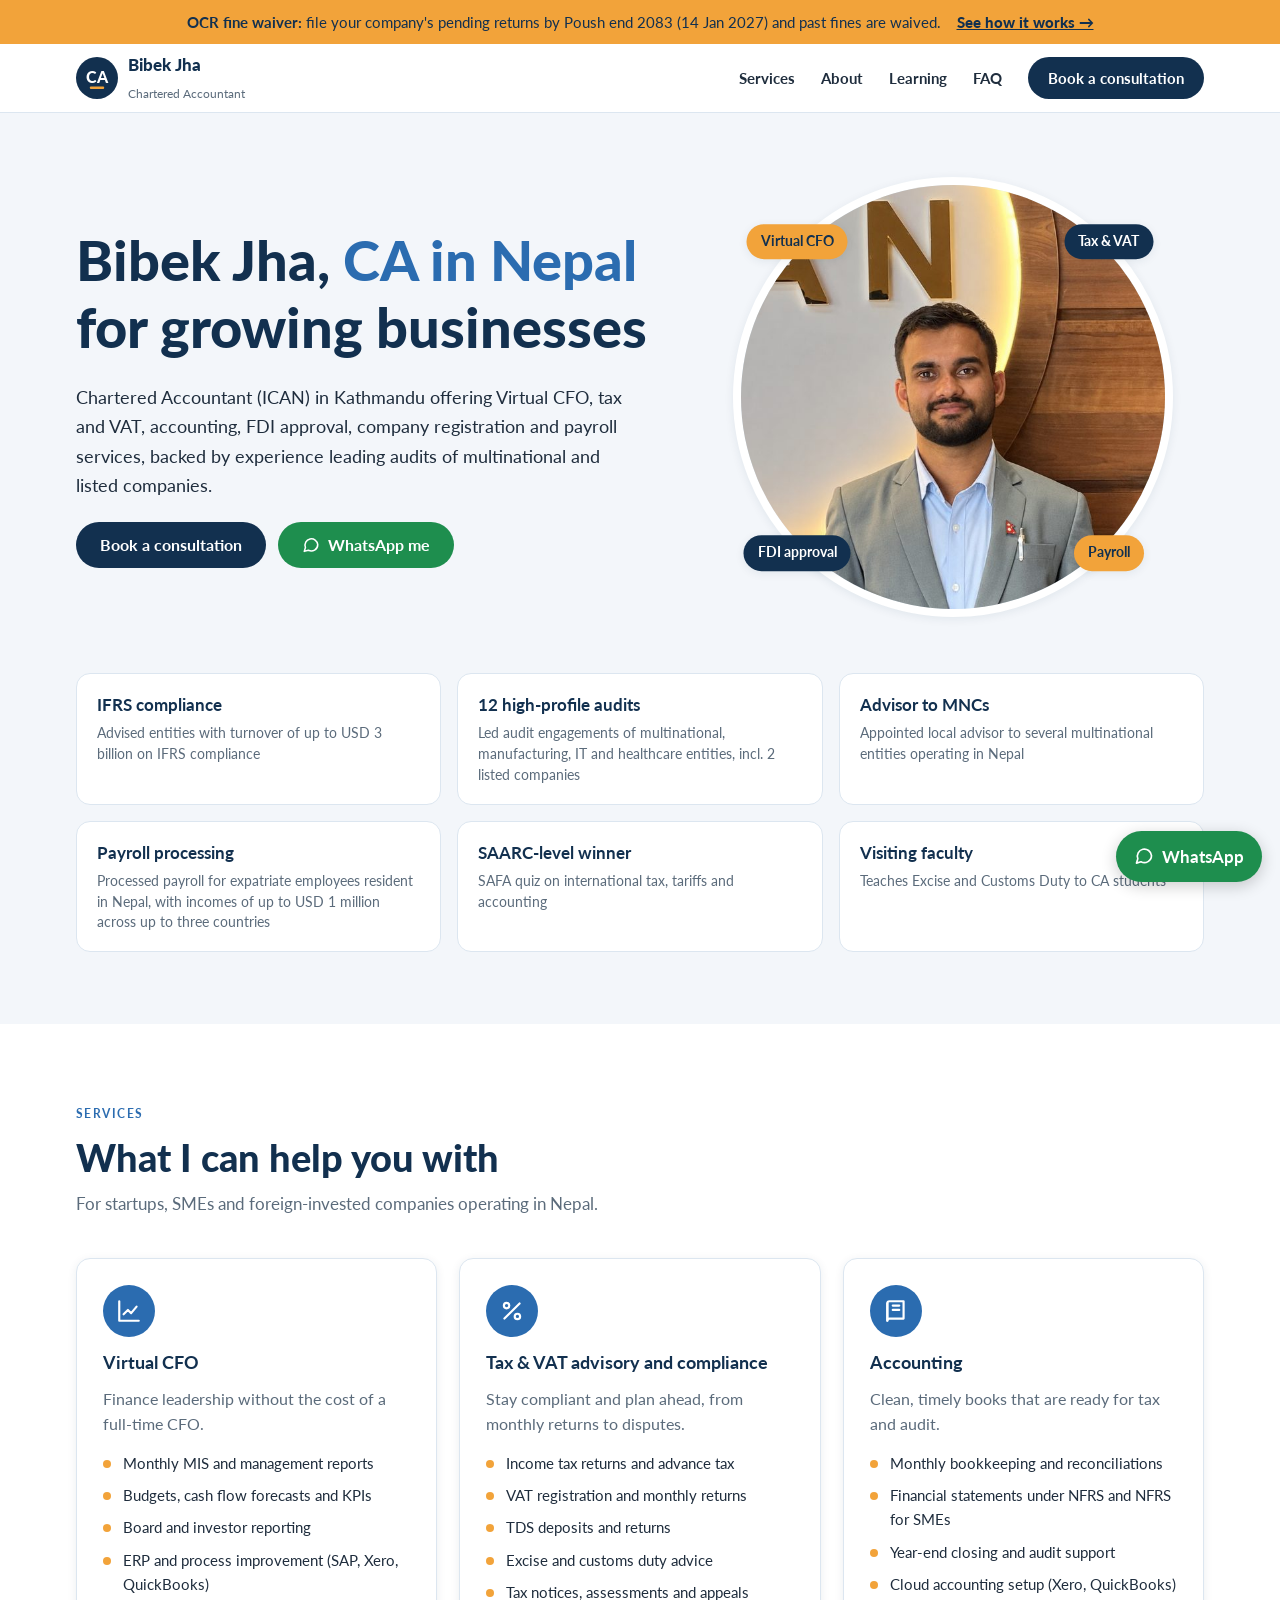
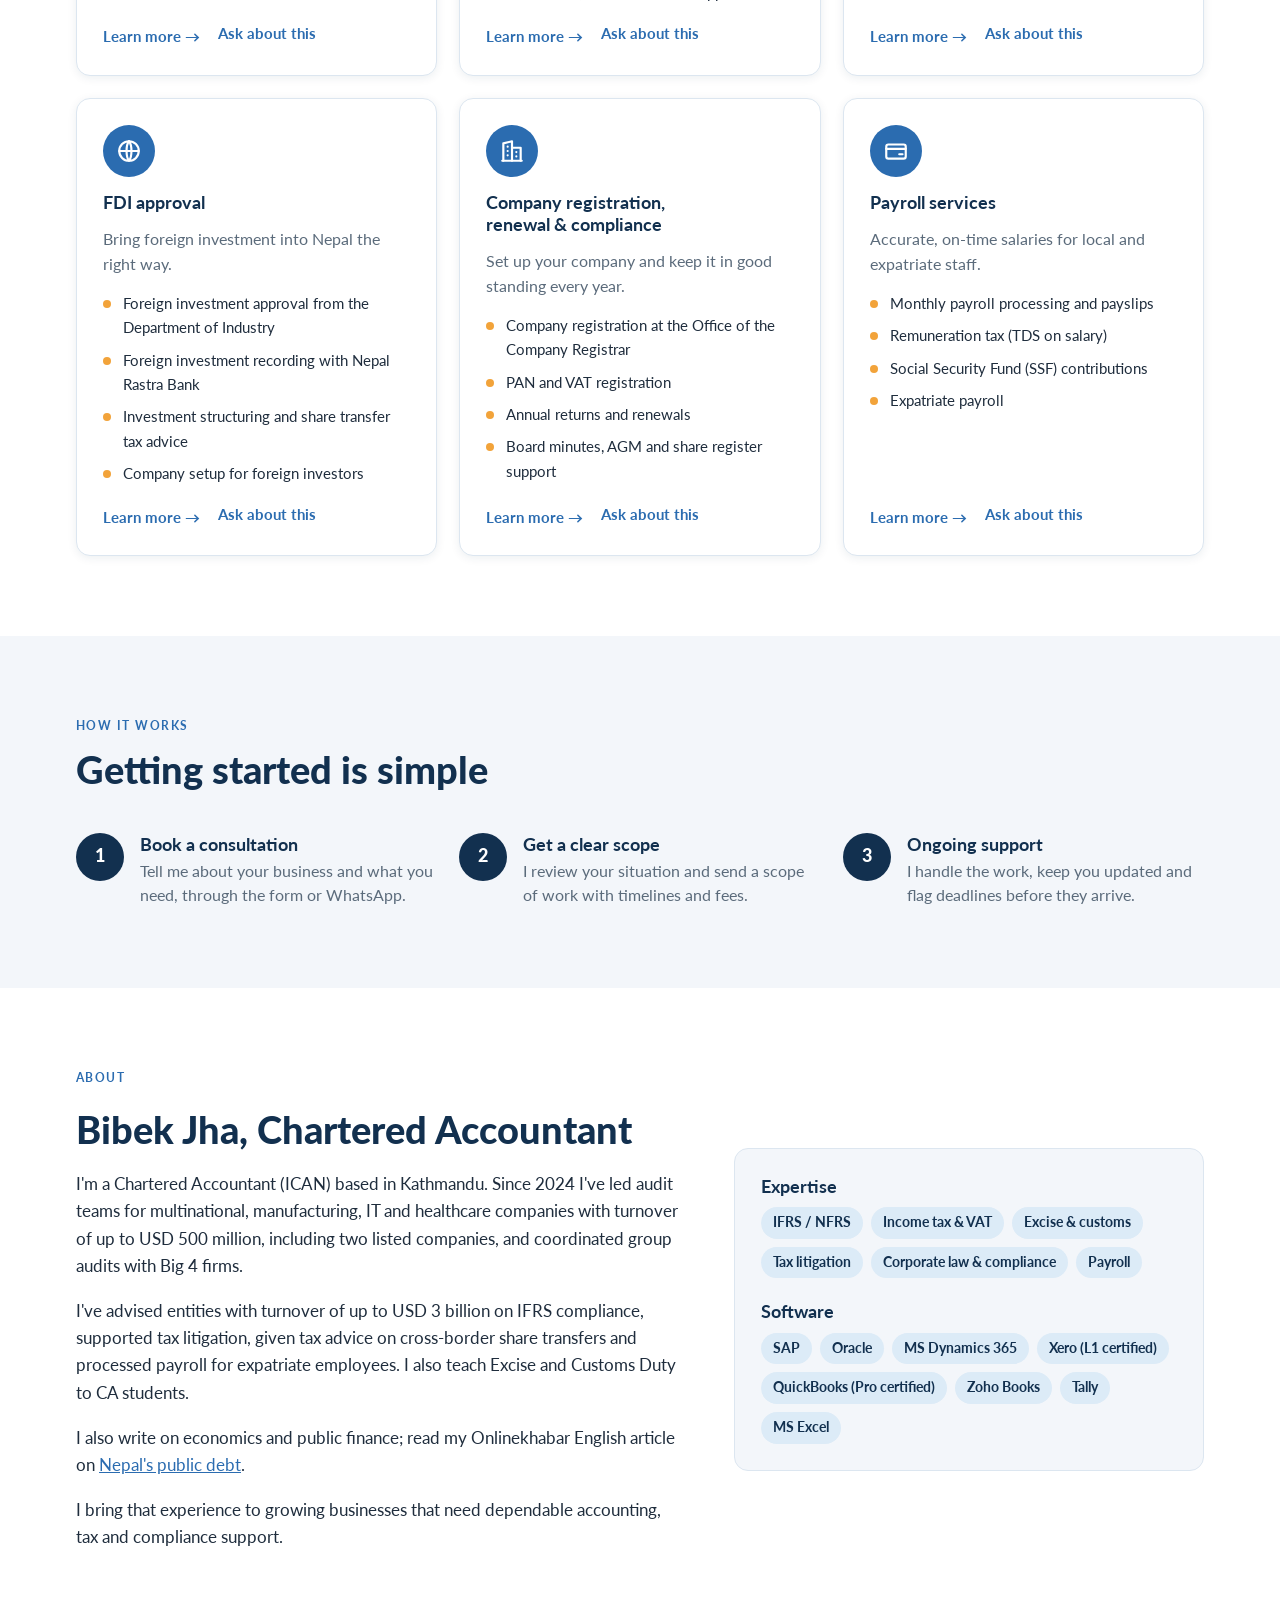
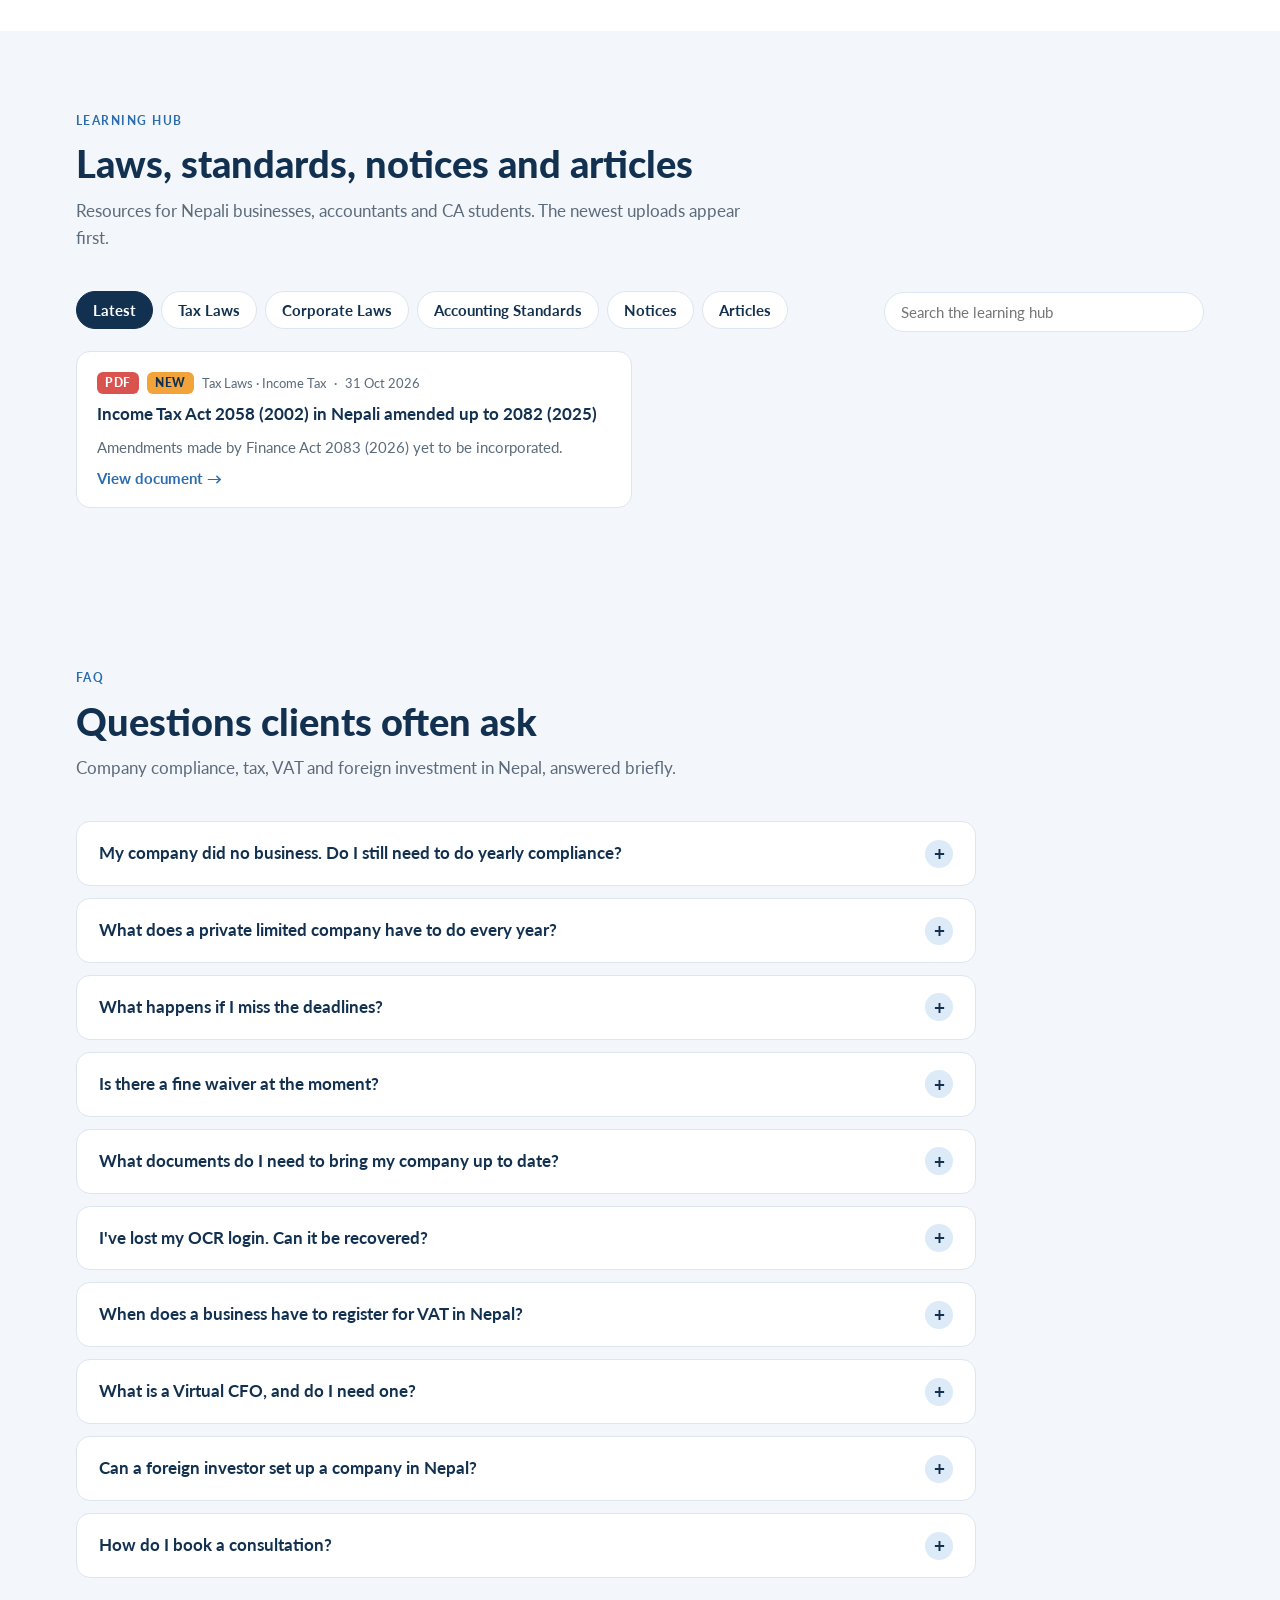
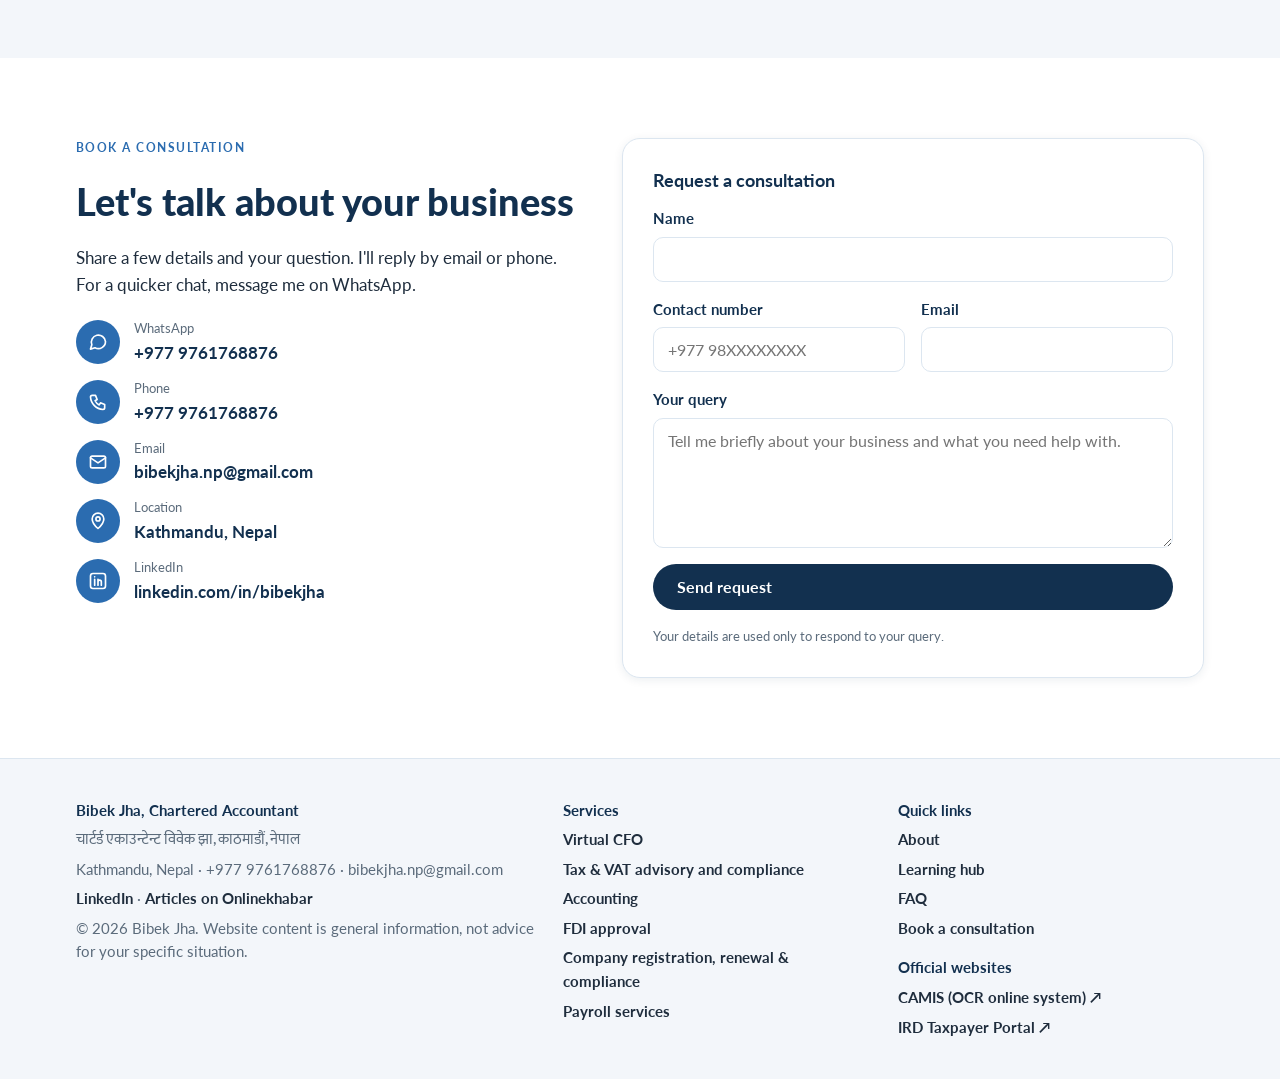
<file: index.html>
<!doctype html>
<html lang="en">
<head>
<meta charset="utf-8">
<meta name="viewport" content="width=device-width,initial-scale=1,viewport-fit=cover">
<title>CA in Nepal | Bibek Jha, Chartered Accountant, Kathmandu</title>
<meta name="claude:viewport-fit-sides" content="cover">
<meta name="description" content="CA Bibek Jha is a Chartered Accountant (ICAN) in Kathmandu, Nepal. Virtual CFO, tax and VAT, accounting, FDI approval, company registration and payroll services. Book a consultation.">
<link rel="canonical" href="https://bibekjha.com.np/">
<meta name="keywords" content="CA in Nepal, Chartered Accountant Nepal, Chartered Accountant Kathmandu, Virtual CFO Nepal, VAT Nepal, income tax Nepal, FDI approval Nepal, company registration Nepal, payroll Nepal">
<meta name="author" content="Bibek Jha">
<meta name="robots" content="index,follow">
<meta property="og:type" content="website">
<meta property="og:title" content="CA in Nepal | Bibek Jha, Chartered Accountant">
<meta property="og:url" content="https://bibekjha.com.np/">
<meta property="og:site_name" content="Bibek Jha, Chartered Accountant">
<meta property="og:locale" content="en_NP">
<meta property="og:description" content="Virtual CFO, tax & VAT, accounting, FDI approval, company registration and payroll services in Nepal.">
<meta property="og:image" content="https://bibekjha.com.np/og-image.jpg">
<meta property="og:image:width" content="1200">
<meta property="og:image:height" content="630">
<meta property="og:image:alt" content="Bibek Jha, CA in Nepal">
<meta name="twitter:card" content="summary_large_image">
<meta name="geo.region" content="NP-P3">
<meta name="geo.placename" content="Kathmandu">
<link rel="icon" href="favicon.svg" type="image/svg+xml">
<link rel="icon" href="favicon-96.png" sizes="96x96" type="image/png">
<link rel="icon" href="favicon.ico" sizes="any">
<link rel="apple-touch-icon" href="apple-touch-icon.png">
<link rel="manifest" href="site.webmanifest">
<meta name="theme-color" content="#12304F">
<link rel="preconnect" href="https://fonts.googleapis.com">
<link rel="preconnect" href="https://fonts.gstatic.com" crossorigin>
<link rel="stylesheet" href="https://fonts.googleapis.com/css2?family=Lato:ital,wght@0,400;0,700;0,900;1,400&family=Mukta:wght@400;600;700&display=swap">
<script type="application/ld+json">
{
  "@context": "https://schema.org",
  "@type": "AccountingService",
  "@id": "https://bibekjha.com.np/#business",
  "name": "Bibek Jha, Chartered Accountant",
  "alternateName": ["CA Bibek Jha", "Bibek Jha CA"],
  "url": "https://bibekjha.com.np/",
  "logo": "https://bibekjha.com.np/favicon.svg",
  "description": "Chartered Accountant in Kathmandu, Nepal offering Virtual CFO, tax and VAT advisory and compliance, accounting, FDI approval, company registration, renewal and compliance, and payroll services.",
  "image": "https://bibekjha.com.np/photo.jpg",
  "telephone": "+977-9761768876",
  "email": "bibekjha.np@gmail.com",
  "sameAs": ["https://www.linkedin.com/in/bibekjha/", "https://english.onlinekhabar.com/writer/499792"],
  "address": { "@type": "PostalAddress", "addressLocality": "Kathmandu", "addressCountry": "NP" },
  "areaServed": { "@type": "Country", "name": "Nepal" },
  "founder": {
    "@type": "Person",
    "name": "Bibek Jha",
    "jobTitle": "Chartered Accountant",
    "image": "https://bibekjha.com.np/photo.jpg",
    "url": "https://bibekjha.com.np/#about",
    "sameAs": ["https://www.linkedin.com/in/bibekjha/", "https://english.onlinekhabar.com/writer/499792"],
    "memberOf": { "@type": "Organization", "name": "The Institute of Chartered Accountants of Nepal" }
  },
  "knowsAbout": ["Virtual CFO", "Income tax", "VAT", "Excise duty", "Customs duty", "NFRS", "IFRS", "FDI approval", "Company registration", "Payroll", "SAP"],
  "hasOfferCatalog": {
    "@type": "OfferCatalog",
    "name": "Services",
    "itemListElement": [
      { "@type": "Offer", "itemOffered": { "@type": "Service", "name": "Virtual CFO" } },
      { "@type": "Offer", "itemOffered": { "@type": "Service", "name": "Tax & VAT advisory and compliance" } },
      { "@type": "Offer", "itemOffered": { "@type": "Service", "name": "Accounting" } },
      { "@type": "Offer", "itemOffered": { "@type": "Service", "name": "FDI approval" } },
      { "@type": "Offer", "itemOffered": { "@type": "Service", "name": "Company registration, renewal & compliance" } },
      { "@type": "Offer", "itemOffered": { "@type": "Service", "name": "Payroll services" } }
    ]
  }
}
</script>
<link rel="stylesheet" href="styles.css">
<script type="application/ld+json" id="faq-ld">
{
 "@context": "https://schema.org",
 "@type": "FAQPage",
 "mainEntity": [
  {
   "@type": "Question",
   "name": "My company did no business. Do I still need to do yearly compliance?",
   "acceptedAnswer": {
    "@type": "Answer",
    "text": "Yes. As long as a company is registered at the Office of the Company Registrar (OCR), its yearly duties continue whether it trades or not: an audit, the income tax return (D3) and the yearly update at OCR. Missed years keep adding fines, often reaching lakhs of rupees."
   }
  },
  {
   "@type": "Question",
   "name": "What does a private limited company have to do every year?",
   "acceptedAnswer": {
    "@type": "Answer",
    "text": "Have its accounts for the fiscal year (Shrawan 1 to Asar end) audited.File the income tax return (D3) with the Inland Revenue Department, pay any tax due and get tax clearance.Update its records at OCR (adhyavadhik) by submitting the audit report, share details and auditor appointment information.These are generally due within six months of Asar end, by Poush end."
   }
  },
  {
   "@type": "Question",
   "name": "What happens if I miss the deadlines?",
   "acceptedAnswer": {
    "@type": "Answer",
    "text": "OCR charges a fine for each late filing for each year, based on paid-up capital. For a company with paid-up capital up to Rs. 25 lakh, the first year late costs Rs. 5,000 per filing and every further year adds Rs. 5,000. On the tax side, a late return attracts a fee under section 117 of the Income Tax Act and unpaid tax carries 15% annual interest under section 119. A late VAT return is fined Rs. 1,000 per return."
   }
  },
  {
   "@type": "Question",
   "name": "Is there a fine waiver at the moment?",
   "acceptedAnswer": {
    "@type": "Answer",
    "text": "Yes, until Poush end 2083 (14 January 2027). Under the Finance Act 2083, OCR waives past fines, fees and interest in full if the company files its FY 2082/83 returns by that date. On the tax side, if returns for every year up to FY 2082/83 are filed by Poush end, the company pays the base tax plus 1%, and the section 117 fees and 15% interest are waived. The same relief applies to VAT and excise."
   }
  },
  {
   "@type": "Question",
   "name": "What documents do I need to bring my company up to date?",
   "acceptedAnswer": {
    "@type": "Answer",
    "text": "Your company registration certificate, OCR (CAMIS) login, PAN certificate, and any bank statements or bills for the missing years. The financial statements, minutes and filing letters are prepared from those."
   }
  },
  {
   "@type": "Question",
   "name": "I've lost my OCR login. Can it be recovered?",
   "acceptedAnswer": {
    "@type": "Answer",
    "text": "Yes. An e-service access application is filed online, the board passes a decision naming the authorised person, and the director verifies their identity in person (सनाखत) at OCR or the ward office. OCR then issues a new username and password."
   }
  },
  {
   "@type": "Question",
   "name": "When does a business have to register for VAT in Nepal?",
   "acceptedAnswer": {
    "@type": "Answer",
    "text": "Under current law, VAT registration is required once annual turnover exceeds NPR 50 lakh for goods, or NPR 30 lakh for services or a mix of goods and services. Some business types must register regardless of turnover. The standard VAT rate is 13%, and returns are filed monthly by the 25th of the following Nepali month, even when there were no sales."
   }
  },
  {
   "@type": "Question",
   "name": "What is a Virtual CFO, and do I need one?",
   "acceptedAnswer": {
    "@type": "Answer",
    "text": "A Virtual CFO gives you senior finance support part-time: management reports, budgets, cash flow planning, KPIs and investor or bank reporting. It suits startups and growing SMEs that need more than bookkeeping but not a full-time CFO."
   }
  },
  {
   "@type": "Question",
   "name": "Can a foreign investor set up a company in Nepal?",
   "acceptedAnswer": {
    "@type": "Answer",
    "text": "Yes, in sectors open to foreign investment under the Foreign Investment and Technology Transfer Act, 2075. Under current government policy the minimum is NPR 2 crore (20 million) per investor, and there is no minimum for IT companies. The Department of Industry approves all foreign investment; the company is then registered and the investment recorded with Nepal Rastra Bank."
   }
  },
  {
   "@type": "Question",
   "name": "How do I book a consultation?",
   "acceptedAnswer": {
    "@type": "Answer",
    "text": "Use the consultation form on this website or message me on WhatsApp at +977 9761768876. Share a few details about your business and I'll get back to you."
   }
  }
 ]
}
</script>
</head>
<body>

<div class="notice-bar" data-expires="2027-01-15"><div class="wrap"><span><strong>OCR fine waiver:</strong> file your company's pending returns by Poush end 2083 (14 Jan 2027) and past fines are waived.</span><a href="company-registration-nepal.html#waiver">See how it works →</a></div></div>
<header class="site">
  <div class="wrap nav">
    <a class="brand" href="#top" aria-label="Bibek Jha, Chartered Accountant, home">
      <svg class="logo" viewBox="0 0 64 64" role="img" aria-label="CA"><circle cx="32" cy="32" r="32" style="fill: var(--btn)"/><text x="32" y="39" text-anchor="middle" font-family="Lato, Arial, sans-serif" font-weight="900" font-size="25" letter-spacing="0.5" style="fill: var(--btn-ink)">CA</text><rect x="21" y="45" width="22" height="3.6" rx="1.8" style="fill: var(--amber)"/></svg>
      <span><span class="brand-name">Bibek Jha</span><br><span class="brand-sub">Chartered Accountant</span></span>
    </a>
    <button class="menu-btn" id="menuBtn" aria-expanded="false" aria-controls="navLinks">Menu</button>
    <nav class="nav-links" id="navLinks">
      <a href="#services">Services</a>
      <a href="#about">About</a>
      <a href="#learning">Learning</a>
      <a href="#faq">FAQ</a>
      <a class="btn btn-primary" href="#book">Book a consultation</a>
    </nav>
  </div>
</header>

<main id="top">
  <section class="hero">
    <div class="wrap">
      <div class="hero-grid">
        <div class="hero-copy">
          <h1>Bibek Jha, <span>CA in Nepal</span> for growing businesses</h1>
          <p class="hero-lead">Chartered Accountant (ICAN) in Kathmandu offering Virtual CFO, tax and VAT, accounting, FDI approval, company registration and payroll services, backed by experience leading audits of multinational and listed companies.</p>
          <div class="hero-ctas">
            <a class="btn btn-primary" href="#book">Book a consultation</a>
            <a class="btn btn-wa" href="https://wa.me/9779761768876?text=Hello%20Bibek%2C%20I%20would%20like%20to%20discuss%20my%20accounting%20and%20tax%20needs." target="_blank" rel="noopener">
              <svg viewBox="0 0 24 24" fill="none" stroke="currentColor" stroke-width="2" stroke-linecap="round" stroke-linejoin="round" aria-hidden="true"><path d="M21 11.5a8.5 8.5 0 0 1-12.6 7.4L3 20.5l1.6-5.2A8.5 8.5 0 1 1 21 11.5z"/></svg>
              WhatsApp me
            </a>
          </div>
        </div>
        <div class="hero-visual">
          <div class="hero-circle"><img src="photo.jpg" alt="CA Bibek Jha, Chartered Accountant in Kathmandu, Nepal" width="640" height="640"></div>
          <span class="float-chip chip-a">Virtual CFO</span>
          <span class="float-chip chip-b">Tax &amp; VAT</span>
          <span class="float-chip chip-c">FDI approval</span>
          <span class="float-chip chip-d">Payroll</span>
        </div>
      </div>
      <div class="creds">
        <div class="cred"><strong>IFRS compliance</strong><span>Advised entities with turnover of up to USD 3 billion on IFRS compliance</span></div>
        <div class="cred"><strong>12 high-profile audits</strong><span>Led audit engagements of multinational, manufacturing, IT and healthcare entities, incl. 2 listed companies</span></div>
        <div class="cred"><strong>Advisor to MNCs</strong><span>Appointed local advisor to several multinational entities operating in Nepal</span></div>
        <div class="cred"><strong>Payroll processing</strong><span>Processed payroll for expatriate employees resident in Nepal, with incomes of up to USD 1 million across up to three countries</span></div>
        <div class="cred"><strong>SAARC-level winner</strong><span>SAFA quiz on international tax, tariffs and accounting</span></div>
        <div class="cred"><strong>Visiting faculty</strong><span>Teaches Excise and Customs Duty to CA students</span></div>
      </div>
    </div>
  </section>

  <section class="band" id="services">
    <div class="wrap">
      <div class="section-head">
        <span class="eyebrow">Services</span>
        <h2>What I can help you with</h2>
        <p>For startups, SMEs and foreign-invested companies operating in Nepal.</p>
      </div>
      <div class="services">
        <article class="svc">
          <span class="icon"><svg viewBox="0 0 24 24" aria-hidden="true"><path d="M3 3v18h18"/><path d="M7 15l4-4 3 3 5-6"/></svg></span>
          <h3>Virtual CFO</h3>
          <p>Finance leadership without the cost of a full-time CFO.</p>
          <ul><li>Monthly MIS and management reports</li><li>Budgets, cash flow forecasts and KPIs</li><li>Board and investor reporting</li><li>ERP and process improvement (SAP, Xero, QuickBooks)</li></ul>
          <div class="svc-links"><a href="virtual-cfo-nepal.html">Learn more →</a><button class="ask" data-service="Virtual CFO">Ask about this</button></div>
        </article>
        <article class="svc">
          <span class="icon"><svg viewBox="0 0 24 24" aria-hidden="true"><path d="M19 5L5 19"/><circle cx="7" cy="7" r="2.5"/><circle cx="17" cy="17" r="2.5"/></svg></span>
          <h3>Tax &amp; VAT advisory and compliance</h3>
          <p>Stay compliant and plan ahead, from monthly returns to disputes.</p>
          <ul><li>Income tax returns and advance tax</li><li>VAT registration and monthly returns</li><li>TDS deposits and returns</li><li>Excise and customs duty advice</li><li>Tax notices, assessments and appeals</li></ul>
          <div class="svc-links"><a href="tax-vat-services-nepal.html">Learn more →</a><button class="ask" data-service="Tax & VAT advisory and compliance">Ask about this</button></div>
        </article>
        <article class="svc">
          <span class="icon"><svg viewBox="0 0 24 24" aria-hidden="true"><path d="M4 5a2 2 0 0 1 2-2h13v16H6a2 2 0 0 0-2 2z"/><path d="M4 21V5"/><path d="M9 7h6M9 11h6"/></svg></span>
          <h3>Accounting</h3>
          <p>Clean, timely books that are ready for tax and audit.</p>
          <ul><li>Monthly bookkeeping and reconciliations</li><li>Financial statements under NFRS and NFRS for SMEs</li><li>Year-end closing and audit support</li><li>Cloud accounting setup (Xero, QuickBooks)</li></ul>
          <div class="svc-links"><a href="accounting-services-nepal.html">Learn more →</a><button class="ask" data-service="Accounting">Ask about this</button></div>
        </article>
        <article class="svc">
          <span class="icon"><svg viewBox="0 0 24 24" aria-hidden="true"><circle cx="12" cy="12" r="9"/><path d="M3 12h18M12 3c3 3.5 3 14.5 0 18M12 3c-3 3.5-3 14.5 0 18"/></svg></span>
          <h3>FDI approval</h3>
          <p>Bring foreign investment into Nepal the right way.</p>
          <ul><li>Foreign investment approval from the Department of Industry</li><li>Foreign investment recording with Nepal Rastra Bank</li><li>Investment structuring and share transfer tax advice</li><li>Company setup for foreign investors</li></ul>
          <div class="svc-links"><a href="fdi-approval-nepal.html">Learn more →</a><button class="ask" data-service="FDI approval">Ask about this</button></div>
        </article>
        <article class="svc">
          <span class="icon"><svg viewBox="0 0 24 24" aria-hidden="true"><path d="M4 21V5l8-2v18"/><path d="M12 9h8v12"/><path d="M3 21h18"/><path d="M8 8v.01M8 12v.01M8 16v.01M16 13v.01M16 17v.01"/></svg></span>
          <h3>Company registration, renewal &amp; compliance</h3>
          <p>Set up your company and keep it in good standing every year.</p>
          <ul><li>Company registration at the Office of the Company Registrar</li><li>PAN and VAT registration</li><li>Annual returns and renewals</li><li>Board minutes, AGM and share register support</li></ul>
          <div class="svc-links"><a href="company-registration-nepal.html">Learn more →</a><button class="ask" data-service="Company registration, renewal & compliance">Ask about this</button></div>
        </article>
        <article class="svc">
          <span class="icon"><svg viewBox="0 0 24 24" aria-hidden="true"><rect x="3" y="6" width="18" height="13" rx="2"/><path d="M3 10h18"/><path d="M15 15h3"/></svg></span>
          <h3>Payroll services</h3>
          <p>Accurate, on-time salaries for local and expatriate staff.</p>
          <ul><li>Monthly payroll processing and payslips</li><li>Remuneration tax (TDS on salary)</li><li>Social Security Fund (SSF) contributions</li><li>Expatriate payroll</li></ul>
          <div class="svc-links"><a href="payroll-services-nepal.html">Learn more →</a><button class="ask" data-service="Payroll services">Ask about this</button></div>
        </article>
      </div>
    </div>
  </section>

  <section class="band tinted" id="process">
    <div class="wrap">
      <div class="section-head">
        <span class="eyebrow">How it works</span>
        <h2>Getting started is simple</h2>
      </div>
      <div class="steps">
        <div class="step"><span class="num">1</span><div><h3>Book a consultation</h3><p>Tell me about your business and what you need, through the form or WhatsApp.</p></div></div>
        <div class="step"><span class="num">2</span><div><h3>Get a clear scope</h3><p>I review your situation and send a scope of work with timelines and fees.</p></div></div>
        <div class="step"><span class="num">3</span><div><h3>Ongoing support</h3><p>I handle the work, keep you updated and flag deadlines before they arrive.</p></div></div>
      </div>
    </div>
  </section>

  <section class="band" id="about">
    <div class="wrap about">
      <div class="about-copy">
        <span class="eyebrow">About</span>
        <h2>Bibek Jha, Chartered Accountant</h2>
        <p>I'm a Chartered Accountant (ICAN) based in Kathmandu. Since 2024 I've led audit teams for multinational, manufacturing, IT and healthcare companies with turnover of up to USD 500 million, including two listed companies, and coordinated group audits with Big 4 firms.</p>
        <p>I've advised entities with turnover of up to USD 3 billion on IFRS compliance, supported tax litigation, given tax advice on cross-border share transfers and processed payroll for expatriate employees. I also teach Excise and Customs Duty to CA students.</p>
        <p>I also write on economics and public finance; read my Onlinekhabar English article on <a href="https://english.onlinekhabar.com/nepals-public-debt-status-sri-lanka.html" target="_blank" rel="noopener">Nepal's public debt</a>.</p>
        <p>I bring that experience to growing businesses that need dependable accounting, tax and compliance support.</p>
      </div>
      <aside class="skills">
        <div>
          <h3>Expertise</h3>
          <div class="tags"><span class="tag">IFRS / NFRS</span><span class="tag">Income tax &amp; VAT</span><span class="tag">Excise &amp; customs</span><span class="tag">Tax litigation</span><span class="tag">Corporate law &amp; compliance</span><span class="tag">Payroll</span></div>
        </div>
        <div>
          <h3>Software</h3>
          <div class="tags"><span class="tag">SAP</span><span class="tag">Oracle</span><span class="tag">MS Dynamics 365</span><span class="tag">Xero (L1 certified)</span><span class="tag">QuickBooks (Pro certified)</span><span class="tag">Zoho Books</span><span class="tag">Tally</span><span class="tag">MS Excel</span></div>
        </div>
      </aside>
    </div>
  </section>

  <section class="band tinted" id="learning">
    <div class="wrap">
      <div class="section-head">
        <span class="eyebrow">Learning hub</span>
        <h2>Laws, standards, notices and articles</h2>
        <p>Resources for Nepali businesses, accountants and CA students. The newest uploads appear first.</p>
      </div>
      <div class="learn-top">
        <div class="tabs" role="tablist" id="tabs"></div>
        <label class="search"><span class="hp">Search</span><input id="q" type="search" placeholder="Search the learning hub"></label>
      </div>
      <div class="folders" id="folders"></div>
      <div class="items" id="items"></div>
    </div>
  </section>






  <section class="band tinted" id="faq">
    <div class="wrap">
      <div class="section-head">
        <span class="eyebrow">FAQ</span>
        <h2>Questions clients often ask</h2>
        <p>Company compliance, tax, VAT and foreign investment in Nepal, answered briefly.</p>
      </div>
      <div class="faq"><details><summary>My company did no business. Do I still need to do yearly compliance?</summary><div class="answer"><p>Yes. As long as a company is registered at the Office of the Company Registrar (OCR), its yearly duties continue whether it trades or not: an audit, the income tax return (D3) and the yearly update at OCR. Missed years keep adding fines, often reaching lakhs of rupees.</p></div></details><details><summary>What does a private limited company have to do every year?</summary><div class="answer"><ul><li>Have its accounts for the fiscal year (Shrawan 1 to Asar end) audited.</li><li>File the income tax return (D3) with the Inland Revenue Department, pay any tax due and get tax clearance.</li><li>Update its records at OCR (adhyavadhik) by submitting the audit report, share details and auditor appointment information.</li></ul><p>These are generally due within six months of Asar end, by Poush end.</p></div></details><details><summary>What happens if I miss the deadlines?</summary><div class="answer"><p>OCR charges a fine for each late filing for each year, based on paid-up capital. For a company with paid-up capital up to Rs. 25 lakh, the first year late costs Rs. 5,000 per filing and every further year adds Rs. 5,000. On the tax side, a late return attracts a fee under section 117 of the Income Tax Act and unpaid tax carries 15% annual interest under section 119. A late VAT return is fined Rs. 1,000 per return.</p></div></details><details><summary>Is there a fine waiver at the moment?</summary><div class="answer"><p>Yes, until Poush end 2083 (14 January 2027). Under the Finance Act 2083, OCR waives past fines, fees and interest in full if the company files its FY 2082/83 returns by that date. On the tax side, if returns for every year up to FY 2082/83 are filed by Poush end, the company pays the base tax plus 1%, and the section 117 fees and 15% interest are waived. The same relief applies to VAT and excise.</p></div></details><details><summary>What documents do I need to bring my company up to date?</summary><div class="answer"><p>Your company registration certificate, OCR (CAMIS) login, PAN certificate, and any bank statements or bills for the missing years. The financial statements, minutes and filing letters are prepared from those.</p></div></details><details><summary>I&#x27;ve lost my OCR login. Can it be recovered?</summary><div class="answer"><p>Yes. An e-service access application is filed online, the board passes a decision naming the authorised person, and the director verifies their identity in person (सनाखत) at OCR or the ward office. OCR then issues a new username and password.</p></div></details><details><summary>When does a business have to register for VAT in Nepal?</summary><div class="answer"><p>Under current law, VAT registration is required once annual turnover exceeds NPR 50 lakh for goods, or NPR 30 lakh for services or a mix of goods and services. Some business types must register regardless of turnover. The standard VAT rate is 13%, and returns are filed monthly by the 25th of the following Nepali month, even when there were no sales.</p></div></details><details><summary>What is a Virtual CFO, and do I need one?</summary><div class="answer"><p>A Virtual CFO gives you senior finance support part-time: management reports, budgets, cash flow planning, KPIs and investor or bank reporting. It suits startups and growing SMEs that need more than bookkeeping but not a full-time CFO.</p></div></details><details><summary>Can a foreign investor set up a company in Nepal?</summary><div class="answer"><p>Yes, in sectors open to foreign investment under the Foreign Investment and Technology Transfer Act, 2075. Under current government policy the minimum is NPR 2 crore (20 million) per investor, and there is no minimum for IT companies. The Department of Industry approves all foreign investment; the company is then registered and the investment recorded with Nepal Rastra Bank.</p></div></details><details><summary>How do I book a consultation?</summary><div class="answer"><p>Use the consultation form on this website or message me on WhatsApp at +977 9761768876. Share a few details about your business and I'll get back to you.</p></div></details></div>
    </div>
  </section>

  <section class="band" id="book">
    <div class="wrap book">
      <div class="book-info">
        <span class="eyebrow">Book a consultation</span>
        <h2>Let's talk about your business</h2>
        <p>Share a few details and your question. I'll reply by email or phone. For a quicker chat, message me on WhatsApp.</p>
        <div class="contact-list">
          <div class="contact"><span class="icon"><svg viewBox="0 0 24 24" aria-hidden="true"><path d="M21 11.5a8.5 8.5 0 0 1-12.6 7.4L3 20.5l1.6-5.2A8.5 8.5 0 1 1 21 11.5z"/></svg></span><div><small>WhatsApp</small><a href="https://wa.me/9779761768876" target="_blank" rel="noopener">+977 9761768876</a></div></div>
          <div class="contact"><span class="icon"><svg viewBox="0 0 24 24" aria-hidden="true"><path d="M5 4h4l2 5-2.5 1.5a11 11 0 0 0 5 5L15 13l5 2v4a2 2 0 0 1-2 2A16 16 0 0 1 3 6a2 2 0 0 1 2-2"/></svg></span><div><small>Phone</small><a href="tel:+9779761768876">+977 9761768876</a></div></div>
          <div class="contact"><span class="icon"><svg viewBox="0 0 24 24" aria-hidden="true"><rect x="3" y="5" width="18" height="14" rx="2"/><path d="M3 7l9 6 9-6"/></svg></span><div><small>Email</small><a href="mailto:bibekjha.np@gmail.com">bibekjha.np@gmail.com</a></div></div>
          <div class="contact"><span class="icon"><svg viewBox="0 0 24 24" aria-hidden="true"><path d="M12 21s-7-6.2-7-11.5a7 7 0 0 1 14 0C19 14.8 12 21 12 21z"/><circle cx="12" cy="9.5" r="2.5"/></svg></span><div><small>Location</small><span class="v">Kathmandu, Nepal</span></div></div>
          <div class="contact"><span class="icon"><svg viewBox="0 0 24 24" aria-hidden="true"><rect x="3" y="3" width="18" height="18" rx="3"/><path d="M8 10v7M8 7v.01M12 17v-4a2 2 0 0 1 4 0v4M12 10v7"/></svg></span><div><small>LinkedIn</small><a href="https://www.linkedin.com/in/bibekjha/" target="_blank" rel="noopener">linkedin.com/in/bibekjha</a></div></div>
        </div>
      </div>
      <form class="form-card" id="bookForm" novalidate>
        <h3>Request a consultation</h3>
        <div class="field"><label for="f-name">Name</label><input id="f-name" name="name" autocomplete="name" required></div>
        <div class="row2">
          <div class="field"><label for="f-phone">Contact number</label><input id="f-phone" name="phone" type="tel" autocomplete="tel" placeholder="+977 98XXXXXXXX" required></div>
          <div class="field"><label for="f-email">Email</label><input id="f-email" name="email" type="email" autocomplete="email" required></div>
        </div>
        <div class="field"><label for="f-query">Your query</label><textarea id="f-query" name="message" required placeholder="Tell me briefly about your business and what you need help with."></textarea></div>
        <input class="hp" type="text" name="_honey" id="f-honey" tabindex="-1" autocomplete="off" aria-hidden="true">
        <button class="btn btn-primary" type="submit" id="f-submit">Send request</button>
        <div class="status" id="f-status" role="status" hidden></div>
        <p class="fine">Your details are used only to respond to your query.</p>
      </form>
    </div>
  </section>
</main>

<footer>
  <div class="wrap foot">
    <div class="foot-col">
      <strong style="color: var(--heading)">Bibek Jha, Chartered Accountant</strong>
      <span class="np">चार्टर्ड एकाउन्टेन्ट विवेक झा, काठमाडौं, नेपाल</span>
      <span>Kathmandu, Nepal · +977 9761768876 · bibekjha.np@gmail.com</span>
      <span><a href="https://www.linkedin.com/in/bibekjha/" target="_blank" rel="noopener">LinkedIn</a> · <a href="https://english.onlinekhabar.com/writer/499792" target="_blank" rel="noopener">Articles on Onlinekhabar</a></span>
      <span>© <span class="yr">2026</span> Bibek Jha. Website content is general information, not advice for your specific situation.</span>
    </div>
    <div class="foot-col">
      <strong style="color: var(--heading)">Services</strong>
      <ul class="foot-list"><li><a href="virtual-cfo-nepal.html">Virtual CFO</a></li><li><a href="tax-vat-services-nepal.html">Tax &amp; VAT advisory and compliance</a></li><li><a href="accounting-services-nepal.html">Accounting</a></li><li><a href="fdi-approval-nepal.html">FDI approval</a></li><li><a href="company-registration-nepal.html">Company registration, renewal &amp; compliance</a></li><li><a href="payroll-services-nepal.html">Payroll services</a></li></ul>
    </div>
    <div class="foot-col">
      <strong style="color: var(--heading)">Quick links</strong>
      <ul class="foot-list"><li><a href="#about">About</a></li><li><a href="#learning">Learning hub</a></li><li><a href="#faq">FAQ</a></li><li><a href="#book">Book a consultation</a></li></ul>
      <strong style="color: var(--heading); margin-top: 10px">Official websites</strong>
      <ul class="foot-list"><li><a href="https://camis.ocr.gov.np" target="_blank" rel="noopener">CAMIS (OCR online system) ↗</a></li><li><a href="https://taxpayerportal.ird.gov.np/taxpayer/app.html" target="_blank" rel="noopener">IRD Taxpayer Portal ↗</a></li></ul>
    </div>
  </div>
</footer>

<a class="wa-float" href="https://wa.me/9779761768876?text=Hello%20Bibek%2C%20I%20would%20like%20to%20discuss%20my%20accounting%20and%20tax%20needs." target="_blank" rel="noopener" aria-label="Chat on WhatsApp">
  <svg viewBox="0 0 24 24" fill="none" stroke="currentColor" stroke-width="2" stroke-linecap="round" stroke-linejoin="round" aria-hidden="true"><path d="M21 11.5a8.5 8.5 0 0 1-12.6 7.4L3 20.5l1.6-5.2A8.5 8.5 0 1 1 21 11.5z"/></svg>
  <span>WhatsApp</span>
</a>

<div class="reader" id="reader" hidden>
  <div class="reader-card" role="dialog" aria-modal="true" aria-labelledby="readerTitle">
    <button class="close" id="readerClose" aria-label="Close article">×</button>
    <div class="item-meta" id="readerMeta"></div>
    <h2 id="readerTitle"></h2>
    <div class="reader-body" id="readerBody"></div>
  </div>
</div>

<script src="site.js"></script>
<script>document.write('<script src="content.js?v=' + Date.now() + '"><\/script>');</script>
<script>
(function () {
  "use strict";
  var FORM_ENDPOINT = "https://formsubmit.co/ajax/bibekjha.np@gmail.com";
  var SECTIONS = [
    { name: "Latest", folders: [] },
    { name: "Tax Laws", folders: ["Income Tax", "VAT", "Excise", "Customs Duty"] },
    { name: "Corporate Laws", folders: ["Business Registration", "Labor", "Banking", "Other"] },
    { name: "Accounting Standards", folders: ["NFRS", "NFRS for SMEs", "NAS for MEs"] },
    { name: "Notices", folders: [] },
    { name: "Articles", folders: [] }
  ];
  var FOLDER_ICON = '<svg viewBox="0 0 24 24" aria-hidden="true"><path d="M3 7a2 2 0 0 1 2-2h4l2 2h8a2 2 0 0 1 2 2v8a2 2 0 0 1-2 2H5a2 2 0 0 1-2-2z"/></svg>';

  // ---------- learning hub ----------
  function esc(s) { return String(s == null ? "" : s).replace(/[&<>"']/g, function (c) { return { "&": "&amp;", "<": "&lt;", ">": "&gt;", '"': "&quot;", "'": "&#39;" }[c]; }); }
  function slug(s) { return String(s).toLowerCase().replace(/[^a-z0-9]+/g, "-").replace(/^-+|-+$/g, "").slice(0, 60); }
  function fmtDate(d) {
    var t = new Date(d + "T00:00:00");
    if (isNaN(t)) return esc(d);
    return t.toLocaleDateString("en-GB", { day: "numeric", month: "short", year: "numeric" });
  }
  var data = Array.isArray(window.LEARNING) ? window.LEARNING.slice() : null;
  var items = (data || []).map(function (it, i) {
    var o = Object.assign({ section: "", folder: "", title: "Untitled", date: "", summary: "", pdf: "", link: "", body: "", page: "" }, it);
    o.id = slug(o.title) || ("item-" + i);
    return o;
  });
  var seen = {};
  items.forEach(function (it) { var b = it.id, n = 2; while (seen[it.id]) it.id = b + "-" + n++; seen[it.id] = true; });
  items.sort(function (a, b) { return String(b.date).localeCompare(String(a.date)); });
  var newestDate = items.length ? items[0].date : "";

  var state = { tab: "Latest", folder: "All", q: "" };
  var tabsEl = document.getElementById("tabs"), foldersEl = document.getElementById("folders"), itemsEl = document.getElementById("items");

  function inTab(it) { return state.tab === "Latest" ? true : it.section === state.tab; }
  function matchesQ(it) {
    if (!state.q) return true;
    var h = (it.title + " " + it.summary + " " + it.folder + " " + it.section + " " + it.body).toLowerCase();
    return state.q.toLowerCase().split(/\s+/).every(function (w) { return h.indexOf(w) > -1; });
  }
  function kind(it) { return it.body ? "article" : it.pdf ? "pdf" : "link"; }

  function renderTabs() {
    tabsEl.innerHTML = SECTIONS.map(function (s) {
      return '<button class="tab" role="tab" aria-selected="' + (s.name === state.tab) + '" data-tab="' + esc(s.name) + '">' + esc(s.name) + "</button>";
    }).join("");
  }
  function renderFolders() {
    var sec = SECTIONS.filter(function (s) { return s.name === state.tab; })[0];
    if (!sec || !sec.folders.length) { foldersEl.innerHTML = ""; foldersEl.hidden = true; return; }
    foldersEl.hidden = false;
    var inSec = items.filter(function (it) { return it.section === sec.name; });
    var chips = [{ n: "All", c: inSec.length }].concat(sec.folders.map(function (f) { return { n: f, c: inSec.filter(function (it) { return it.folder === f; }).length }; }));
    foldersEl.innerHTML = chips.map(function (f) {
      return '<button class="folder" aria-pressed="' + (f.n === state.folder) + '" data-folder="' + esc(f.n) + '">' + FOLDER_ICON + esc(f.n) + ' <span class="count">' + f.c + "</span></button>";
    }).join("");
  }
  function card(it) {
    var k = kind(it), acts = [];
    if (it.page && it.body) acts.push('<a href="' + esc(it.page) + '">Read article →</a>');
    else if (it.body) acts.push('<button data-read="' + esc(it.id) + '">Read article</button>');
    if (it.page && !it.body && it.pdf) acts.push('<a href="' + esc(it.page) + '">View document →</a>');
    else if (it.pdf) acts.push('<a href="' + esc(it.pdf) + '" target="_blank" rel="noopener">Open PDF ↗</a>');
    if (it.link) acts.push('<a href="' + esc(it.link) + '" target="_blank" rel="noopener">Official source ↗</a>');
    var where = it.section + (it.folder ? " · " + it.folder : "");
    return '<article class="item"><div class="item-meta"><span class="badge ' + k + '">' + (k === "pdf" ? "PDF" : k === "article" ? "Article" : "Link") + "</span>" +
      (it.date && it.date === newestDate ? '<span class="badge new">New</span>' : "") +
      "<span>" + esc(where) + "</span><span>·</span><span>" + fmtDate(it.date) + "</span></div>" +
      "<h3>" + esc(it.title) + "</h3>" + (it.summary ? "<p>" + esc(it.summary) + "</p>" : "") +
      '<div class="item-actions">' + acts.join("") + "</div></article>";
  }
  function renderItems() {
    if (!data) { itemsEl.innerHTML = '<div class="empty">The learning hub couldn\'t load. Check content.js for a missing comma or quote.</div>'; return; }
    var list = items.filter(function (it) { return inTab(it) && (state.folder === "All" || it.folder === state.folder) && matchesQ(it); });
    if (state.tab === "Latest" && !state.q) list = list.slice(0, 8);
    if (!list.length) {
      itemsEl.innerHTML = '<div class="empty">' + (state.q ? "No results for “" + esc(state.q) + "”." : "Nothing here yet. New " + esc(state.tab === "Latest" ? "uploads" : state.tab.toLowerCase()) + " will appear here first.") + "</div>";
      return;
    }
    itemsEl.innerHTML = list.map(card).join("");
  }
  function renderAll() { renderTabs(); renderFolders(); renderItems(); }

  tabsEl.addEventListener("click", function (e) { var b = e.target.closest("[data-tab]"); if (!b) return; state.tab = b.dataset.tab; state.folder = "All"; renderAll(); });
  foldersEl.addEventListener("click", function (e) { var b = e.target.closest("[data-folder]"); if (!b) return; state.folder = b.dataset.folder; renderFolders(); renderItems(); });
  document.getElementById("q").addEventListener("input", function (e) { state.q = e.target.value.trim(); renderItems(); });
  itemsEl.addEventListener("click", function (e) { var b = e.target.closest("[data-read]"); if (b) { location.hash = "read-" + b.dataset.read; } });
  renderAll();

  // ---------- article reader ----------
  var reader = document.getElementById("reader");
  function inline(s) { return esc(s).replace(/\*\*(.+?)\*\*/g, "<strong>$1</strong>"); }
  function renderBody(text) {
    var out = [], para = [], list = [];
    function flushP() { if (para.length) { out.push("<p>" + para.join("<br>") + "</p>"); para = []; } }
    function flushL() { if (list.length) { out.push("<ul>" + list.map(function (l) { return "<li>" + l + "</li>"; }).join("") + "</ul>"); list = []; } }
    String(text).replace(/\r/g, "").split("\n").forEach(function (raw) {
      var l = raw.trim();
      if (!l) { flushP(); flushL(); return; }
      if (/^##\s+/.test(l)) { flushP(); flushL(); out.push("<h3>" + inline(l.replace(/^##\s+/, "")) + "</h3>"); return; }
      if (/^[-•]\s+/.test(l)) { flushP(); list.push(inline(l.replace(/^[-•]\s+/, ""))); return; }
      flushL(); para.push(inline(l));
    });
    flushP(); flushL();
    return out.join("\n");
  }
  function openReader(id) {
    var it = items.filter(function (x) { return x.id === id; })[0];
    if (!it) return closeReader();
    document.getElementById("readerMeta").innerHTML = '<span class="badge article">Article</span><span>' + fmtDate(it.date) + "</span><span>·</span><span>Bibek Jha</span>";
    document.getElementById("readerTitle").textContent = it.title;
    var extra = "";
    if (it.pdf) extra += '<p><a href="' + esc(it.pdf) + '" target="_blank" rel="noopener">Open the PDF ↗</a></p>';
    if (it.link) extra += '<p><a href="' + esc(it.link) + '" target="_blank" rel="noopener">Official source ↗</a></p>';
    document.getElementById("readerBody").innerHTML = renderBody(it.body) + extra;
    reader.hidden = false;
    document.body.style.overflow = "hidden";
    document.getElementById("readerClose").focus();
  }
  function closeReader() { reader.hidden = true; document.body.style.overflow = ""; }
  function onHash() { var h = location.hash.replace(/^#/, ""); if (h.indexOf("read-") === 0) openReader(h.slice(5)); else if (!reader.hidden) closeReader(); }
  function dismiss() { closeReader(); if (location.hash.indexOf("#read-") === 0) location.hash = "learning"; }
  document.getElementById("readerClose").addEventListener("click", dismiss);
  reader.addEventListener("click", function (e) { if (e.target === reader) dismiss(); });
  document.addEventListener("keydown", function (e) { if (e.key === "Escape" && !reader.hidden) dismiss(); });
  window.addEventListener("hashchange", onHash);
  onHash();

  // ---------- booking form ----------
  var form = document.getElementById("bookForm"), statusEl = document.getElementById("f-status"), submitBtn = document.getElementById("f-submit");
  document.querySelectorAll("[data-service]").forEach(function (b) {
    b.addEventListener("click", function () {
      var q = document.getElementById("f-query");
      q.value = "I'd like to discuss " + b.dataset.service + " for my business.\n\n";
      document.getElementById("book").scrollIntoView({ behavior: "smooth" });
      setTimeout(function () { document.getElementById("f-name").focus({ preventScroll: true }); }, 500);
    });
  });
  function show(kind, msg) { statusEl.className = "status " + kind; statusEl.textContent = msg; statusEl.hidden = false; }
  form.addEventListener("submit", function (e) {
    e.preventDefault();
    var val = function (id) { return document.getElementById(id).value.trim(); };
    var name = val("f-name"), phone = val("f-phone"), email = val("f-email"), msg = val("f-query");
    if (document.getElementById("f-honey").value) return;
    if (!name || !phone || !email || !msg) { show("err", "Please fill in your name, contact number, email and query."); return; }
    if (!/^[^\s@]+@[^\s@]+\.[^\s@]+$/.test(email)) { show("err", "That email address doesn't look right. Please check it."); return; }
    if (phone.replace(/\D/g, "").length < 7) { show("err", "Please enter a contact number with at least 7 digits."); return; }
    submitBtn.disabled = true; submitBtn.textContent = "Sending…"; statusEl.hidden = true;
    fetch(FORM_ENDPOINT, {
      method: "POST",
      headers: { "Content-Type": "application/json", "Accept": "application/json" },
      body: JSON.stringify({ name: name, phone: phone, email: email, message: msg, _subject: "New consultation request: " + name, _template: "table", _replyto: email })
    }).then(function (r) { return r.json(); }).then(function (res) {
      if (res && String(res.success) === "true") {
        show("ok", "Thanks, " + name + ". Your request has been sent. I'll get back to you soon.");
        form.reset();
      } else {
        var m = (res && res.message) || "";
        if (window.console) console.log("Form service reply:", m);
        if (/activat/i.test(m)) show("err", "This form is waiting to be activated. An activation email has been sent to the site owner. Meanwhile, please message me on WhatsApp at +977 9761768876.");
        else throw new Error(m || "failed");
      }
    }).catch(function (e) {
      if (window.console) console.log("Form error:", e && e.message);
      show("err", "Your request couldn't be sent right now. Please message me on WhatsApp at +977 9761768876 or email bibekjha.np@gmail.com.");
    }).then(function () { submitBtn.disabled = false; submitBtn.textContent = "Send request"; });
  });
})();
</script>
</body>
</html>
</file>
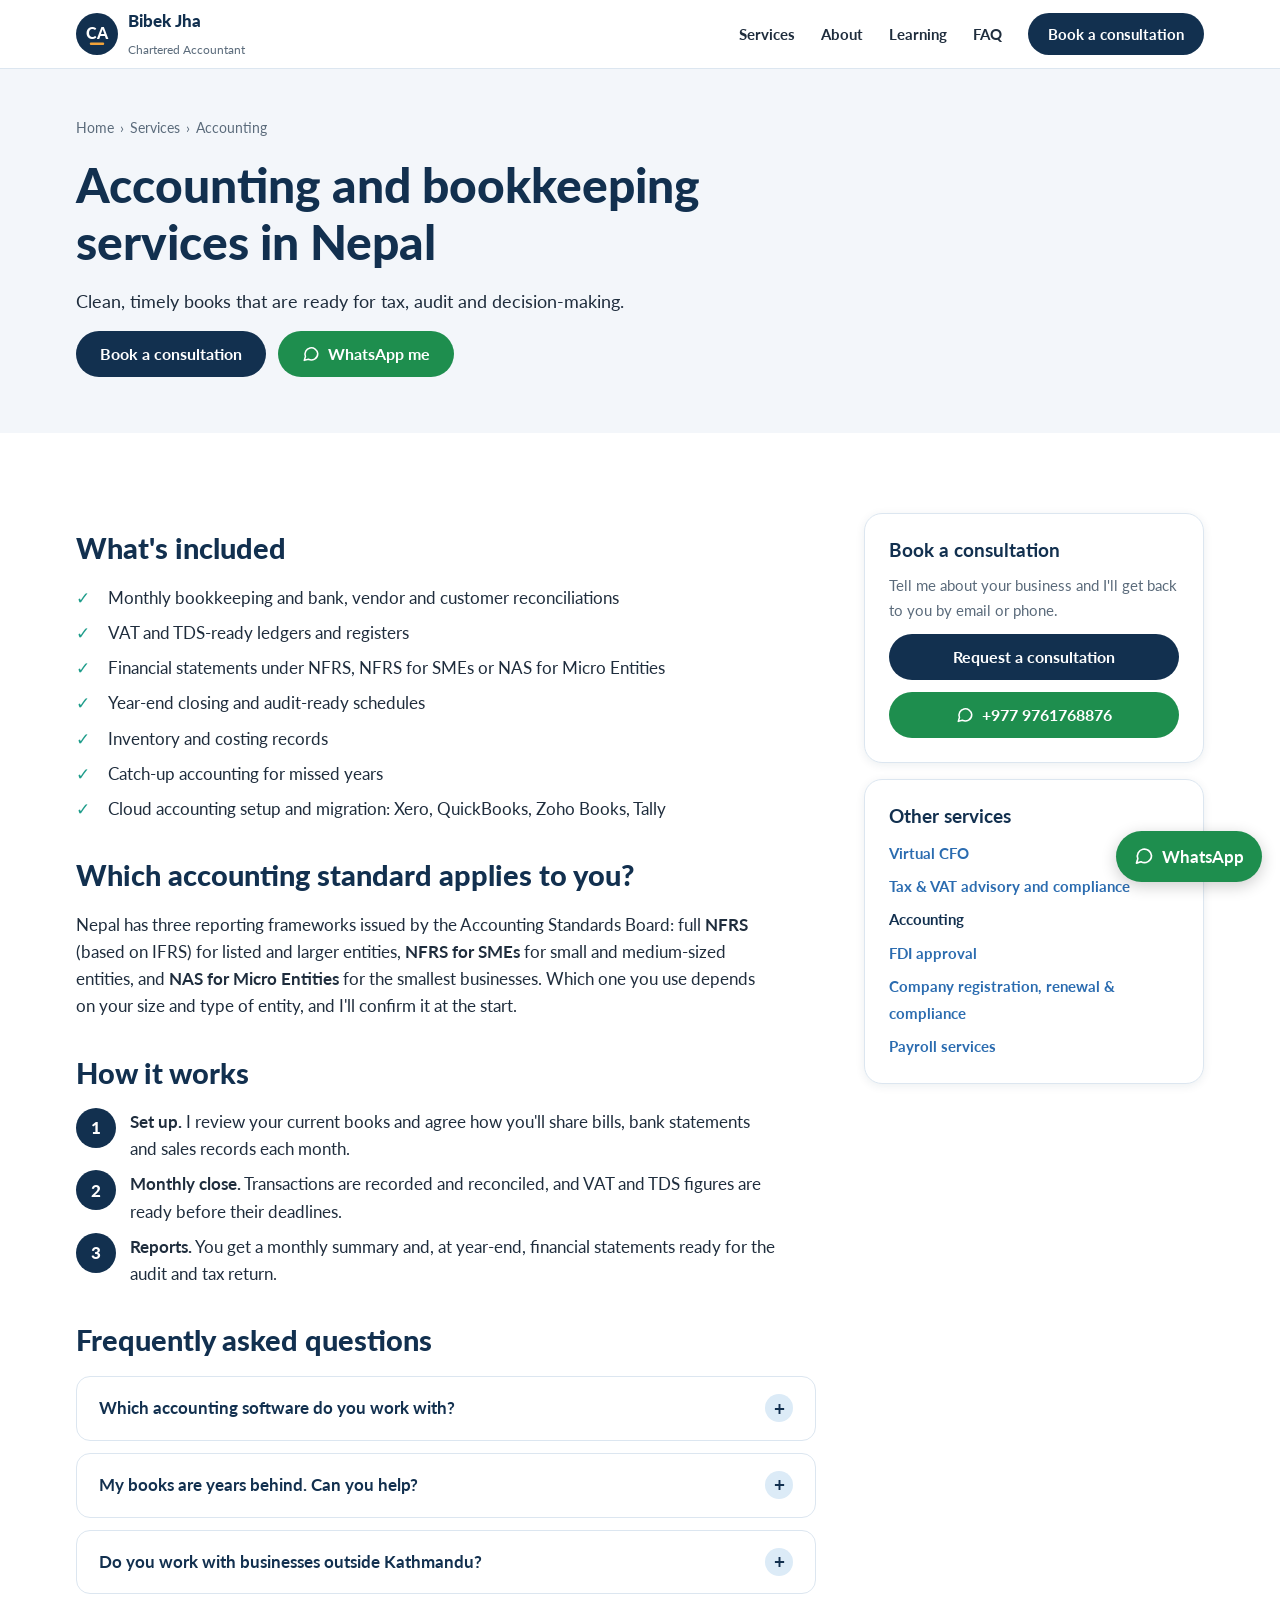
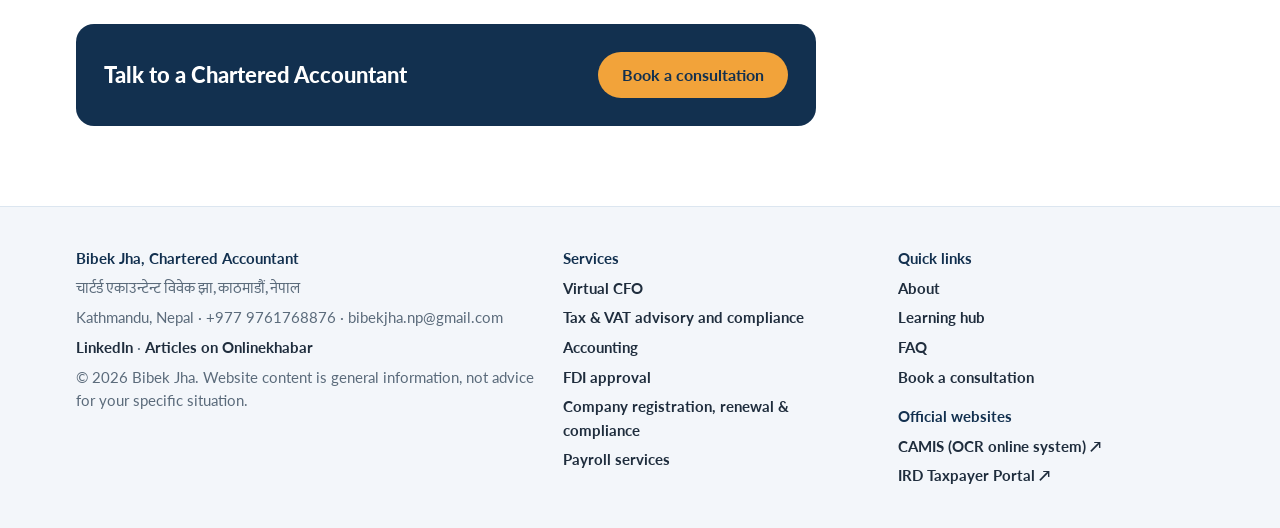
<file: accounting-services-nepal.html>
<!doctype html>
<html lang="en">
<head>
<meta charset="utf-8">
<meta name="viewport" content="width=device-width,initial-scale=1,viewport-fit=cover">
<title>Accounting &amp; Bookkeeping Services in Nepal | CA Bibek Jha</title>
<meta name="claude:viewport-fit-sides" content="cover">
<meta name="description" content="Monthly bookkeeping, reconciliations and NFRS financial statements for Nepali businesses, with setup in Xero, QuickBooks, Zoho Books or Tally. CA Bibek Jha, Kathmandu.">
<link rel="canonical" href="https://bibekjha.com.np/accounting-services-nepal.html">
<meta property="og:type" content="website">
<meta property="og:title" content="Accounting &amp; Bookkeeping Services in Nepal | CA Bibek Jha">
<meta property="og:description" content="Monthly bookkeeping, reconciliations and NFRS financial statements for Nepali businesses, with setup in Xero, QuickBooks, Zoho Books or Tally. CA Bibek Jha, Kathmandu.">
<meta property="og:url" content="https://bibekjha.com.np/accounting-services-nepal.html">
<meta property="og:image" content="https://bibekjha.com.np/og-image.jpg">
<meta property="og:image:width" content="1200">
<meta property="og:image:height" content="630">
<meta property="og:image:alt" content="Bibek Jha, CA in Nepal">
<meta name="twitter:card" content="summary_large_image">
<link rel="icon" href="favicon.svg" type="image/svg+xml">
<link rel="icon" href="favicon-96.png" sizes="96x96" type="image/png">
<link rel="icon" href="favicon.ico" sizes="any">
<link rel="apple-touch-icon" href="apple-touch-icon.png">
<link rel="manifest" href="site.webmanifest">
<meta name="theme-color" content="#12304F">
<link rel="preconnect" href="https://fonts.googleapis.com">
<link rel="preconnect" href="https://fonts.gstatic.com" crossorigin>
<link rel="stylesheet" href="https://fonts.googleapis.com/css2?family=Lato:ital,wght@0,400;0,700;0,900;1,400&family=Mukta:wght@400;600;700&display=swap">
<link rel="stylesheet" href="styles.css">
<script type="application/ld+json">
{
 "@context": "https://schema.org",
 "@type": "Service",
 "name": "Accounting and bookkeeping services in Nepal",
 "serviceType": "Accounting",
 "description": "Monthly bookkeeping, reconciliations and NFRS financial statements for Nepali businesses, with setup in Xero, QuickBooks, Zoho Books or Tally. CA Bibek Jha, Kathmandu.",
 "areaServed": {
  "@type": "Country",
  "name": "Nepal"
 },
 "provider": {
  "@id": "https://bibekjha.com.np/#business"
 },
 "url": "https://bibekjha.com.np/accounting-services-nepal.html"
}
</script>
<script type="application/ld+json">
{
 "@context": "https://schema.org",
 "@type": "BreadcrumbList",
 "itemListElement": [
  {
   "@type": "ListItem",
   "position": 1,
   "name": "Home",
   "item": "https://bibekjha.com.np/"
  },
  {
   "@type": "ListItem",
   "position": 2,
   "name": "Accounting",
   "item": "https://bibekjha.com.np/accounting-services-nepal.html"
  }
 ]
}
</script>
<script type="application/ld+json">
{
 "@context": "https://schema.org",
 "@type": "FAQPage",
 "mainEntity": [
  {
   "@type": "Question",
   "name": "Which accounting software do you work with?",
   "acceptedAnswer": {
    "@type": "Answer",
    "text": "Xero (L1 certified), QuickBooks (Pro certified), Zoho Books and Tally, plus ERPs such as SAP, Oracle and MS Dynamics 365. I can also help you choose and set up a system."
   }
  },
  {
   "@type": "Question",
   "name": "My books are years behind. Can you help?",
   "acceptedAnswer": {
    "@type": "Answer",
    "text": "Yes. Catch-up accounting for missed years is common, especially for companies bringing their OCR and tax filings up to date."
   }
  },
  {
   "@type": "Question",
   "name": "Do you work with businesses outside Kathmandu?",
   "acceptedAnswer": {
    "@type": "Answer",
    "text": "Yes. Records can be shared online, so the service works for businesses anywhere in Nepal."
   }
  }
 ]
}
</script>
</head>
<body>
<header class="site">
  <div class="wrap nav">
    <a class="brand" href="index.html" aria-label="Bibek Jha, Chartered Accountant, home">
      <svg class="logo" viewBox="0 0 64 64" role="img" aria-label="CA"><circle cx="32" cy="32" r="32" style="fill: var(--btn)"/><text x="32" y="39" text-anchor="middle" font-family="Lato, Arial, sans-serif" font-weight="900" font-size="25" letter-spacing="0.5" style="fill: var(--btn-ink)">CA</text><rect x="21" y="45" width="22" height="3.6" rx="1.8" style="fill: var(--amber)"/></svg>
      <span><span class="brand-name">Bibek Jha</span><br><span class="brand-sub">Chartered Accountant</span></span>
    </a>
    <button class="menu-btn" id="menuBtn" aria-expanded="false" aria-controls="navLinks">Menu</button>
    <nav class="nav-links" id="navLinks">
      <a href="index.html#services">Services</a>
      <a href="index.html#about">About</a>
      <a href="index.html#learning">Learning</a>
      <a href="index.html#faq">FAQ</a>
      <a class="btn btn-primary" href="index.html#book">Book a consultation</a>
    </nav>
  </div>
</header>
<main id="top">
  <section class="page-hero">
    <div class="wrap">
      <nav class="crumbs" aria-label="Breadcrumb"><a href="index.html">Home</a><span>›</span><a href="index.html#services">Services</a><span>›</span><span>Accounting</span></nav>
      <h1>Accounting and bookkeeping services in Nepal</h1>
      
      <p class="lead">Clean, timely books that are ready for tax, audit and decision-making.</p>
      <div class="hero-ctas"><a class="btn btn-primary" href="index.html#book">Book a consultation</a><a class="btn btn-wa" href="https://wa.me/9779761768876?text=Hello%20Bibek%2C%20I%20would%20like%20to%20discuss%20my%20accounting%20and%20tax%20needs." target="_blank" rel="noopener"><svg viewBox="0 0 24 24" fill="none" stroke="currentColor" stroke-width="2" stroke-linecap="round" stroke-linejoin="round" aria-hidden="true"><path d="M21 11.5a8.5 8.5 0 0 1-12.6 7.4L3 20.5l1.6-5.2A8.5 8.5 0 1 1 21 11.5z"/></svg> WhatsApp me</a></div>
    </div>
  </section>
  <section class="band">
    <div class="wrap page-grid">
      <article class="prose">

<h2>What's included</h2>
<ul class="checklist">
<li>Monthly bookkeeping and bank, vendor and customer reconciliations</li>
<li>VAT and TDS-ready ledgers and registers</li>
<li>Financial statements under NFRS, NFRS for SMEs or NAS for Micro Entities</li>
<li>Year-end closing and audit-ready schedules</li>
<li>Inventory and costing records</li>
<li>Catch-up accounting for missed years</li>
<li>Cloud accounting setup and migration: Xero, QuickBooks, Zoho Books, Tally</li>
</ul>
<h2>Which accounting standard applies to you?</h2>
<p>Nepal has three reporting frameworks issued by the Accounting Standards Board: full <strong>NFRS</strong> (based on IFRS) for listed and larger entities, <strong>NFRS for SMEs</strong> for small and medium-sized entities, and <strong>NAS for Micro Entities</strong> for the smallest businesses. Which one you use depends on your size and type of entity, and I'll confirm it at the start.</p>
<h2>How it works</h2>
<ol class="steps-list">
<li><div><strong>Set up.</strong> I review your current books and agree how you'll share bills, bank statements and sales records each month.</div></li>
<li><div><strong>Monthly close.</strong> Transactions are recorded and reconciled, and VAT and TDS figures are ready before their deadlines.</div></li>
<li><div><strong>Reports.</strong> You get a monthly summary and, at year-end, financial statements ready for the audit and tax return.</div></li>
</ol>

        <h2>Frequently asked questions</h2>
        <div class="faq"><details><summary>Which accounting software do you work with?</summary><div class="answer"><p>Xero (L1 certified), QuickBooks (Pro certified), Zoho Books and Tally, plus ERPs such as SAP, Oracle and MS Dynamics 365. I can also help you choose and set up a system.</p></div></details><details><summary>My books are years behind. Can you help?</summary><div class="answer"><p>Yes. Catch-up accounting for missed years is common, especially for companies bringing their OCR and tax filings up to date.</p></div></details><details><summary>Do you work with businesses outside Kathmandu?</summary><div class="answer"><p>Yes. Records can be shared online, so the service works for businesses anywhere in Nepal.</p></div></details></div>
        <div class="cta-band"><h2>Talk to a Chartered Accountant</h2><a class="btn btn-amber" href="index.html#book">Book a consultation</a></div>
      </article>
      <aside class="side">
        <div class="card">
          <h3>Book a consultation</h3>
          <p>Tell me about your business and I'll get back to you by email or phone.</p>
          <a class="btn btn-primary" href="index.html#book">Request a consultation</a>
          <a class="btn btn-wa" href="https://wa.me/9779761768876?text=Hello%20Bibek%2C%20I%20would%20like%20to%20discuss%20my%20accounting%20and%20tax%20needs." target="_blank" rel="noopener"><svg viewBox="0 0 24 24" fill="none" stroke="currentColor" stroke-width="2" stroke-linecap="round" stroke-linejoin="round" aria-hidden="true"><path d="M21 11.5a8.5 8.5 0 0 1-12.6 7.4L3 20.5l1.6-5.2A8.5 8.5 0 1 1 21 11.5z"/></svg> +977 9761768876</a>
        </div>
        <div class="card">
          <h3>Other services</h3>
          <ul><li><a href="virtual-cfo-nepal.html">Virtual CFO</a></li><li><a href="tax-vat-services-nepal.html">Tax &amp; VAT advisory and compliance</a></li><li><a href="accounting-services-nepal.html" aria-current="page">Accounting</a></li><li><a href="fdi-approval-nepal.html">FDI approval</a></li><li><a href="company-registration-nepal.html">Company registration, renewal &amp; compliance</a></li><li><a href="payroll-services-nepal.html">Payroll services</a></li></ul>
        </div>
      </aside>
    </div>
  </section>
</main>
<footer>
  <div class="wrap foot">
    <div class="foot-col">
      <strong style="color: var(--heading)">Bibek Jha, Chartered Accountant</strong>
      <span class="np">चार्टर्ड एकाउन्टेन्ट विवेक झा, काठमाडौं, नेपाल</span>
      <span>Kathmandu, Nepal · +977 9761768876 · bibekjha.np@gmail.com</span>
      <span><a href="https://www.linkedin.com/in/bibekjha/" target="_blank" rel="noopener">LinkedIn</a> · <a href="https://english.onlinekhabar.com/writer/499792" target="_blank" rel="noopener">Articles on Onlinekhabar</a></span>
      <span>© <span class="yr">2026</span> Bibek Jha. Website content is general information, not advice for your specific situation.</span>
    </div>
    <div class="foot-col">
      <strong style="color: var(--heading)">Services</strong>
      <ul class="foot-list"><li><a href="virtual-cfo-nepal.html">Virtual CFO</a></li><li><a href="tax-vat-services-nepal.html">Tax &amp; VAT advisory and compliance</a></li><li><a href="accounting-services-nepal.html">Accounting</a></li><li><a href="fdi-approval-nepal.html">FDI approval</a></li><li><a href="company-registration-nepal.html">Company registration, renewal &amp; compliance</a></li><li><a href="payroll-services-nepal.html">Payroll services</a></li></ul>
    </div>
    <div class="foot-col">
      <strong style="color: var(--heading)">Quick links</strong>
      <ul class="foot-list"><li><a href="index.html#about">About</a></li><li><a href="index.html#learning">Learning hub</a></li><li><a href="index.html#faq">FAQ</a></li><li><a href="index.html#book">Book a consultation</a></li></ul>
      <strong style="color: var(--heading); margin-top: 10px">Official websites</strong>
      <ul class="foot-list"><li><a href="https://camis.ocr.gov.np" target="_blank" rel="noopener">CAMIS (OCR online system) ↗</a></li><li><a href="https://taxpayerportal.ird.gov.np/taxpayer/app.html" target="_blank" rel="noopener">IRD Taxpayer Portal ↗</a></li></ul>
    </div>
  </div>
</footer>

<a class="wa-float" href="https://wa.me/9779761768876?text=Hello%20Bibek%2C%20I%20would%20like%20to%20discuss%20my%20accounting%20and%20tax%20needs." target="_blank" rel="noopener" aria-label="Chat on WhatsApp">
  <svg viewBox="0 0 24 24" fill="none" stroke="currentColor" stroke-width="2" stroke-linecap="round" stroke-linejoin="round" aria-hidden="true"><path d="M21 11.5a8.5 8.5 0 0 1-12.6 7.4L3 20.5l1.6-5.2A8.5 8.5 0 1 1 21 11.5z"/></svg>
  <span>WhatsApp</span>
</a>
<script src="site.js"></script>
</body>
</html>
</file>
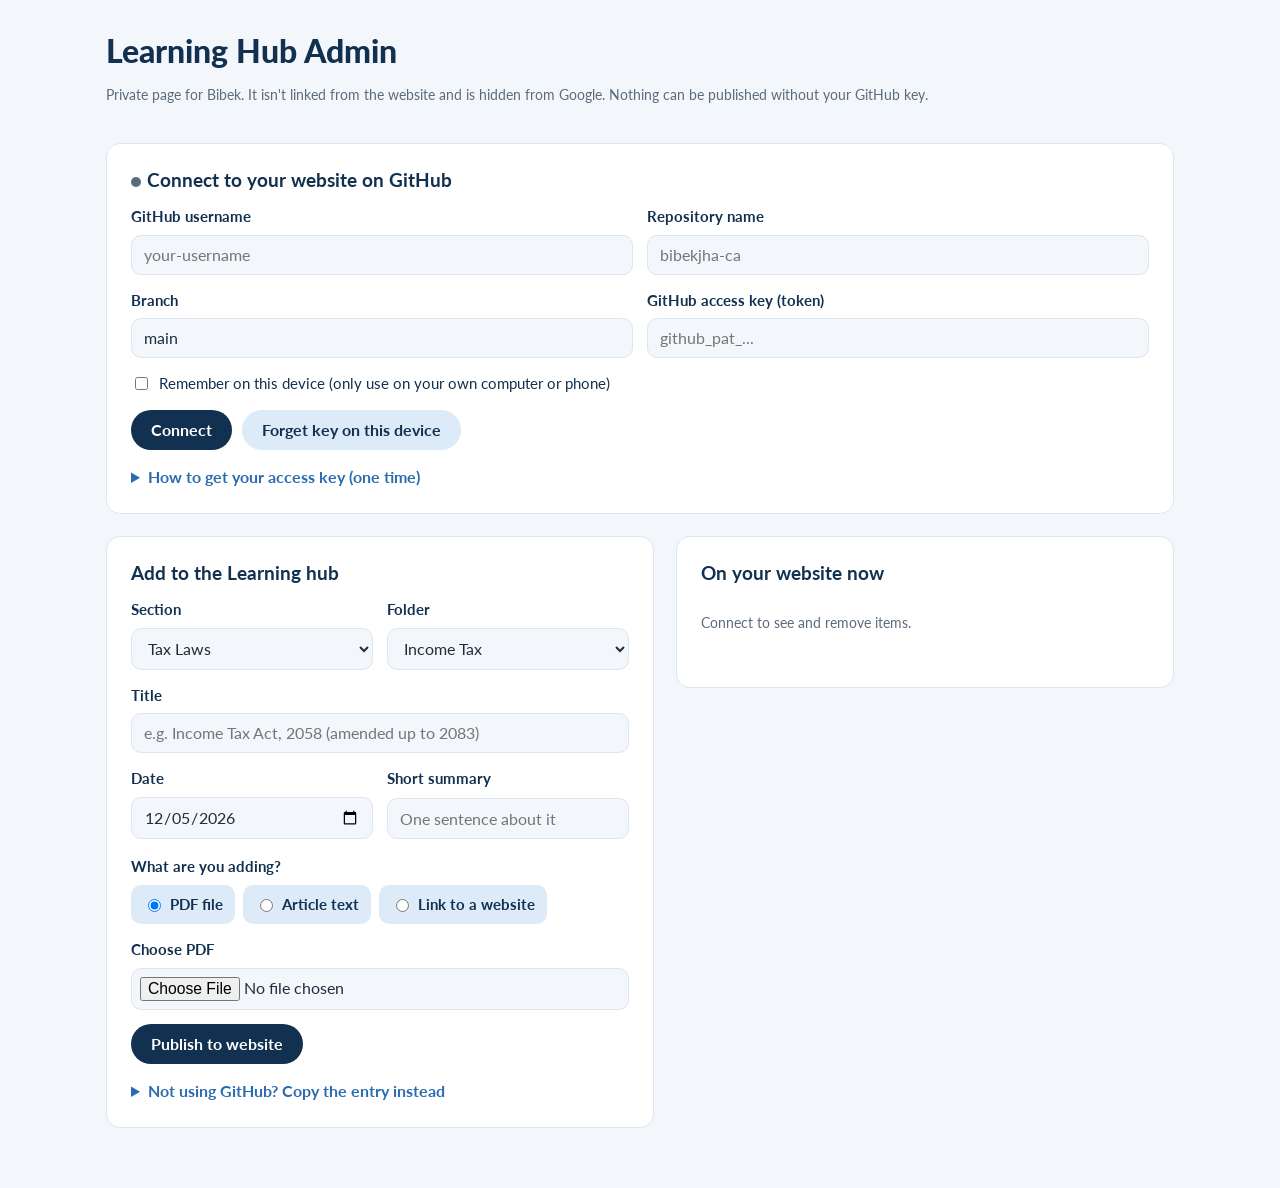
<file: admin.html>
<!doctype html>
<html lang="en">
<head>
<meta charset="utf-8">
<meta name="viewport" content="width=device-width,initial-scale=1">
<meta name="robots" content="noindex,nofollow">
<title>Learning Hub Admin</title>
<link rel="stylesheet" href="https://fonts.googleapis.com/css2?family=Lato:wght@400;700;900&display=swap">
<style>
:root { --bg:#F3F6FA; --surface:#FFFFFF; --ink:#1F2D3D; --heading:#12304F; --muted:#5B6B7B; --line:#DCE6F0; --accent:#2B6CB0; --btn:#12304F; --btn-ink:#FFFFFF; --amber:#F2A33A; --teal:#1F9D8B; --coral:#D9534F; --tint:#DCEBF7; --font:"Lato","Calibri",system-ui,sans-serif; }
@media (prefers-color-scheme: dark) { :root { --bg:#0E1A27; --surface:#142436; --ink:#DCE5EE; --heading:#F2F6FA; --muted:#9AAFC3; --line:#24394F; --accent:#78AEEA; --btn:#78AEEA; --btn-ink:#0E1A27; --tint:#1B3450; --coral:#EE7A75; --teal:#3CB8A5; color-scheme: dark; } }
* { box-sizing: border-box; }
[hidden] { display: none !important; }
body { margin: 0; background: var(--bg); color: var(--ink); font: 16px/1.6 var(--font); }
.wrap { max-width: 1100px; margin: 0 auto; padding: 32px 16px 60px; display: grid; gap: 22px; }
h1, h2, h3 { color: var(--heading); margin: 0; line-height: 1.2; }
h1 { font-size: 2rem; font-weight: 900; }
h2 { font-size: 1.2rem; }
.grid { display: grid; grid-template-columns: 1.1fr 1fr; gap: 22px; align-items: start; }
@media (max-width: 900px) { .grid { grid-template-columns: 1fr; } }
.card { background: var(--surface); border: 1px solid var(--line); border-radius: 14px; padding: 24px; display: grid; gap: 14px; min-width: 0; }
label { font-weight: 700; color: var(--heading); font-size: 0.92rem; display: grid; gap: 6px; }
input, select, textarea { width: 100%; border: 1.5px solid var(--line); border-radius: 10px; padding: 10px 12px; font: 0.98rem var(--font); background: var(--bg); color: var(--ink); }
input[type="file"] { padding: 8px; }
textarea { min-height: 220px; resize: vertical; }
.row { display: grid; grid-template-columns: 1fr 1fr; gap: 14px; }
@media (max-width: 560px) { .row { grid-template-columns: 1fr; } }
.types { display: flex; flex-wrap: wrap; gap: 8px; }
.types label { display: inline-flex; gap: 6px; align-items: center; background: var(--tint); padding: 8px 12px; border-radius: 10px; cursor: pointer; }
.types input { width: auto; }
.btns { display: flex; flex-wrap: wrap; gap: 10px; align-items: center; }
.btn { background: var(--btn); color: var(--btn-ink); border: none; border-radius: 999px; padding: 11px 20px; font: 700 0.98rem var(--font); cursor: pointer; }
.btn.light { background: var(--tint); color: var(--heading); }
.btn.danger { background: transparent; color: var(--coral); border: 1.5px solid var(--coral); padding: 6px 12px; font-size: 0.85rem; }
.btn:disabled { opacity: 0.6; cursor: wait; }
.msg { border-radius: 10px; padding: 10px 14px; font-size: 0.95rem; }
.msg.ok { border: 1px solid var(--teal); background: color-mix(in srgb, var(--teal) 12%, transparent); }
.msg.err { border: 1px solid var(--coral); background: color-mix(in srgb, var(--coral) 10%, transparent); }
.msg.info { border: 1px solid var(--line); background: var(--bg); }
.note { font-size: 0.88rem; color: var(--muted); }
code { background: var(--tint); padding: 1px 6px; border-radius: 5px; font-size: 0.9em; }
ol { margin: 0; padding-left: 22px; display: grid; gap: 6px; font-size: 0.93rem; }
.list { display: grid; gap: 10px; }
.entry { display: grid; grid-template-columns: 1fr auto; gap: 10px; align-items: center; border: 1px solid var(--line); border-radius: 10px; padding: 10px 14px; }
.entry small { color: var(--muted); display: block; }
.entry strong { color: var(--heading); word-break: break-word; }
details summary { cursor: pointer; font-weight: 700; color: var(--accent); }
pre { background: var(--bg); border: 1px solid var(--line); border-radius: 10px; padding: 12px; white-space: pre-wrap; word-break: break-word; font-size: 0.82rem; margin: 0; }
.status-dot { display: inline-block; width: 10px; height: 10px; border-radius: 50%; background: var(--muted); margin-right: 6px; }
.status-dot.on { background: var(--teal); }
</style>
</head>
<body>
<div class="wrap">
  <div>
    <h1>Learning Hub Admin</h1>
    <p class="note">Private page for Bibek. It isn't linked from the website and is hidden from Google. Nothing can be published without your GitHub key.</p>
  </div>

  <section class="card" id="connectCard">
    <h2><span class="status-dot" id="dot"></span>Connect to your website on GitHub</h2>
    <div class="row">
      <label>GitHub username <input id="owner" placeholder="your-username"></label>
      <label>Repository name <input id="repo" placeholder="bibekjha-ca"></label>
    </div>
    <div class="row">
      <label>Branch <input id="branch" value="main"></label>
      <label>GitHub access key (token) <input id="token" type="password" placeholder="github_pat_..."></label>
    </div>
    <label style="display:flex; gap:8px; align-items:center; font-weight:400"><input id="remember" type="checkbox" style="width:auto"> Remember on this device (only use on your own computer or phone)</label>
    <div class="btns">
      <button class="btn" id="connect" type="button">Connect</button>
      <button class="btn light" id="forget" type="button">Forget key on this device</button>
    </div>
    <div class="msg info" id="connMsg" hidden></div>
    <details>
      <summary>How to get your access key (one time)</summary>
      <ol style="margin-top:10px">
        <li>On github.com, click your profile picture → <strong>Settings</strong> → <strong>Developer settings</strong> → <strong>Personal access tokens</strong> → <strong>Fine-grained tokens</strong> → <strong>Generate new token</strong>.</li>
        <li>Name it "Website admin" and set an expiry (for example 1 year).</li>
        <li>Under <strong>Repository access</strong>, choose <strong>Only select repositories</strong> and pick your website repository.</li>
        <li>Under <strong>Permissions → Repository permissions</strong>, set <strong>Contents</strong> to <strong>Read and write</strong>.</li>
        <li>Click <strong>Generate token</strong>, copy it, and paste it above. Don't share it with anyone.</li>
      </ol>
    </details>
  </section>

  <div class="grid">
    <form class="card" id="f" autocomplete="off">
      <h2>Add to the Learning hub</h2>
      <div class="row">
        <label>Section
          <select id="section">
            <option>Tax Laws</option><option>Corporate Laws</option><option>Accounting Standards</option><option>Notices</option><option>Articles</option>
          </select>
        </label>
        <label>Folder <select id="folder"></select></label>
      </div>
      <label>Title <input id="title" placeholder="e.g. Income Tax Act, 2058 (amended up to 2083)"></label>
      <div class="row">
        <label>Date <input id="date" type="date"></label>
        <label>Short summary <input id="summary" placeholder="One sentence about it"></label>
      </div>
      <div>
        <strong style="color: var(--heading); font-size: 0.92rem">What are you adding?</strong>
        <div class="types" style="margin-top: 6px">
          <label><input type="radio" name="t" value="pdf" checked> PDF file</label>
          <label><input type="radio" name="t" value="body"> Article text</label>
          <label><input type="radio" name="t" value="link"> Link to a website</label>
        </div>
      </div>
      <label id="pdfRow">Choose PDF <input id="pdf" type="file" accept="application/pdf"></label>
      <label id="bodyRow" hidden>Article text
        <textarea id="body" placeholder="Leave an empty line between paragraphs.&#10;## Sub-heading&#10;- Bullet point&#10;**bold words**"></textarea>
      </label>
      <label id="linkRow" hidden>Website link <input id="link" placeholder="https://..."></label>
      <div class="btns">
        <button class="btn" id="publish" type="submit">Publish to website</button>
      </div>
      <div class="msg" id="pubMsg" hidden></div>
      <details>
        <summary>Not using GitHub? Copy the entry instead</summary>
        <p class="note" style="margin-top:8px">Upload the PDF to the <code>pdfs</code> folder of your hosting yourself, then paste this into <code>content.js</code> on a new line below <code>PASTE NEW ENTRIES BELOW THIS LINE</code>.</p>
        <pre id="out"></pre>
        <div class="btns" style="margin-top:8px"><button class="btn light" id="copy" type="button">Copy entry</button><span class="note" id="copied" hidden>Copied.</span></div>
      </details>
    </form>

    <section class="card">
      <h2>On your website now</h2>
      <p class="note" id="listNote">Connect to see and remove items.</p>
      <div class="list" id="list"></div>
    </section>
  </div>
</div>

<script>
(function () {
  "use strict";
  var FOLDERS = { "Tax Laws": ["Income Tax", "VAT", "Excise", "Customs Duty"], "Corporate Laws": ["Business Registration", "Labor", "Banking", "Other"], "Accounting Standards": ["NFRS", "NFRS for SMEs", "NAS for MEs"], "Notices": [], "Articles": [] };
  var MARKER = "// ---------- PASTE NEW ENTRIES BELOW THIS LINE ----------";
  var SITE_URL = "https://bibekjha.com.np/";
  var STATIC_PAGES = ["", "virtual-cfo-nepal.html", "tax-vat-services-nepal.html", "accounting-services-nepal.html", "fdi-approval-nepal.html", "company-registration-nepal.html", "payroll-services-nepal.html"];
  var $ = function (id) { return document.getElementById(id); };
  var store = { get: function (k) { try { return localStorage.getItem(k); } catch (e) { return null; } }, set: function (k, v) { try { localStorage.setItem(k, v); } catch (e) {} }, del: function (k) { try { localStorage.removeItem(k); } catch (e) {} } };
  var conn = null, current = { entries: [], links: { linkedin: "" } };

  // ---------- defaults ----------
  var d = new Date();
  $("date").value = d.getFullYear() + "-" + String(d.getMonth() + 1).padStart(2, "0") + "-" + String(d.getDate()).padStart(2, "0");
  if (/\.github\.io$/i.test(location.hostname)) {
    $("owner").value = location.hostname.split(".")[0];
    var seg = location.pathname.split("/").filter(Boolean)[0];
    $("repo").value = seg && !/\.html$/i.test(seg) ? seg : location.hostname;
  }
  ["owner", "repo", "branch"].forEach(function (k) { var v = store.get("bj_" + k); if (v) $(k).value = v; });
  var savedTok = store.get("bj_token"); if (savedTok) { $("token").value = savedTok; $("remember").checked = true; }

  function msg(el, kind, text) { el.className = "msg " + kind; el.textContent = text; el.hidden = false; }

  // ---------- GitHub API ----------
  function api(path, opts) {
    opts = opts || {};
    var h = { "Accept": "application/vnd.github+json", "Authorization": "Bearer " + conn.token, "X-GitHub-Api-Version": "2022-11-28" };
    if (opts.body) h["Content-Type"] = "application/json";
    return fetch("https://api.github.com/repos/" + encodeURIComponent(conn.owner) + "/" + encodeURIComponent(conn.repo) + path, { method: opts.method || "GET", headers: h, body: opts.body ? JSON.stringify(opts.body) : undefined })
      .then(function (r) {
        if (r.status === 404 && opts.allow404) return null;
        return r.json().catch(function () { return {}; }).then(function (j) {
          if (!r.ok) { var e = new Error(j.message || ("GitHub error " + r.status)); e.status = r.status; throw e; }
          return j;
        });
      });
  }
  function b64FromText(s) { var bytes = new TextEncoder().encode(s), bin = ""; for (var i = 0; i < bytes.length; i += 0x8000) bin += String.fromCharCode.apply(null, bytes.subarray(i, i + 0x8000)); return btoa(bin); }
  function textFromB64(b) { var bin = atob(b.replace(/\n/g, "")), bytes = new Uint8Array(bin.length); for (var i = 0; i < bin.length; i++) bytes[i] = bin.charCodeAt(i); return new TextDecoder().decode(bytes); }
  function fileB64(file) { return new Promise(function (res, rej) { var r = new FileReader(); r.onload = function () { res(String(r.result).split(",")[1]); }; r.onerror = rej; r.readAsDataURL(file); }); }
  function ref() { return "?ref=" + encodeURIComponent(conn.branch); }

  function parseContent(text) {
    var w = {}; new Function("window", text)(w);
    return { entries: Array.isArray(w.LEARNING) ? w.LEARNING : [], links: w.SITE_LINKS || { linkedin: "" } };
  }
  function buildContent(entries, links) {
    var body = entries.map(function (e) {
      var clean = {}; ["section", "folder", "title", "date", "summary", "pdf", "link", "page", "body"].forEach(function (k) { if (e[k]) clean[k] = e[k]; else if (k === "folder") clean[k] = ""; });
      return JSON.stringify(clean, null, 2).split("\n").map(function (l) { return "  " + l; }).join("\n");
    }).join(",\n");
    return "/* ==================================================================\n   LEARNING HUB CONTENT\n   Managed by admin.html. You normally never need to edit this file.\n   If you do edit it by hand, keep every entry inside the [ ] list,\n   separated by commas.\n   ================================================================== */\n\n" +
      "window.SITE_LINKS = " + JSON.stringify(links || { linkedin: "" }, null, 2) + ";\n\n" +
      "window.LEARNING = [\n  " + MARKER + "\n" + body + (body ? "\n" : "") + "];\n";
  }
  function loadContent() {
    return api("/contents/content.js" + ref()).then(function (j) {
      var parsed = parseContent(textFromB64(j.content));
      return { sha: j.sha, entries: parsed.entries, links: parsed.links };
    });
  }
  function saveContent(entries, links, sha, message) {
    return api("/contents/content.js", { method: "PUT", body: { message: message, content: b64FromText(buildContent(entries, links)), sha: sha, branch: conn.branch } });
  }

  // ---------- files, article pages, sitemap ----------
  function enc(path) { return path.split("/").map(encodeURIComponent).join("/"); }
  function putFile(path, b64, message) {
    return api("/contents/" + enc(path) + ref(), { allow404: true }).then(function (f) {
      var body = { message: message, content: b64, branch: conn.branch };
      if (f && f.sha) body.sha = f.sha;
      return api("/contents/" + enc(path), { method: "PUT", body: body });
    });
  }
  function deleteFile(path, message) {
    return api("/contents/" + enc(path) + ref(), { allow404: true }).then(function (f) {
      if (f && f.sha) return api("/contents/" + enc(path), { method: "DELETE", body: { message: message, sha: f.sha, branch: conn.branch } });
    });
  }
  function escH(s) { return String(s == null ? "" : s).replace(/[&<>"']/g, function (c) { return { "&": "&amp;", "<": "&lt;", ">": "&gt;", '"': "&quot;", "'": "&#39;" }[c]; }); }
  function inlineMd(s) { return escH(s).replace(/\*\*(.+?)\*\*/g, "<strong>$1</strong>"); }
  function mdToHtml(text) {
    var out = [], para = [], list = [];
    function flushP() { if (para.length) { out.push("<p>" + para.join("<br>") + "</p>"); para = []; } }
    function flushL() { if (list.length) { out.push("<ul>" + list.map(function (l) { return "<li>" + l + "</li>"; }).join("") + "</ul>"); list = []; } }
    String(text).replace(/\r/g, "").split("\n").forEach(function (raw) {
      var l = raw.trim();
      if (!l) { flushP(); flushL(); return; }
      if (/^##\s+/.test(l)) { flushP(); flushL(); out.push("<h3>" + inlineMd(l.replace(/^##\s+/, "")) + "</h3>"); return; }
      if (/^[-•]\s+/.test(l)) { flushP(); list.push(inlineMd(l.replace(/^[-•]\s+/, ""))); return; }
      flushL(); para.push(inlineMd(l));
    });
    flushP(); flushL();
    return out.join("\n");
  }
  function slugify(s) { return String(s).toLowerCase().replace(/[^a-z0-9]+/g, "-").replace(/^-+|-+$/g, "").slice(0, 70) || "article"; }
  function dateLabel(d) { var t = new Date(d + "T00:00:00"); return isNaN(t) ? d : t.toLocaleDateString("en-GB", { day: "numeric", month: "long", year: "numeric" }); }
  function articleHtml(tpl, e) {
    var canonical = SITE_URL + e.page;
    var desc = e.summary || String(e.body).replace(/[#*\-]/g, "").replace(/\s+/g, " ").trim().slice(0, 155);
    var ld = JSON.stringify({ "@context": "https://schema.org", "@type": "Article", headline: e.title, description: desc, datePublished: e.date, dateModified: e.date, mainEntityOfPage: canonical, image: SITE_URL + "photo.jpg",
      author: { "@type": "Person", name: "Bibek Jha", jobTitle: "Chartered Accountant", url: SITE_URL },
      publisher: { "@type": "Organization", name: "Bibek Jha, Chartered Accountant", logo: { "@type": "ImageObject", url: SITE_URL + "favicon.svg" } } }).replace(/</g, "\\u003c");
    var map = { TITLE: escH(e.title), DESC: escH(desc), CANONICAL: canonical, LD: ld, SECTION: escH(e.section + (e.folder ? " · " + e.folder : "")), DATE_LABEL: escH(dateLabel(e.date)), BODY: mdToHtml(e.body) };
    return tpl.replace(/\{\{([A-Z_]+)\}\}/g, function (m, k) { return map[k] != null ? map[k] : m; });
  }
  function docHtml(tpl, e) {
    var canonical = SITE_URL + e.page;
    var desc = e.summary || (e.title + " (PDF), " + e.section + (e.folder ? ", " + e.folder : "") + ". View online or download.");
    var ld = JSON.stringify({ "@context": "https://schema.org", "@type": "DigitalDocument", name: e.title, description: desc, datePublished: e.date, url: canonical, encodingFormat: "application/pdf", contentUrl: SITE_URL + e.pdf,
      publisher: { "@type": "Organization", name: "Bibek Jha, Chartered Accountant", url: SITE_URL } }).replace(/</g, "\\u003c");
    var map = { TITLE: escH(e.title), DESC: escH(desc), SUMMARY: escH(e.summary || "View the full document below or download the PDF."), CANONICAL: canonical, LD: ld,
      SECTION: escH(e.section + (e.folder ? " · " + e.folder : "")), DATE_LABEL: escH(dateLabel(e.date)), PDF: "../" + e.pdf, FILENAME: escH(e.pdf.split("/").pop()) };
    return tpl.replace(/\{\{([A-Z_]+)\}\}/g, function (m, k) { return map[k] != null ? map[k] : m; });
  }
  function sitemapXml(entries) {
    var urls = STATIC_PAGES.map(function (p) { return SITE_URL + p; });
    entries.forEach(function (e) { if (e.page) urls.push(SITE_URL + e.page); if (e.pdf && /^pdfs\//.test(e.pdf)) urls.push(SITE_URL + e.pdf); });
    return '<?xml version="1.0" encoding="UTF-8"?>\n<urlset xmlns="http://www.sitemaps.org/schemas/sitemap/0.9">\n' + urls.map(function (u) { return "  <url><loc>" + escH(u) + "</loc></url>"; }).join("\n") + "\n</urlset>\n";
  }
  function saveSitemap(entries) { return putFile("sitemap.xml", b64FromText(sitemapXml(entries)), "Update sitemap"); }

  // ---------- connect ----------
  $("connect").addEventListener("click", function () {
    conn = { owner: $("owner").value.trim(), repo: $("repo").value.trim(), branch: $("branch").value.trim() || "main", token: $("token").value.trim() };
    if (!conn.owner || !conn.repo || !conn.token) { msg($("connMsg"), "err", "Fill in your GitHub username, repository name and access key."); conn = null; return; }
    ["owner", "repo", "branch"].forEach(function (k) { store.set("bj_" + k, conn[k]); });
    if ($("remember").checked) store.set("bj_token", conn.token); else store.del("bj_token");
    msg($("connMsg"), "info", "Connecting…");
    refreshList().then(function () {
      $("dot").classList.add("on");
      msg($("connMsg"), "ok", "Connected to " + conn.owner + "/" + conn.repo + ".");
    }).catch(function (e) {
      $("dot").classList.remove("on");
      var t = e.status === 401 ? "The access key isn't valid or has expired. Create a new one." : e.status === 404 ? "Couldn't find that repository or content.js in it. Check the username, repository name and that the key has access to it." : e.message;
      msg($("connMsg"), "err", t); conn = null;
    });
  });
  $("forget").addEventListener("click", function () { store.del("bj_token"); $("token").value = ""; $("remember").checked = false; msg($("connMsg"), "info", "Key removed from this device."); });

  // ---------- list ----------
  function refreshList() {
    return loadContent().then(function (c) {
      current = c;
      var items = c.entries.slice().sort(function (a, b) { return String(b.date).localeCompare(String(a.date)); });
      $("listNote").textContent = items.length ? items.length + " item" + (items.length > 1 ? "s" : "") + ", newest first." : "Nothing published yet. Your first item will appear here.";
      $("list").innerHTML = "";
      items.forEach(function (it) {
        var row = document.createElement("div"); row.className = "entry";
        var info = document.createElement("div");
        var s = document.createElement("strong"); s.textContent = it.title || "Untitled";
        var sm = document.createElement("small"); sm.textContent = (it.section || "") + (it.folder ? " · " + it.folder : "") + " · " + (it.date || "") + (it.pdf ? " · PDF" : it.body ? " · Article" : " · Link");
        info.appendChild(s); info.appendChild(sm);
        var del = document.createElement("button"); del.className = "btn danger"; del.type = "button"; del.textContent = "Remove";
        del.addEventListener("click", function () {
          if (del.dataset.armed !== "1") { del.dataset.armed = "1"; del.textContent = "Click again to remove"; setTimeout(function () { del.dataset.armed = ""; del.textContent = "Remove"; }, 4000); return; }
          removeItem(it, del);
        });
        row.appendChild(info); row.appendChild(del); $("list").appendChild(row);
      });
    });
  }
  function removeItem(it, btn) {
    btn.disabled = true; btn.textContent = "Removing…";
    loadContent().then(function (c) {
      var idx = c.entries.findIndex(function (e) { return e.title === it.title && e.date === it.date && (e.pdf || "") === (it.pdf || ""); });
      if (idx < 0) throw new Error("That item was already removed.");
      var rest = c.entries.slice(0, idx).concat(c.entries.slice(idx + 1));
      return saveContent(rest, c.links, c.sha, "Remove: " + it.title).then(function () {
        if (it.page) return deleteFile(it.page, "Delete " + it.page);
      }).then(function () { return saveSitemap(rest); }).then(function () {
        if (it.pdf && /^pdfs\//.test(it.pdf) && !rest.some(function (e) { return e.pdf === it.pdf; })) {
          return api("/contents/" + it.pdf.split("/").map(encodeURIComponent).join("/") + ref(), { allow404: true }).then(function (f) {
            if (f && f.sha) return api("/contents/" + it.pdf.split("/").map(encodeURIComponent).join("/"), { method: "DELETE", body: { message: "Delete " + it.pdf, sha: f.sha, branch: conn.branch } });
          });
        }
      });
    }).then(refreshList).then(function () { msg($("pubMsg"), "ok", "Removed “" + it.title + "”. Your website updates in about a minute."); })
      .catch(function (e) { btn.disabled = false; btn.textContent = "Remove"; msg($("pubMsg"), "err", "Couldn't remove it: " + e.message); });
  }

  // ---------- form ----------
  function folders() {
    var list = FOLDERS[$("section").value];
    $("folder").innerHTML = list.length ? list.map(function (f) { return "<option>" + f + "</option>"; }).join("") : '<option value="">(no folders)</option>';
    $("folder").disabled = !list.length;
  }
  function type() { return document.querySelector('input[name="t"]:checked').value; }
  function safeName(n) { var base = n.toLowerCase().replace(/\.pdf$/, "").replace(/[^a-z0-9]+/g, "-").replace(/^-+|-+$/g, "").slice(0, 60) || "document"; return base + ".pdf"; }
  function entryFromForm(pdfPath) {
    var t = type(), e = { section: $("section").value, folder: $("folder").disabled ? "" : $("folder").value, title: $("title").value.trim(), date: $("date").value, summary: $("summary").value.trim() };
    if (t === "pdf") e.pdf = pdfPath || ($("pdf").files[0] ? "pdfs/" + safeName($("pdf").files[0].name) : "");
    if (t === "body") e.body = $("body").value;
    if (t === "link") e.link = $("link").value.trim();
    return e;
  }
  function preview() {
    var t = type();
    $("pdfRow").hidden = t !== "pdf"; $("bodyRow").hidden = t !== "body"; $("linkRow").hidden = t !== "link";
    var e = entryFromForm();
    $("out").textContent = JSON.stringify(e, null, 2) + ",";
    $("copied").hidden = true;
  }
  $("section").addEventListener("change", function () { folders(); preview(); });
  $("f").addEventListener("input", preview);
  $("f").addEventListener("change", preview);
  $("copy").addEventListener("click", function () {
    var text = $("out").textContent;
    var sel = function () { var r = document.createRange(); r.selectNodeContents($("out")); var s = getSelection(); s.removeAllRanges(); s.addRange(r); };
    if (navigator.clipboard) navigator.clipboard.writeText(text).then(function () { $("copied").hidden = false; }, sel); else sel();
  });

  $("f").addEventListener("submit", function (ev) {
    ev.preventDefault();
    var pubMsg = $("pubMsg"), t = type();
    if (!conn) { msg(pubMsg, "err", "Connect to GitHub first (top of the page)."); return; }
    if (!$("title").value.trim()) { msg(pubMsg, "err", "Add a title."); return; }
    if (t === "pdf" && !$("pdf").files[0]) { msg(pubMsg, "err", "Choose a PDF file."); return; }
    if (t === "body" && !$("body").value.trim()) { msg(pubMsg, "err", "Type the article text."); return; }
    if (t === "link" && !/^https?:\/\//i.test($("link").value.trim())) { msg(pubMsg, "err", "Enter a full link starting with https://"); return; }
    var file = $("pdf").files[0];
    if (t === "pdf" && file.size > 25 * 1024 * 1024) { msg(pubMsg, "err", "That PDF is over 25 MB. Compress it first (search 'compress PDF') and try again."); return; }
    var btn = $("publish"); btn.disabled = true; btn.textContent = "Publishing…";
    msg(pubMsg, "info", t === "pdf" ? "Uploading the PDF…" : "Saving…");
    var step = Promise.resolve(null);
    if (t === "pdf") {
      step = fileB64(file).then(function (b64) {
        var name = safeName(file.name);
        return api("/contents/pdfs/" + encodeURIComponent(name) + ref(), { allow404: true }).then(function (exists) {
          if (exists) name = name.replace(/\.pdf$/, "") + "-" + Date.now().toString(36) + ".pdf";
          return api("/contents/pdfs/" + encodeURIComponent(name), { method: "PUT", body: { message: "Upload " + name, content: b64, branch: conn.branch } }).then(function () { return "pdfs/" + name; });
        });
      });
    }
    step.then(function (pdfPath) {
      msg(pubMsg, "info", "Adding it to the Learning hub…");
      var entry = entryFromForm(pdfPath);
      return loadContent().then(function (c) {
        var pageStep = Promise.resolve();
        if (entry.body || entry.pdf) {
          var folder = entry.body ? "articles/" : "docs/", tplName = entry.body ? "article-template.html" : "document-template.html";
          var base = slugify(entry.title), slug = base, n = 2;
          var taken = c.entries.map(function (e) { return e.page; });
          while (taken.indexOf(folder + slug + ".html") > -1) slug = base + "-" + n++;
          entry.page = folder + slug + ".html";
          msg(pubMsg, "info", entry.body ? "Creating the article page…" : "Creating the document page…");
          pageStep = fetch(tplName, { cache: "no-store" }).then(function (r) {
            if (!r.ok) throw new Error(tplName + " is missing from your website files.");
            return r.text();
          }).then(function (tpl) { return putFile(entry.page, b64FromText(entry.body ? articleHtml(tpl, entry) : docHtml(tpl, entry)), (entry.body ? "Article: " : "Document: ") + entry.title); });
        }
        var all = [entry].concat(c.entries);
        return pageStep.then(function () {
          msg(pubMsg, "info", "Adding it to the Learning hub…");
          return saveContent(all, c.links, c.sha, "Add: " + entry.title);
        }).then(function () { return saveSitemap(all); });
      });
    }).then(refreshList).then(function () {
      msg(pubMsg, "ok", "Published. Your website shows it in about a minute (refresh the page).");
      $("title").value = ""; $("summary").value = ""; $("body").value = ""; $("link").value = ""; $("pdf").value = ""; preview();
    }).catch(function (e) {
      msg(pubMsg, "err", "Couldn't publish: " + (e.status === 401 ? "the access key isn't valid or has expired." : e.status === 409 ? "the file changed at the same time. Try again." : e.message));
    }).then(function () { btn.disabled = false; btn.textContent = "Publish to website"; });
  });

  folders(); preview();
})();
</script>
</body>
</html>
</file>
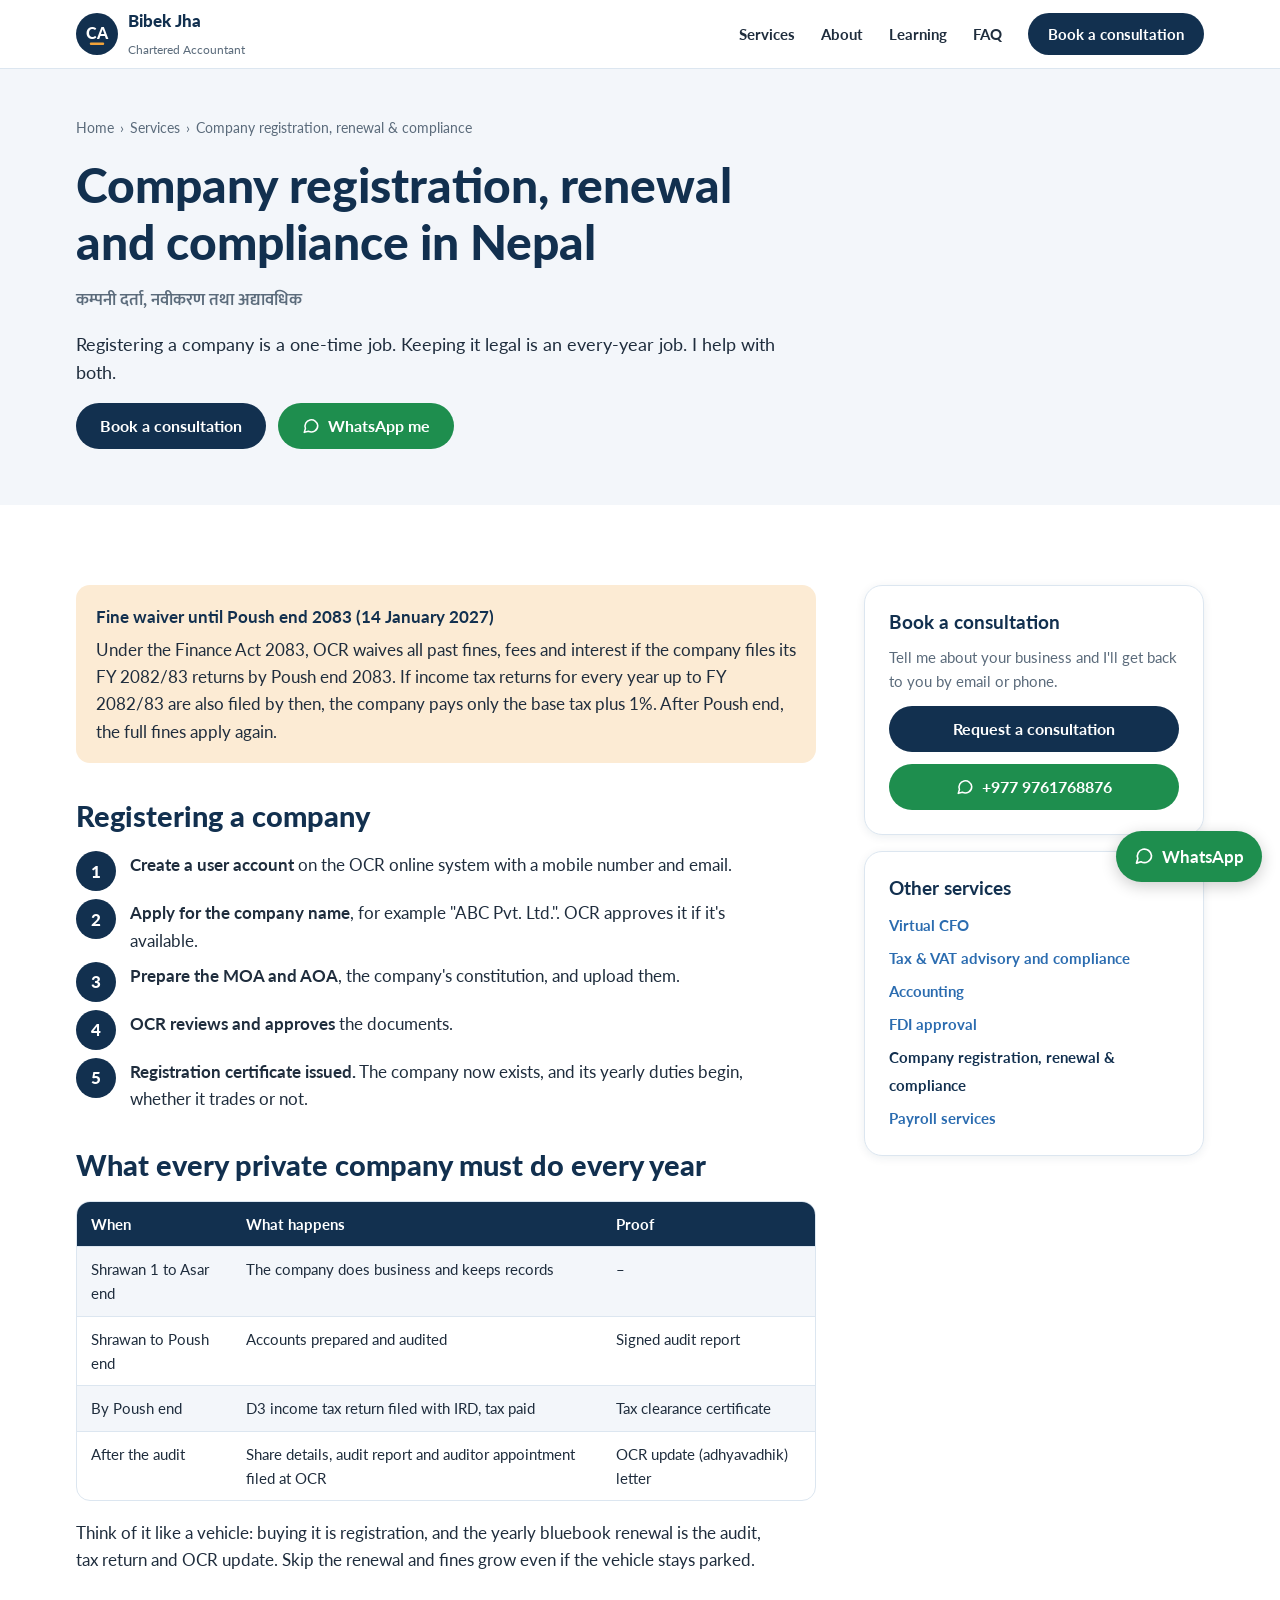
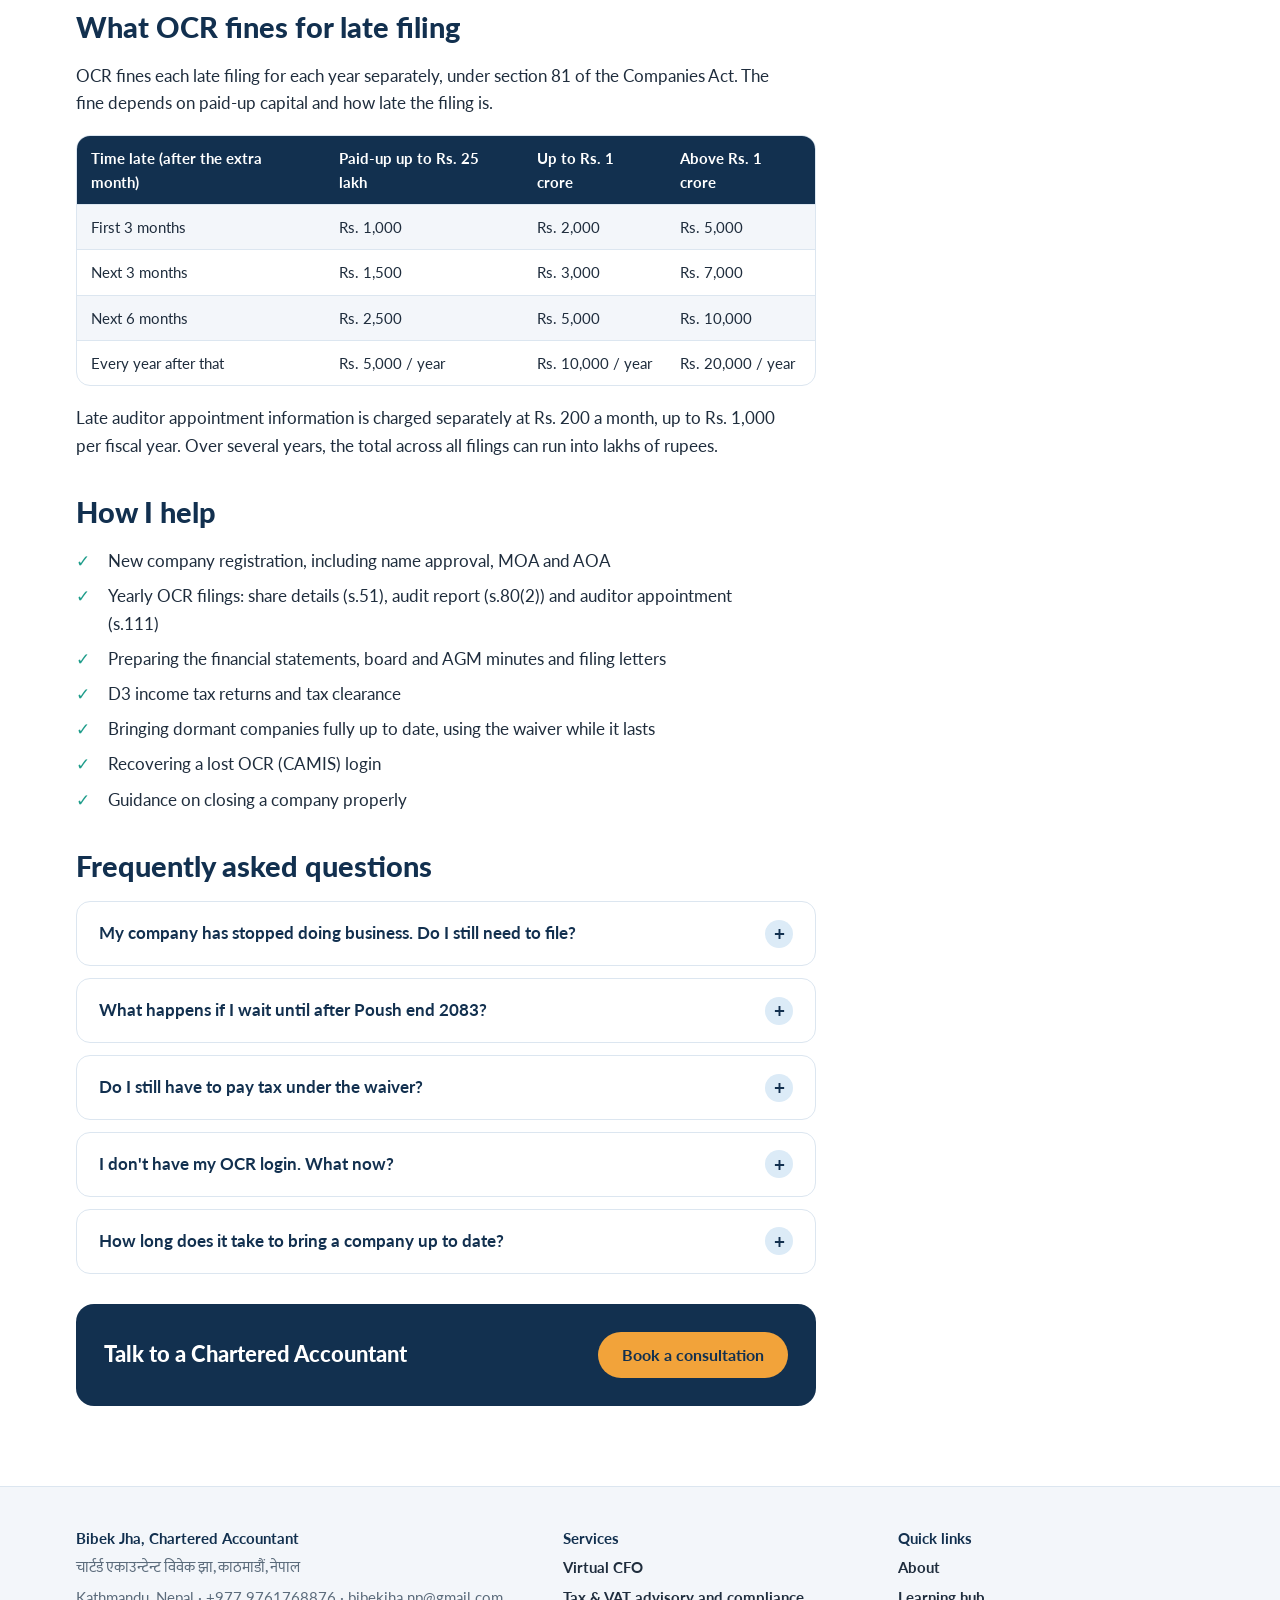
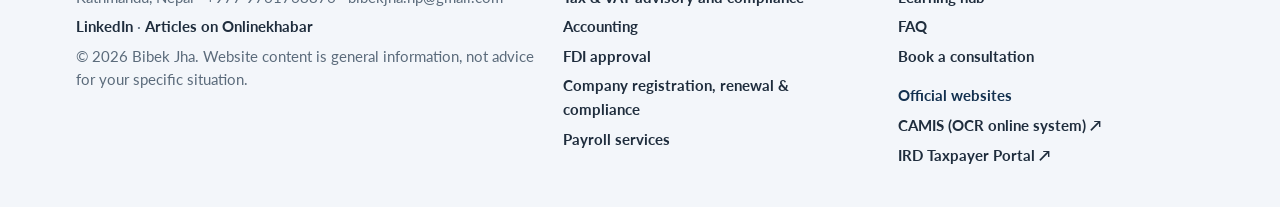
<file: company-registration-nepal.html>
<!doctype html>
<html lang="en">
<head>
<meta charset="utf-8">
<meta name="viewport" content="width=device-width,initial-scale=1,viewport-fit=cover">
<title>Company Registration &amp; Renewal in Nepal | OCR Compliance | CA Bibek Jha</title>
<meta name="claude:viewport-fit-sides" content="cover">
<meta name="description" content="Register a private limited company in Nepal and keep it compliant: OCR renewal (adhyavadhik), D3 tax return, tax clearance, lost OCR login recovery and the 2083 fine waiver. CA Bibek Jha.">
<link rel="canonical" href="https://bibekjha.com.np/company-registration-nepal.html">
<meta property="og:type" content="website">
<meta property="og:title" content="Company Registration &amp; Renewal in Nepal | OCR Compliance | CA Bibek Jha">
<meta property="og:description" content="Register a private limited company in Nepal and keep it compliant: OCR renewal (adhyavadhik), D3 tax return, tax clearance, lost OCR login recovery and the 2083 fine waiver. CA Bibek Jha.">
<meta property="og:url" content="https://bibekjha.com.np/company-registration-nepal.html">
<meta property="og:image" content="https://bibekjha.com.np/og-image.jpg">
<meta property="og:image:width" content="1200">
<meta property="og:image:height" content="630">
<meta property="og:image:alt" content="Bibek Jha, CA in Nepal">
<meta name="twitter:card" content="summary_large_image">
<link rel="icon" href="favicon.svg" type="image/svg+xml">
<link rel="icon" href="favicon-96.png" sizes="96x96" type="image/png">
<link rel="icon" href="favicon.ico" sizes="any">
<link rel="apple-touch-icon" href="apple-touch-icon.png">
<link rel="manifest" href="site.webmanifest">
<meta name="theme-color" content="#12304F">
<link rel="preconnect" href="https://fonts.googleapis.com">
<link rel="preconnect" href="https://fonts.gstatic.com" crossorigin>
<link rel="stylesheet" href="https://fonts.googleapis.com/css2?family=Lato:ital,wght@0,400;0,700;0,900;1,400&family=Mukta:wght@400;600;700&display=swap">
<link rel="stylesheet" href="styles.css">
<script type="application/ld+json">
{
 "@context": "https://schema.org",
 "@type": "Service",
 "name": "Company registration, renewal and compliance in Nepal",
 "serviceType": "Company registration, renewal & compliance",
 "description": "Register a private limited company in Nepal and keep it compliant: OCR renewal (adhyavadhik), D3 tax return, tax clearance, lost OCR login recovery and the 2083 fine waiver. CA Bibek Jha.",
 "areaServed": {
  "@type": "Country",
  "name": "Nepal"
 },
 "provider": {
  "@id": "https://bibekjha.com.np/#business"
 },
 "url": "https://bibekjha.com.np/company-registration-nepal.html"
}
</script>
<script type="application/ld+json">
{
 "@context": "https://schema.org",
 "@type": "BreadcrumbList",
 "itemListElement": [
  {
   "@type": "ListItem",
   "position": 1,
   "name": "Home",
   "item": "https://bibekjha.com.np/"
  },
  {
   "@type": "ListItem",
   "position": 2,
   "name": "Company registration, renewal & compliance",
   "item": "https://bibekjha.com.np/company-registration-nepal.html"
  }
 ]
}
</script>
<script type="application/ld+json">
{
 "@context": "https://schema.org",
 "@type": "FAQPage",
 "mainEntity": [
  {
   "@type": "Question",
   "name": "My company has stopped doing business. Do I still need to file?",
   "acceptedAnswer": {
    "@type": "Answer",
    "text": "Yes. A registered company has to complete its audit, D3 return and OCR update every year until it is formally closed. Fines keep growing for every missed year."
   }
  },
  {
   "@type": "Question",
   "name": "What happens if I wait until after Poush end 2083?",
   "acceptedAnswer": {
    "@type": "Answer",
    "text": "The waiver ends and the full OCR fines, tax fees and interest apply again, often adding up to lakhs of rupees for companies that are several years behind."
   }
  },
  {
   "@type": "Question",
   "name": "Do I still have to pay tax under the waiver?",
   "acceptedAnswer": {
    "@type": "Answer",
    "text": "Not at OCR: no tax is charged there, and its fines are waived in full. For income tax, VAT and excise, the base tax that was due must still be paid, plus 1% of it. The fees and interest on top are what get waived."
   }
  },
  {
   "@type": "Question",
   "name": "I don't have my OCR login. What now?",
   "acceptedAnswer": {
    "@type": "Answer",
    "text": "It can be recovered. An e-service access application is filed online, the board names an authorised person, and the director verifies their identity in person (सनाखत) at OCR or the ward office."
   }
  },
  {
   "@type": "Question",
   "name": "How long does it take to bring a company up to date?",
   "acceptedAnswer": {
    "@type": "Answer",
    "text": "Usually about a week per year once the documents and signatures are in, though recovering a lost OCR login adds time."
   }
  }
 ]
}
</script>
</head>
<body>
<header class="site">
  <div class="wrap nav">
    <a class="brand" href="index.html" aria-label="Bibek Jha, Chartered Accountant, home">
      <svg class="logo" viewBox="0 0 64 64" role="img" aria-label="CA"><circle cx="32" cy="32" r="32" style="fill: var(--btn)"/><text x="32" y="39" text-anchor="middle" font-family="Lato, Arial, sans-serif" font-weight="900" font-size="25" letter-spacing="0.5" style="fill: var(--btn-ink)">CA</text><rect x="21" y="45" width="22" height="3.6" rx="1.8" style="fill: var(--amber)"/></svg>
      <span><span class="brand-name">Bibek Jha</span><br><span class="brand-sub">Chartered Accountant</span></span>
    </a>
    <button class="menu-btn" id="menuBtn" aria-expanded="false" aria-controls="navLinks">Menu</button>
    <nav class="nav-links" id="navLinks">
      <a href="index.html#services">Services</a>
      <a href="index.html#about">About</a>
      <a href="index.html#learning">Learning</a>
      <a href="index.html#faq">FAQ</a>
      <a class="btn btn-primary" href="index.html#book">Book a consultation</a>
    </nav>
  </div>
</header>
<main id="top">
  <section class="page-hero">
    <div class="wrap">
      <nav class="crumbs" aria-label="Breadcrumb"><a href="index.html">Home</a><span>›</span><a href="index.html#services">Services</a><span>›</span><span>Company registration, renewal &amp; compliance</span></nav>
      <h1>Company registration, renewal and compliance in Nepal</h1>
      <p class="np-line np" lang="ne">कम्पनी दर्ता, नवीकरण तथा अद्यावधिक</p>
      <p class="lead">Registering a company is a one-time job. Keeping it legal is an every-year job. I help with both.</p>
      <div class="hero-ctas"><a class="btn btn-primary" href="index.html#book">Book a consultation</a><a class="btn btn-wa" href="https://wa.me/9779761768876?text=Hello%20Bibek%2C%20I%20would%20like%20to%20discuss%20my%20accounting%20and%20tax%20needs." target="_blank" rel="noopener"><svg viewBox="0 0 24 24" fill="none" stroke="currentColor" stroke-width="2" stroke-linecap="round" stroke-linejoin="round" aria-hidden="true"><path d="M21 11.5a8.5 8.5 0 0 1-12.6 7.4L3 20.5l1.6-5.2A8.5 8.5 0 1 1 21 11.5z"/></svg> WhatsApp me</a></div>
    </div>
  </section>
  <section class="band">
    <div class="wrap page-grid">
      <article class="prose">

<div class="callout warn" id="waiver" data-expires="2027-01-15"><strong>Fine waiver until Poush end 2083 (14 January 2027)</strong><span>Under the Finance Act 2083, OCR waives all past fines, fees and interest if the company files its FY 2082/83 returns by Poush end 2083. If income tax returns for every year up to FY 2082/83 are also filed by then, the company pays only the base tax plus 1%. After Poush end, the full fines apply again.</span></div>
<h2>Registering a company</h2>
<ol class="steps-list">
<li><div><strong>Create a user account</strong> on the OCR online system with a mobile number and email.</div></li>
<li><div><strong>Apply for the company name</strong>, for example "ABC Pvt. Ltd.". OCR approves it if it's available.</div></li>
<li><div><strong>Prepare the MOA and AOA</strong>, the company's constitution, and upload them.</div></li>
<li><div><strong>OCR reviews and approves</strong> the documents.</div></li>
<li><div><strong>Registration certificate issued.</strong> The company now exists, and its yearly duties begin, whether it trades or not.</div></li>
</ol>
<h2>What every private company must do every year</h2>
<div class="table-wrap"><table class="facts">
<tr><th>When</th><th>What happens</th><th>Proof</th></tr>
<tr><td>Shrawan 1 to Asar end</td><td>The company does business and keeps records</td><td>–</td></tr>
<tr><td>Shrawan to Poush end</td><td>Accounts prepared and audited</td><td>Signed audit report</td></tr>
<tr><td>By Poush end</td><td>D3 income tax return filed with IRD, tax paid</td><td>Tax clearance certificate</td></tr>
<tr><td>After the audit</td><td>Share details, audit report and auditor appointment filed at OCR</td><td>OCR update (adhyavadhik) letter</td></tr>
</table></div>
<p>Think of it like a vehicle: buying it is registration, and the yearly bluebook renewal is the audit, tax return and OCR update. Skip the renewal and fines grow even if the vehicle stays parked.</p>
<h2>What OCR fines for late filing</h2>
<p>OCR fines each late filing for each year separately, under section 81 of the Companies Act. The fine depends on paid-up capital and how late the filing is.</p>
<div class="table-wrap"><table class="facts">
<tr><th>Time late (after the extra month)</th><th>Paid-up up to Rs. 25 lakh</th><th>Up to Rs. 1 crore</th><th>Above Rs. 1 crore</th></tr>
<tr><td>First 3 months</td><td>Rs. 1,000</td><td>Rs. 2,000</td><td>Rs. 5,000</td></tr>
<tr><td>Next 3 months</td><td>Rs. 1,500</td><td>Rs. 3,000</td><td>Rs. 7,000</td></tr>
<tr><td>Next 6 months</td><td>Rs. 2,500</td><td>Rs. 5,000</td><td>Rs. 10,000</td></tr>
<tr><td>Every year after that</td><td>Rs. 5,000 / year</td><td>Rs. 10,000 / year</td><td>Rs. 20,000 / year</td></tr>
</table></div>
<p>Late auditor appointment information is charged separately at Rs. 200 a month, up to Rs. 1,000 per fiscal year. Over several years, the total across all filings can run into lakhs of rupees.</p>
<h2>How I help</h2>
<ul class="checklist">
<li>New company registration, including name approval, MOA and AOA</li>
<li>Yearly OCR filings: share details (s.51), audit report (s.80(2)) and auditor appointment (s.111)</li>
<li>Preparing the financial statements, board and AGM minutes and filing letters</li>
<li>D3 income tax returns and tax clearance</li>
<li>Bringing dormant companies fully up to date, using the waiver while it lasts</li>
<li>Recovering a lost OCR (CAMIS) login</li>
<li>Guidance on closing a company properly</li>
</ul>

        <h2>Frequently asked questions</h2>
        <div class="faq"><details><summary>My company has stopped doing business. Do I still need to file?</summary><div class="answer"><p>Yes. A registered company has to complete its audit, D3 return and OCR update every year until it is formally closed. Fines keep growing for every missed year.</p></div></details><details><summary>What happens if I wait until after Poush end 2083?</summary><div class="answer"><p>The waiver ends and the full OCR fines, tax fees and interest apply again, often adding up to lakhs of rupees for companies that are several years behind.</p></div></details><details><summary>Do I still have to pay tax under the waiver?</summary><div class="answer"><p>Not at OCR: no tax is charged there, and its fines are waived in full. For income tax, VAT and excise, the base tax that was due must still be paid, plus 1% of it. The fees and interest on top are what get waived.</p></div></details><details><summary>I don&#x27;t have my OCR login. What now?</summary><div class="answer"><p>It can be recovered. An e-service access application is filed online, the board names an authorised person, and the director verifies their identity in person (सनाखत) at OCR or the ward office.</p></div></details><details><summary>How long does it take to bring a company up to date?</summary><div class="answer"><p>Usually about a week per year once the documents and signatures are in, though recovering a lost OCR login adds time.</p></div></details></div>
        <div class="cta-band"><h2>Talk to a Chartered Accountant</h2><a class="btn btn-amber" href="index.html#book">Book a consultation</a></div>
      </article>
      <aside class="side">
        <div class="card">
          <h3>Book a consultation</h3>
          <p>Tell me about your business and I'll get back to you by email or phone.</p>
          <a class="btn btn-primary" href="index.html#book">Request a consultation</a>
          <a class="btn btn-wa" href="https://wa.me/9779761768876?text=Hello%20Bibek%2C%20I%20would%20like%20to%20discuss%20my%20accounting%20and%20tax%20needs." target="_blank" rel="noopener"><svg viewBox="0 0 24 24" fill="none" stroke="currentColor" stroke-width="2" stroke-linecap="round" stroke-linejoin="round" aria-hidden="true"><path d="M21 11.5a8.5 8.5 0 0 1-12.6 7.4L3 20.5l1.6-5.2A8.5 8.5 0 1 1 21 11.5z"/></svg> +977 9761768876</a>
        </div>
        <div class="card">
          <h3>Other services</h3>
          <ul><li><a href="virtual-cfo-nepal.html">Virtual CFO</a></li><li><a href="tax-vat-services-nepal.html">Tax &amp; VAT advisory and compliance</a></li><li><a href="accounting-services-nepal.html">Accounting</a></li><li><a href="fdi-approval-nepal.html">FDI approval</a></li><li><a href="company-registration-nepal.html" aria-current="page">Company registration, renewal &amp; compliance</a></li><li><a href="payroll-services-nepal.html">Payroll services</a></li></ul>
        </div>
      </aside>
    </div>
  </section>
</main>
<footer>
  <div class="wrap foot">
    <div class="foot-col">
      <strong style="color: var(--heading)">Bibek Jha, Chartered Accountant</strong>
      <span class="np">चार्टर्ड एकाउन्टेन्ट विवेक झा, काठमाडौं, नेपाल</span>
      <span>Kathmandu, Nepal · +977 9761768876 · bibekjha.np@gmail.com</span>
      <span><a href="https://www.linkedin.com/in/bibekjha/" target="_blank" rel="noopener">LinkedIn</a> · <a href="https://english.onlinekhabar.com/writer/499792" target="_blank" rel="noopener">Articles on Onlinekhabar</a></span>
      <span>© <span class="yr">2026</span> Bibek Jha. Website content is general information, not advice for your specific situation.</span>
    </div>
    <div class="foot-col">
      <strong style="color: var(--heading)">Services</strong>
      <ul class="foot-list"><li><a href="virtual-cfo-nepal.html">Virtual CFO</a></li><li><a href="tax-vat-services-nepal.html">Tax &amp; VAT advisory and compliance</a></li><li><a href="accounting-services-nepal.html">Accounting</a></li><li><a href="fdi-approval-nepal.html">FDI approval</a></li><li><a href="company-registration-nepal.html">Company registration, renewal &amp; compliance</a></li><li><a href="payroll-services-nepal.html">Payroll services</a></li></ul>
    </div>
    <div class="foot-col">
      <strong style="color: var(--heading)">Quick links</strong>
      <ul class="foot-list"><li><a href="index.html#about">About</a></li><li><a href="index.html#learning">Learning hub</a></li><li><a href="index.html#faq">FAQ</a></li><li><a href="index.html#book">Book a consultation</a></li></ul>
      <strong style="color: var(--heading); margin-top: 10px">Official websites</strong>
      <ul class="foot-list"><li><a href="https://camis.ocr.gov.np" target="_blank" rel="noopener">CAMIS (OCR online system) ↗</a></li><li><a href="https://taxpayerportal.ird.gov.np/taxpayer/app.html" target="_blank" rel="noopener">IRD Taxpayer Portal ↗</a></li></ul>
    </div>
  </div>
</footer>

<a class="wa-float" href="https://wa.me/9779761768876?text=Hello%20Bibek%2C%20I%20would%20like%20to%20discuss%20my%20accounting%20and%20tax%20needs." target="_blank" rel="noopener" aria-label="Chat on WhatsApp">
  <svg viewBox="0 0 24 24" fill="none" stroke="currentColor" stroke-width="2" stroke-linecap="round" stroke-linejoin="round" aria-hidden="true"><path d="M21 11.5a8.5 8.5 0 0 1-12.6 7.4L3 20.5l1.6-5.2A8.5 8.5 0 1 1 21 11.5z"/></svg>
  <span>WhatsApp</span>
</a>
<script src="site.js"></script>
</body>
</html>
</file>
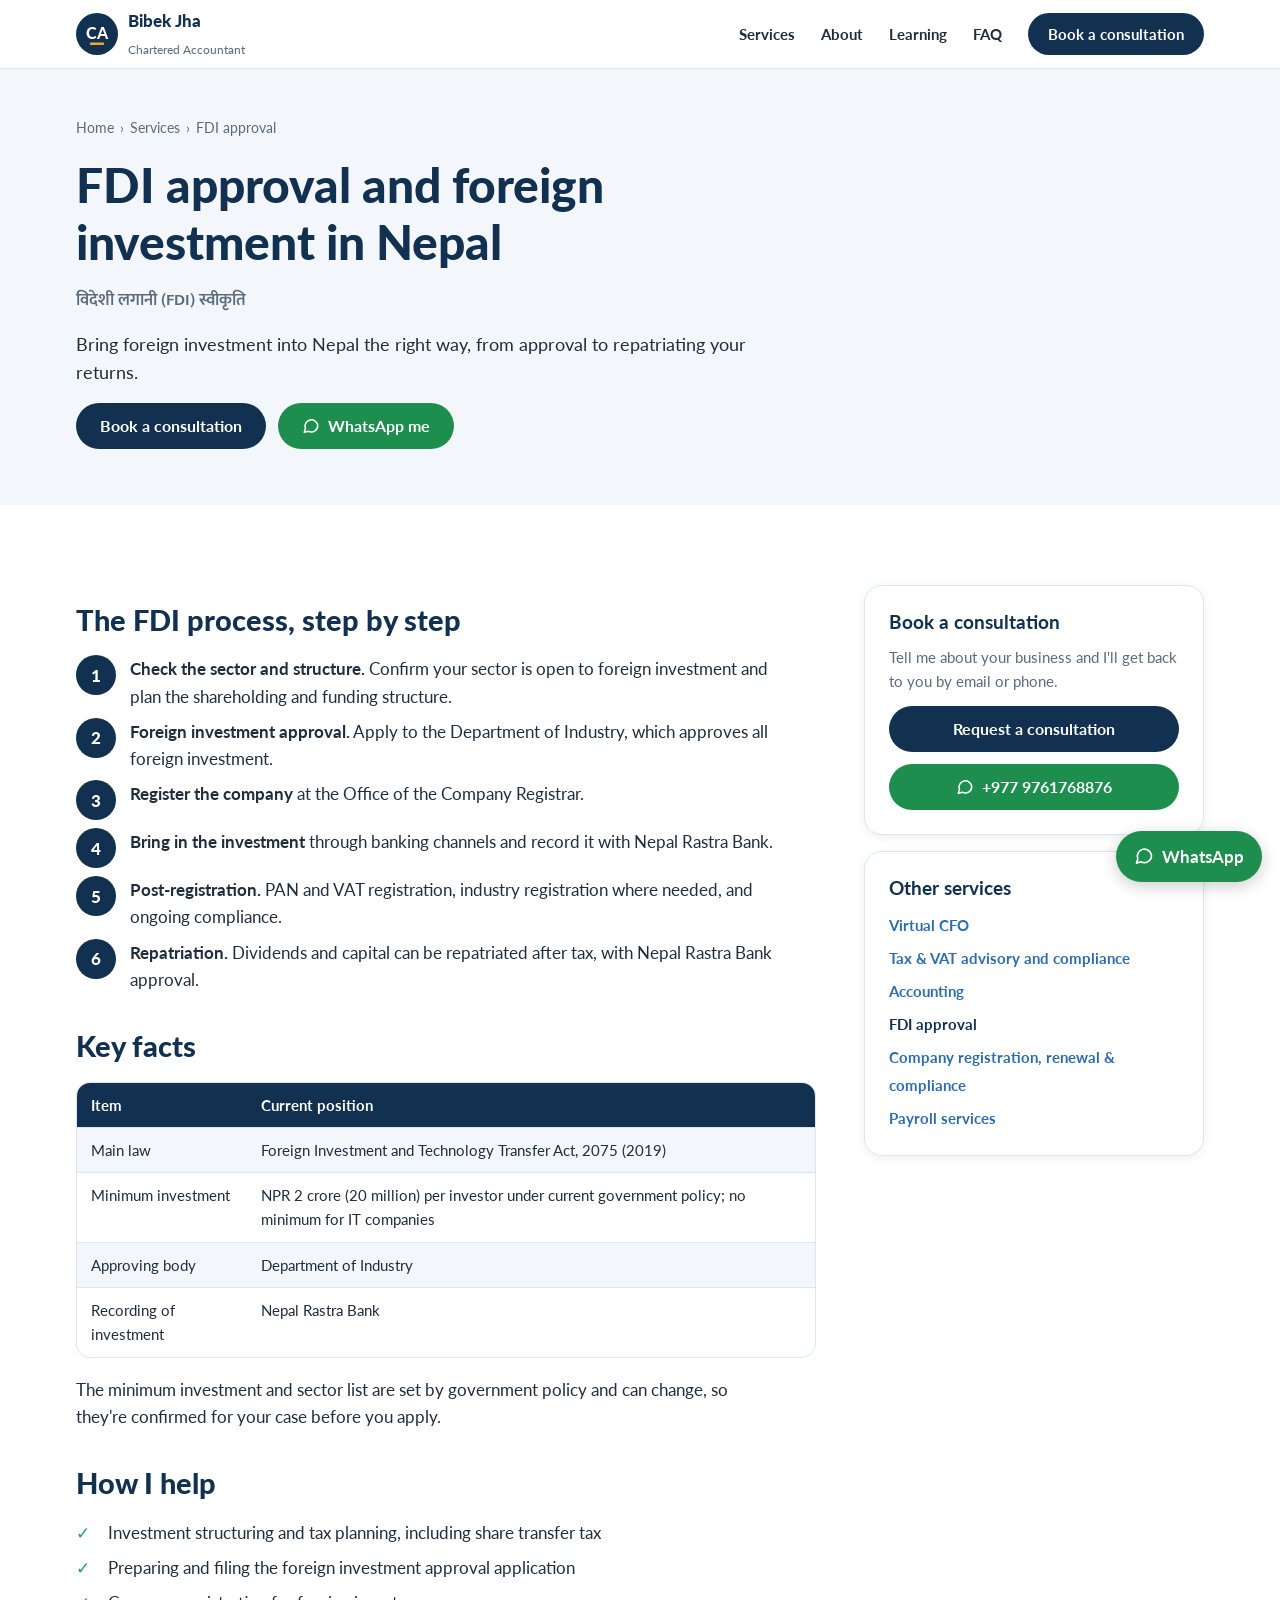
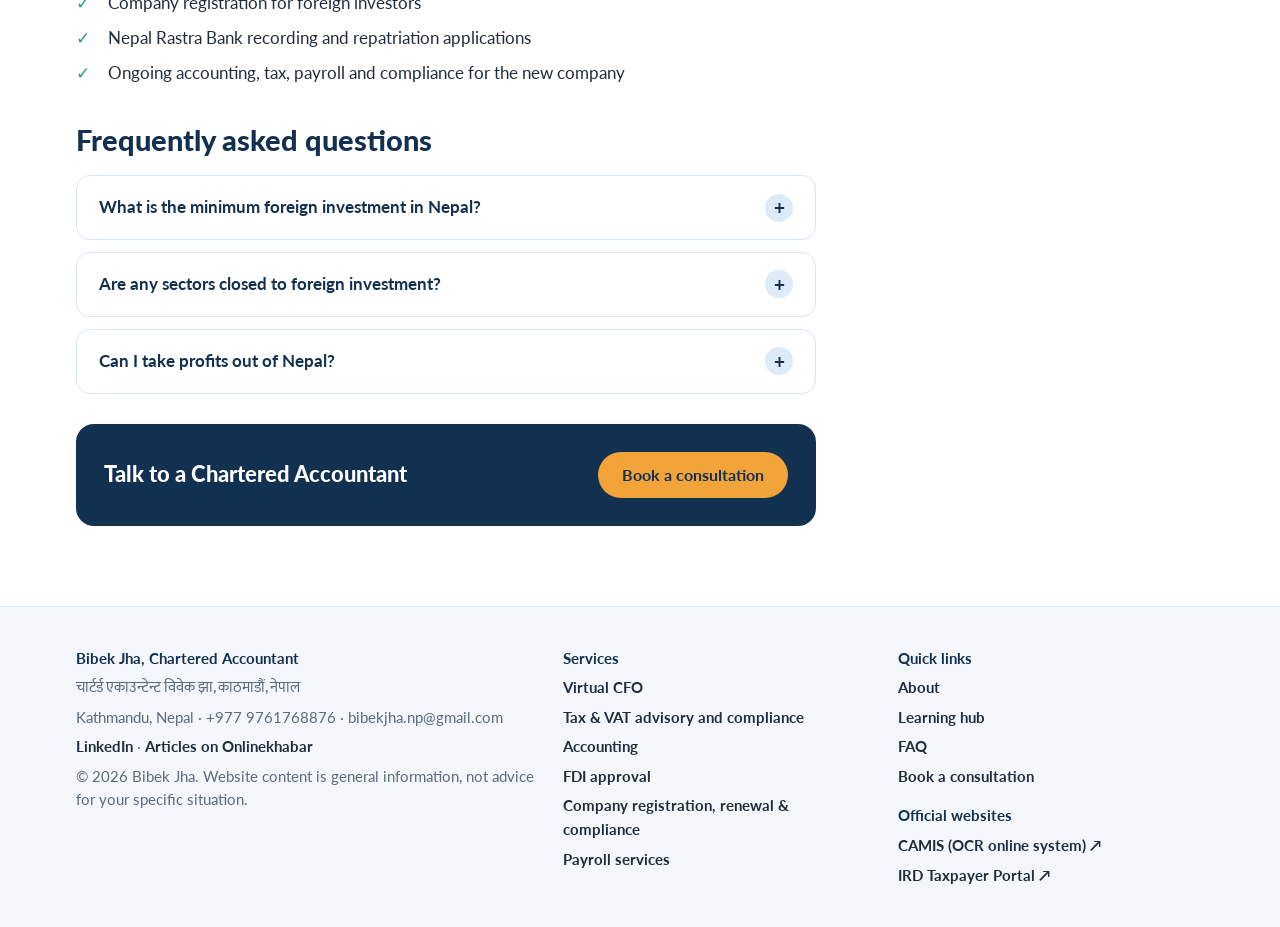
<file: fdi-approval-nepal.html>
<!doctype html>
<html lang="en">
<head>
<meta charset="utf-8">
<meta name="viewport" content="width=device-width,initial-scale=1,viewport-fit=cover">
<title>FDI Approval in Nepal | Foreign Investment Services | CA Bibek Jha</title>
<meta name="claude:viewport-fit-sides" content="cover">
<meta name="description" content="Foreign direct investment approval in Nepal under FITTA 2075: Department of Industry approval, company registration, NRB recording, tax structuring and repatriation. CA Bibek Jha.">
<link rel="canonical" href="https://bibekjha.com.np/fdi-approval-nepal.html">
<meta property="og:type" content="website">
<meta property="og:title" content="FDI Approval in Nepal | Foreign Investment Services | CA Bibek Jha">
<meta property="og:description" content="Foreign direct investment approval in Nepal under FITTA 2075: Department of Industry approval, company registration, NRB recording, tax structuring and repatriation. CA Bibek Jha.">
<meta property="og:url" content="https://bibekjha.com.np/fdi-approval-nepal.html">
<meta property="og:image" content="https://bibekjha.com.np/og-image.jpg">
<meta property="og:image:width" content="1200">
<meta property="og:image:height" content="630">
<meta property="og:image:alt" content="Bibek Jha, CA in Nepal">
<meta name="twitter:card" content="summary_large_image">
<link rel="icon" href="favicon.svg" type="image/svg+xml">
<link rel="icon" href="favicon-96.png" sizes="96x96" type="image/png">
<link rel="icon" href="favicon.ico" sizes="any">
<link rel="apple-touch-icon" href="apple-touch-icon.png">
<link rel="manifest" href="site.webmanifest">
<meta name="theme-color" content="#12304F">
<link rel="preconnect" href="https://fonts.googleapis.com">
<link rel="preconnect" href="https://fonts.gstatic.com" crossorigin>
<link rel="stylesheet" href="https://fonts.googleapis.com/css2?family=Lato:ital,wght@0,400;0,700;0,900;1,400&family=Mukta:wght@400;600;700&display=swap">
<link rel="stylesheet" href="styles.css">
<script type="application/ld+json">
{
 "@context": "https://schema.org",
 "@type": "Service",
 "name": "FDI approval and foreign investment in Nepal",
 "serviceType": "FDI approval",
 "description": "Foreign direct investment approval in Nepal under FITTA 2075: Department of Industry approval, company registration, NRB recording, tax structuring and repatriation. CA Bibek Jha.",
 "areaServed": {
  "@type": "Country",
  "name": "Nepal"
 },
 "provider": {
  "@id": "https://bibekjha.com.np/#business"
 },
 "url": "https://bibekjha.com.np/fdi-approval-nepal.html"
}
</script>
<script type="application/ld+json">
{
 "@context": "https://schema.org",
 "@type": "BreadcrumbList",
 "itemListElement": [
  {
   "@type": "ListItem",
   "position": 1,
   "name": "Home",
   "item": "https://bibekjha.com.np/"
  },
  {
   "@type": "ListItem",
   "position": 2,
   "name": "FDI approval",
   "item": "https://bibekjha.com.np/fdi-approval-nepal.html"
  }
 ]
}
</script>
<script type="application/ld+json">
{
 "@context": "https://schema.org",
 "@type": "FAQPage",
 "mainEntity": [
  {
   "@type": "Question",
   "name": "What is the minimum foreign investment in Nepal?",
   "acceptedAnswer": {
    "@type": "Answer",
    "text": "Under current government policy, NPR 2 crore (20 million) per investor, with no minimum for IT companies. The figure is set by government decision and can change, so it should be confirmed before you apply."
   }
  },
  {
   "@type": "Question",
   "name": "Are any sectors closed to foreign investment?",
   "acceptedAnswer": {
    "@type": "Answer",
    "text": "Yes. FITTA includes a list of sectors where foreign investment isn't allowed. Your sector is checked against it before anything else."
   }
  },
  {
   "@type": "Question",
   "name": "Can I take profits out of Nepal?",
   "acceptedAnswer": {
    "@type": "Answer",
    "text": "Yes. After paying applicable taxes, dividends and capital can be repatriated with approval from Nepal Rastra Bank, provided the investment was properly recorded."
   }
  }
 ]
}
</script>
</head>
<body>
<header class="site">
  <div class="wrap nav">
    <a class="brand" href="index.html" aria-label="Bibek Jha, Chartered Accountant, home">
      <svg class="logo" viewBox="0 0 64 64" role="img" aria-label="CA"><circle cx="32" cy="32" r="32" style="fill: var(--btn)"/><text x="32" y="39" text-anchor="middle" font-family="Lato, Arial, sans-serif" font-weight="900" font-size="25" letter-spacing="0.5" style="fill: var(--btn-ink)">CA</text><rect x="21" y="45" width="22" height="3.6" rx="1.8" style="fill: var(--amber)"/></svg>
      <span><span class="brand-name">Bibek Jha</span><br><span class="brand-sub">Chartered Accountant</span></span>
    </a>
    <button class="menu-btn" id="menuBtn" aria-expanded="false" aria-controls="navLinks">Menu</button>
    <nav class="nav-links" id="navLinks">
      <a href="index.html#services">Services</a>
      <a href="index.html#about">About</a>
      <a href="index.html#learning">Learning</a>
      <a href="index.html#faq">FAQ</a>
      <a class="btn btn-primary" href="index.html#book">Book a consultation</a>
    </nav>
  </div>
</header>
<main id="top">
  <section class="page-hero">
    <div class="wrap">
      <nav class="crumbs" aria-label="Breadcrumb"><a href="index.html">Home</a><span>›</span><a href="index.html#services">Services</a><span>›</span><span>FDI approval</span></nav>
      <h1>FDI approval and foreign investment in Nepal</h1>
      <p class="np-line np" lang="ne">विदेशी लगानी (FDI) स्वीकृति</p>
      <p class="lead">Bring foreign investment into Nepal the right way, from approval to repatriating your returns.</p>
      <div class="hero-ctas"><a class="btn btn-primary" href="index.html#book">Book a consultation</a><a class="btn btn-wa" href="https://wa.me/9779761768876?text=Hello%20Bibek%2C%20I%20would%20like%20to%20discuss%20my%20accounting%20and%20tax%20needs." target="_blank" rel="noopener"><svg viewBox="0 0 24 24" fill="none" stroke="currentColor" stroke-width="2" stroke-linecap="round" stroke-linejoin="round" aria-hidden="true"><path d="M21 11.5a8.5 8.5 0 0 1-12.6 7.4L3 20.5l1.6-5.2A8.5 8.5 0 1 1 21 11.5z"/></svg> WhatsApp me</a></div>
    </div>
  </section>
  <section class="band">
    <div class="wrap page-grid">
      <article class="prose">

<h2>The FDI process, step by step</h2>
<ol class="steps-list">
<li><div><strong>Check the sector and structure.</strong> Confirm your sector is open to foreign investment and plan the shareholding and funding structure.</div></li>
<li><div><strong>Foreign investment approval.</strong> Apply to the Department of Industry, which approves all foreign investment.</div></li>
<li><div><strong>Register the company</strong> at the Office of the Company Registrar.</div></li>
<li><div><strong>Bring in the investment</strong> through banking channels and record it with Nepal Rastra Bank.</div></li>
<li><div><strong>Post-registration.</strong> PAN and VAT registration, industry registration where needed, and ongoing compliance.</div></li>
<li><div><strong>Repatriation.</strong> Dividends and capital can be repatriated after tax, with Nepal Rastra Bank approval.</div></li>
</ol>
<h2>Key facts</h2>
<div class="table-wrap"><table class="facts">
<tr><th>Item</th><th>Current position</th></tr>
<tr><td>Main law</td><td>Foreign Investment and Technology Transfer Act, 2075 (2019)</td></tr>
<tr><td>Minimum investment</td><td>NPR 2 crore (20 million) per investor under current government policy; no minimum for IT companies</td></tr>
<tr><td>Approving body</td><td>Department of Industry</td></tr>
<tr><td>Recording of investment</td><td>Nepal Rastra Bank</td></tr>
</table></div>
<p>The minimum investment and sector list are set by government policy and can change, so they're confirmed for your case before you apply.</p>
<h2>How I help</h2>
<ul class="checklist">
<li>Investment structuring and tax planning, including share transfer tax</li>
<li>Preparing and filing the foreign investment approval application</li>
<li>Company registration for foreign investors</li>
<li>Nepal Rastra Bank recording and repatriation applications</li>
<li>Ongoing accounting, tax, payroll and compliance for the new company</li>
</ul>

        <h2>Frequently asked questions</h2>
        <div class="faq"><details><summary>What is the minimum foreign investment in Nepal?</summary><div class="answer"><p>Under current government policy, NPR 2 crore (20 million) per investor, with no minimum for IT companies. The figure is set by government decision and can change, so it should be confirmed before you apply.</p></div></details><details><summary>Are any sectors closed to foreign investment?</summary><div class="answer"><p>Yes. FITTA includes a list of sectors where foreign investment isn't allowed. Your sector is checked against it before anything else.</p></div></details><details><summary>Can I take profits out of Nepal?</summary><div class="answer"><p>Yes. After paying applicable taxes, dividends and capital can be repatriated with approval from Nepal Rastra Bank, provided the investment was properly recorded.</p></div></details></div>
        <div class="cta-band"><h2>Talk to a Chartered Accountant</h2><a class="btn btn-amber" href="index.html#book">Book a consultation</a></div>
      </article>
      <aside class="side">
        <div class="card">
          <h3>Book a consultation</h3>
          <p>Tell me about your business and I'll get back to you by email or phone.</p>
          <a class="btn btn-primary" href="index.html#book">Request a consultation</a>
          <a class="btn btn-wa" href="https://wa.me/9779761768876?text=Hello%20Bibek%2C%20I%20would%20like%20to%20discuss%20my%20accounting%20and%20tax%20needs." target="_blank" rel="noopener"><svg viewBox="0 0 24 24" fill="none" stroke="currentColor" stroke-width="2" stroke-linecap="round" stroke-linejoin="round" aria-hidden="true"><path d="M21 11.5a8.5 8.5 0 0 1-12.6 7.4L3 20.5l1.6-5.2A8.5 8.5 0 1 1 21 11.5z"/></svg> +977 9761768876</a>
        </div>
        <div class="card">
          <h3>Other services</h3>
          <ul><li><a href="virtual-cfo-nepal.html">Virtual CFO</a></li><li><a href="tax-vat-services-nepal.html">Tax &amp; VAT advisory and compliance</a></li><li><a href="accounting-services-nepal.html">Accounting</a></li><li><a href="fdi-approval-nepal.html" aria-current="page">FDI approval</a></li><li><a href="company-registration-nepal.html">Company registration, renewal &amp; compliance</a></li><li><a href="payroll-services-nepal.html">Payroll services</a></li></ul>
        </div>
      </aside>
    </div>
  </section>
</main>
<footer>
  <div class="wrap foot">
    <div class="foot-col">
      <strong style="color: var(--heading)">Bibek Jha, Chartered Accountant</strong>
      <span class="np">चार्टर्ड एकाउन्टेन्ट विवेक झा, काठमाडौं, नेपाल</span>
      <span>Kathmandu, Nepal · +977 9761768876 · bibekjha.np@gmail.com</span>
      <span><a href="https://www.linkedin.com/in/bibekjha/" target="_blank" rel="noopener">LinkedIn</a> · <a href="https://english.onlinekhabar.com/writer/499792" target="_blank" rel="noopener">Articles on Onlinekhabar</a></span>
      <span>© <span class="yr">2026</span> Bibek Jha. Website content is general information, not advice for your specific situation.</span>
    </div>
    <div class="foot-col">
      <strong style="color: var(--heading)">Services</strong>
      <ul class="foot-list"><li><a href="virtual-cfo-nepal.html">Virtual CFO</a></li><li><a href="tax-vat-services-nepal.html">Tax &amp; VAT advisory and compliance</a></li><li><a href="accounting-services-nepal.html">Accounting</a></li><li><a href="fdi-approval-nepal.html">FDI approval</a></li><li><a href="company-registration-nepal.html">Company registration, renewal &amp; compliance</a></li><li><a href="payroll-services-nepal.html">Payroll services</a></li></ul>
    </div>
    <div class="foot-col">
      <strong style="color: var(--heading)">Quick links</strong>
      <ul class="foot-list"><li><a href="index.html#about">About</a></li><li><a href="index.html#learning">Learning hub</a></li><li><a href="index.html#faq">FAQ</a></li><li><a href="index.html#book">Book a consultation</a></li></ul>
      <strong style="color: var(--heading); margin-top: 10px">Official websites</strong>
      <ul class="foot-list"><li><a href="https://camis.ocr.gov.np" target="_blank" rel="noopener">CAMIS (OCR online system) ↗</a></li><li><a href="https://taxpayerportal.ird.gov.np/taxpayer/app.html" target="_blank" rel="noopener">IRD Taxpayer Portal ↗</a></li></ul>
    </div>
  </div>
</footer>

<a class="wa-float" href="https://wa.me/9779761768876?text=Hello%20Bibek%2C%20I%20would%20like%20to%20discuss%20my%20accounting%20and%20tax%20needs." target="_blank" rel="noopener" aria-label="Chat on WhatsApp">
  <svg viewBox="0 0 24 24" fill="none" stroke="currentColor" stroke-width="2" stroke-linecap="round" stroke-linejoin="round" aria-hidden="true"><path d="M21 11.5a8.5 8.5 0 0 1-12.6 7.4L3 20.5l1.6-5.2A8.5 8.5 0 1 1 21 11.5z"/></svg>
  <span>WhatsApp</span>
</a>
<script src="site.js"></script>
</body>
</html>
</file>
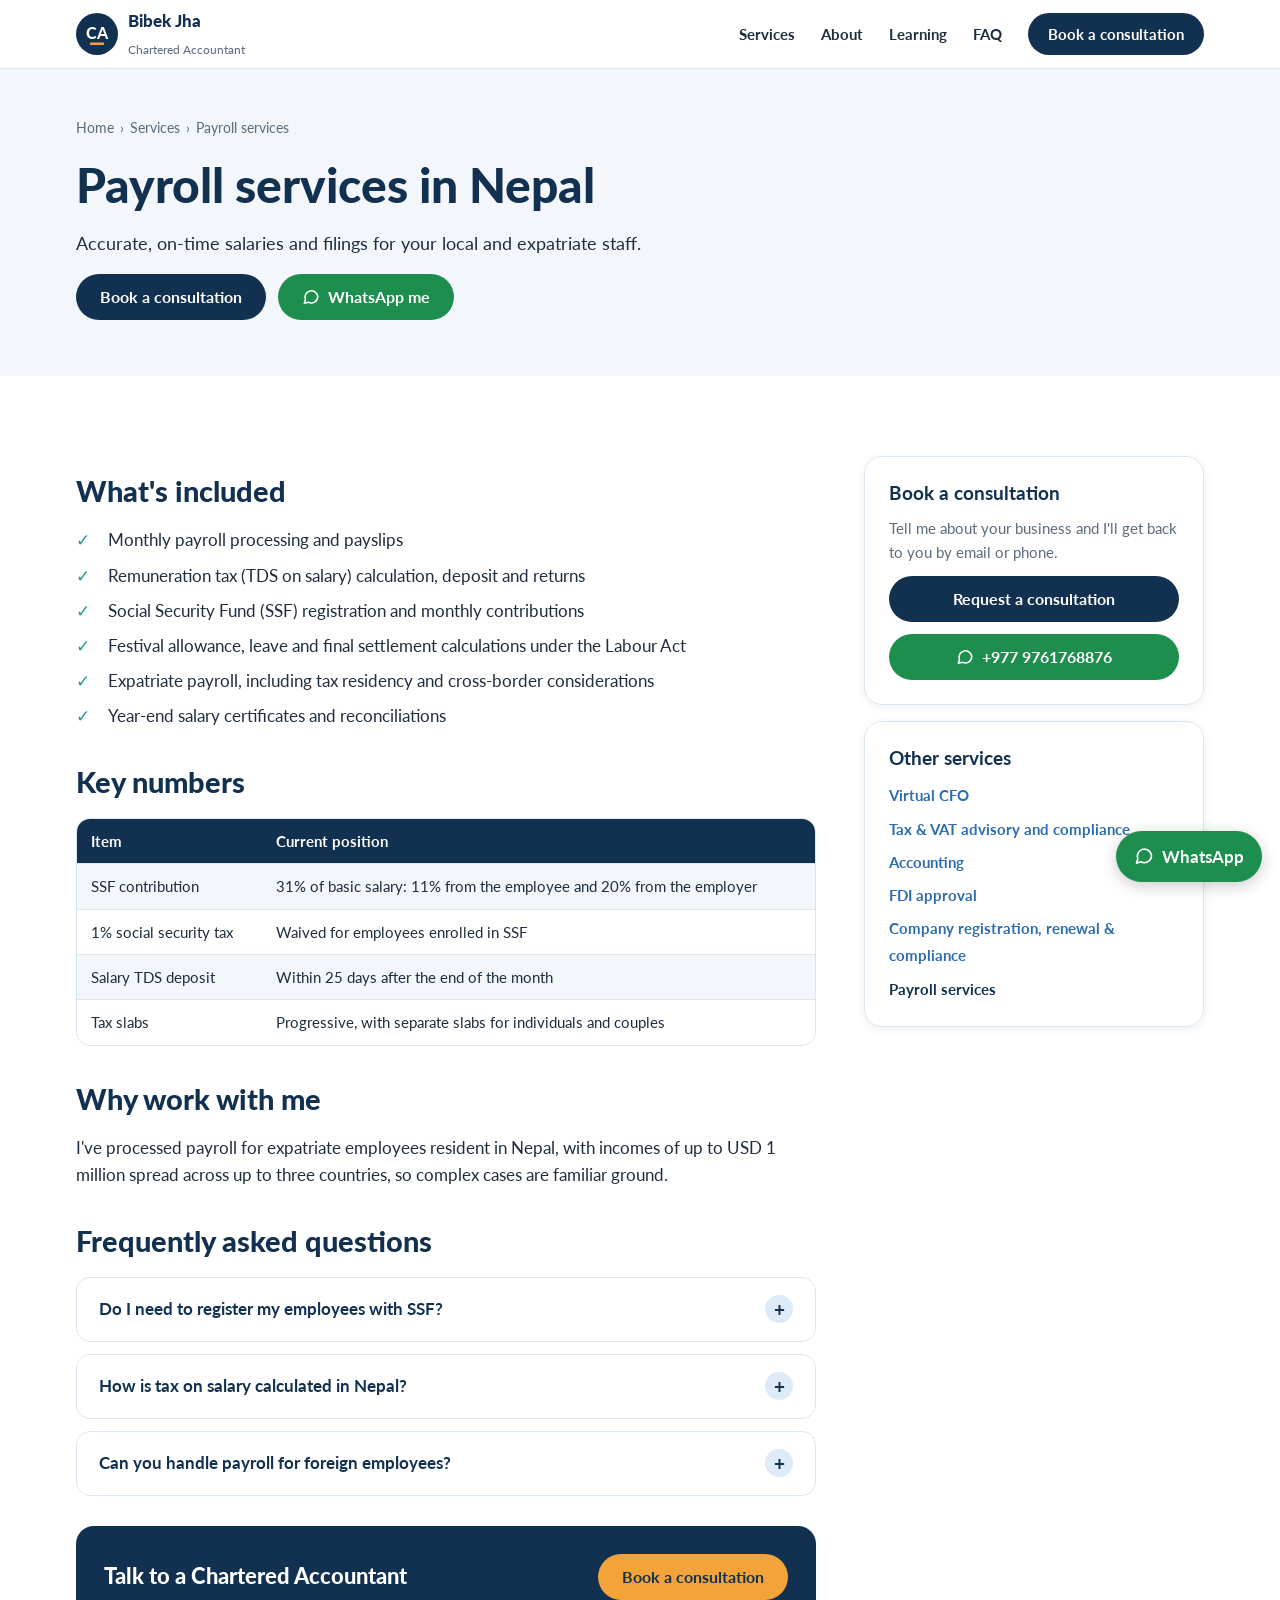
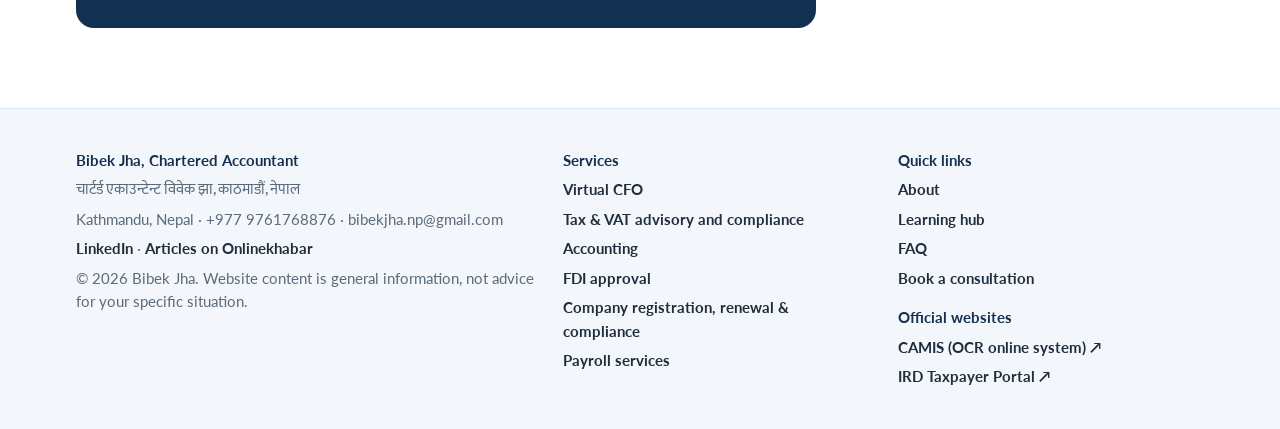
<file: payroll-services-nepal.html>
<!doctype html>
<html lang="en">
<head>
<meta charset="utf-8">
<meta name="viewport" content="width=device-width,initial-scale=1,viewport-fit=cover">
<title>Payroll Services in Nepal | SSF, Salary TDS, Expat Payroll | CA Bibek Jha</title>
<meta name="claude:viewport-fit-sides" content="cover">
<meta name="description" content="Monthly payroll processing in Nepal: payslips, remuneration tax (salary TDS), Social Security Fund contributions and expatriate payroll. CA Bibek Jha, Kathmandu.">
<link rel="canonical" href="https://bibekjha.com.np/payroll-services-nepal.html">
<meta property="og:type" content="website">
<meta property="og:title" content="Payroll Services in Nepal | SSF, Salary TDS, Expat Payroll | CA Bibek Jha">
<meta property="og:description" content="Monthly payroll processing in Nepal: payslips, remuneration tax (salary TDS), Social Security Fund contributions and expatriate payroll. CA Bibek Jha, Kathmandu.">
<meta property="og:url" content="https://bibekjha.com.np/payroll-services-nepal.html">
<meta property="og:image" content="https://bibekjha.com.np/og-image.jpg">
<meta property="og:image:width" content="1200">
<meta property="og:image:height" content="630">
<meta property="og:image:alt" content="Bibek Jha, CA in Nepal">
<meta name="twitter:card" content="summary_large_image">
<link rel="icon" href="favicon.svg" type="image/svg+xml">
<link rel="icon" href="favicon-96.png" sizes="96x96" type="image/png">
<link rel="icon" href="favicon.ico" sizes="any">
<link rel="apple-touch-icon" href="apple-touch-icon.png">
<link rel="manifest" href="site.webmanifest">
<meta name="theme-color" content="#12304F">
<link rel="preconnect" href="https://fonts.googleapis.com">
<link rel="preconnect" href="https://fonts.gstatic.com" crossorigin>
<link rel="stylesheet" href="https://fonts.googleapis.com/css2?family=Lato:ital,wght@0,400;0,700;0,900;1,400&family=Mukta:wght@400;600;700&display=swap">
<link rel="stylesheet" href="styles.css">
<script type="application/ld+json">
{
 "@context": "https://schema.org",
 "@type": "Service",
 "name": "Payroll services in Nepal",
 "serviceType": "Payroll services",
 "description": "Monthly payroll processing in Nepal: payslips, remuneration tax (salary TDS), Social Security Fund contributions and expatriate payroll. CA Bibek Jha, Kathmandu.",
 "areaServed": {
  "@type": "Country",
  "name": "Nepal"
 },
 "provider": {
  "@id": "https://bibekjha.com.np/#business"
 },
 "url": "https://bibekjha.com.np/payroll-services-nepal.html"
}
</script>
<script type="application/ld+json">
{
 "@context": "https://schema.org",
 "@type": "BreadcrumbList",
 "itemListElement": [
  {
   "@type": "ListItem",
   "position": 1,
   "name": "Home",
   "item": "https://bibekjha.com.np/"
  },
  {
   "@type": "ListItem",
   "position": 2,
   "name": "Payroll services",
   "item": "https://bibekjha.com.np/payroll-services-nepal.html"
  }
 ]
}
</script>
<script type="application/ld+json">
{
 "@context": "https://schema.org",
 "@type": "FAQPage",
 "mainEntity": [
  {
   "@type": "Question",
   "name": "Do I need to register my employees with SSF?",
   "acceptedAnswer": {
    "@type": "Answer",
    "text": "Employers covered by the Social Security Act must register with the Social Security Fund and contribute monthly: 11% of basic salary from the employee and 20% from the employer."
   }
  },
  {
   "@type": "Question",
   "name": "How is tax on salary calculated in Nepal?",
   "acceptedAnswer": {
    "@type": "Answer",
    "text": "Salary tax uses progressive slabs, with separate slabs for individuals and couples. The employer deducts it monthly and deposits it within 25 days after the month ends."
   }
  },
  {
   "@type": "Question",
   "name": "Can you handle payroll for foreign employees?",
   "acceptedAnswer": {
    "@type": "Answer",
    "text": "Yes, including tax residency, foreign allowances and payments across countries."
   }
  }
 ]
}
</script>
</head>
<body>
<header class="site">
  <div class="wrap nav">
    <a class="brand" href="index.html" aria-label="Bibek Jha, Chartered Accountant, home">
      <svg class="logo" viewBox="0 0 64 64" role="img" aria-label="CA"><circle cx="32" cy="32" r="32" style="fill: var(--btn)"/><text x="32" y="39" text-anchor="middle" font-family="Lato, Arial, sans-serif" font-weight="900" font-size="25" letter-spacing="0.5" style="fill: var(--btn-ink)">CA</text><rect x="21" y="45" width="22" height="3.6" rx="1.8" style="fill: var(--amber)"/></svg>
      <span><span class="brand-name">Bibek Jha</span><br><span class="brand-sub">Chartered Accountant</span></span>
    </a>
    <button class="menu-btn" id="menuBtn" aria-expanded="false" aria-controls="navLinks">Menu</button>
    <nav class="nav-links" id="navLinks">
      <a href="index.html#services">Services</a>
      <a href="index.html#about">About</a>
      <a href="index.html#learning">Learning</a>
      <a href="index.html#faq">FAQ</a>
      <a class="btn btn-primary" href="index.html#book">Book a consultation</a>
    </nav>
  </div>
</header>
<main id="top">
  <section class="page-hero">
    <div class="wrap">
      <nav class="crumbs" aria-label="Breadcrumb"><a href="index.html">Home</a><span>›</span><a href="index.html#services">Services</a><span>›</span><span>Payroll services</span></nav>
      <h1>Payroll services in Nepal</h1>
      
      <p class="lead">Accurate, on-time salaries and filings for your local and expatriate staff.</p>
      <div class="hero-ctas"><a class="btn btn-primary" href="index.html#book">Book a consultation</a><a class="btn btn-wa" href="https://wa.me/9779761768876?text=Hello%20Bibek%2C%20I%20would%20like%20to%20discuss%20my%20accounting%20and%20tax%20needs." target="_blank" rel="noopener"><svg viewBox="0 0 24 24" fill="none" stroke="currentColor" stroke-width="2" stroke-linecap="round" stroke-linejoin="round" aria-hidden="true"><path d="M21 11.5a8.5 8.5 0 0 1-12.6 7.4L3 20.5l1.6-5.2A8.5 8.5 0 1 1 21 11.5z"/></svg> WhatsApp me</a></div>
    </div>
  </section>
  <section class="band">
    <div class="wrap page-grid">
      <article class="prose">

<h2>What's included</h2>
<ul class="checklist">
<li>Monthly payroll processing and payslips</li>
<li>Remuneration tax (TDS on salary) calculation, deposit and returns</li>
<li>Social Security Fund (SSF) registration and monthly contributions</li>
<li>Festival allowance, leave and final settlement calculations under the Labour Act</li>
<li>Expatriate payroll, including tax residency and cross-border considerations</li>
<li>Year-end salary certificates and reconciliations</li>
</ul>
<h2>Key numbers</h2>
<div class="table-wrap"><table class="facts">
<tr><th>Item</th><th>Current position</th></tr>
<tr><td>SSF contribution</td><td>31% of basic salary: 11% from the employee and 20% from the employer</td></tr>
<tr><td>1% social security tax</td><td>Waived for employees enrolled in SSF</td></tr>
<tr><td>Salary TDS deposit</td><td>Within 25 days after the end of the month</td></tr>
<tr><td>Tax slabs</td><td>Progressive, with separate slabs for individuals and couples</td></tr>
</table></div>
<h2>Why work with me</h2>
<p>I've processed payroll for expatriate employees resident in Nepal, with incomes of up to USD 1 million spread across up to three countries, so complex cases are familiar ground.</p>

        <h2>Frequently asked questions</h2>
        <div class="faq"><details><summary>Do I need to register my employees with SSF?</summary><div class="answer"><p>Employers covered by the Social Security Act must register with the Social Security Fund and contribute monthly: 11% of basic salary from the employee and 20% from the employer.</p></div></details><details><summary>How is tax on salary calculated in Nepal?</summary><div class="answer"><p>Salary tax uses progressive slabs, with separate slabs for individuals and couples. The employer deducts it monthly and deposits it within 25 days after the month ends.</p></div></details><details><summary>Can you handle payroll for foreign employees?</summary><div class="answer"><p>Yes, including tax residency, foreign allowances and payments across countries.</p></div></details></div>
        <div class="cta-band"><h2>Talk to a Chartered Accountant</h2><a class="btn btn-amber" href="index.html#book">Book a consultation</a></div>
      </article>
      <aside class="side">
        <div class="card">
          <h3>Book a consultation</h3>
          <p>Tell me about your business and I'll get back to you by email or phone.</p>
          <a class="btn btn-primary" href="index.html#book">Request a consultation</a>
          <a class="btn btn-wa" href="https://wa.me/9779761768876?text=Hello%20Bibek%2C%20I%20would%20like%20to%20discuss%20my%20accounting%20and%20tax%20needs." target="_blank" rel="noopener"><svg viewBox="0 0 24 24" fill="none" stroke="currentColor" stroke-width="2" stroke-linecap="round" stroke-linejoin="round" aria-hidden="true"><path d="M21 11.5a8.5 8.5 0 0 1-12.6 7.4L3 20.5l1.6-5.2A8.5 8.5 0 1 1 21 11.5z"/></svg> +977 9761768876</a>
        </div>
        <div class="card">
          <h3>Other services</h3>
          <ul><li><a href="virtual-cfo-nepal.html">Virtual CFO</a></li><li><a href="tax-vat-services-nepal.html">Tax &amp; VAT advisory and compliance</a></li><li><a href="accounting-services-nepal.html">Accounting</a></li><li><a href="fdi-approval-nepal.html">FDI approval</a></li><li><a href="company-registration-nepal.html">Company registration, renewal &amp; compliance</a></li><li><a href="payroll-services-nepal.html" aria-current="page">Payroll services</a></li></ul>
        </div>
      </aside>
    </div>
  </section>
</main>
<footer>
  <div class="wrap foot">
    <div class="foot-col">
      <strong style="color: var(--heading)">Bibek Jha, Chartered Accountant</strong>
      <span class="np">चार्टर्ड एकाउन्टेन्ट विवेक झा, काठमाडौं, नेपाल</span>
      <span>Kathmandu, Nepal · +977 9761768876 · bibekjha.np@gmail.com</span>
      <span><a href="https://www.linkedin.com/in/bibekjha/" target="_blank" rel="noopener">LinkedIn</a> · <a href="https://english.onlinekhabar.com/writer/499792" target="_blank" rel="noopener">Articles on Onlinekhabar</a></span>
      <span>© <span class="yr">2026</span> Bibek Jha. Website content is general information, not advice for your specific situation.</span>
    </div>
    <div class="foot-col">
      <strong style="color: var(--heading)">Services</strong>
      <ul class="foot-list"><li><a href="virtual-cfo-nepal.html">Virtual CFO</a></li><li><a href="tax-vat-services-nepal.html">Tax &amp; VAT advisory and compliance</a></li><li><a href="accounting-services-nepal.html">Accounting</a></li><li><a href="fdi-approval-nepal.html">FDI approval</a></li><li><a href="company-registration-nepal.html">Company registration, renewal &amp; compliance</a></li><li><a href="payroll-services-nepal.html">Payroll services</a></li></ul>
    </div>
    <div class="foot-col">
      <strong style="color: var(--heading)">Quick links</strong>
      <ul class="foot-list"><li><a href="index.html#about">About</a></li><li><a href="index.html#learning">Learning hub</a></li><li><a href="index.html#faq">FAQ</a></li><li><a href="index.html#book">Book a consultation</a></li></ul>
      <strong style="color: var(--heading); margin-top: 10px">Official websites</strong>
      <ul class="foot-list"><li><a href="https://camis.ocr.gov.np" target="_blank" rel="noopener">CAMIS (OCR online system) ↗</a></li><li><a href="https://taxpayerportal.ird.gov.np/taxpayer/app.html" target="_blank" rel="noopener">IRD Taxpayer Portal ↗</a></li></ul>
    </div>
  </div>
</footer>

<a class="wa-float" href="https://wa.me/9779761768876?text=Hello%20Bibek%2C%20I%20would%20like%20to%20discuss%20my%20accounting%20and%20tax%20needs." target="_blank" rel="noopener" aria-label="Chat on WhatsApp">
  <svg viewBox="0 0 24 24" fill="none" stroke="currentColor" stroke-width="2" stroke-linecap="round" stroke-linejoin="round" aria-hidden="true"><path d="M21 11.5a8.5 8.5 0 0 1-12.6 7.4L3 20.5l1.6-5.2A8.5 8.5 0 1 1 21 11.5z"/></svg>
  <span>WhatsApp</span>
</a>
<script src="site.js"></script>
</body>
</html>
</file>
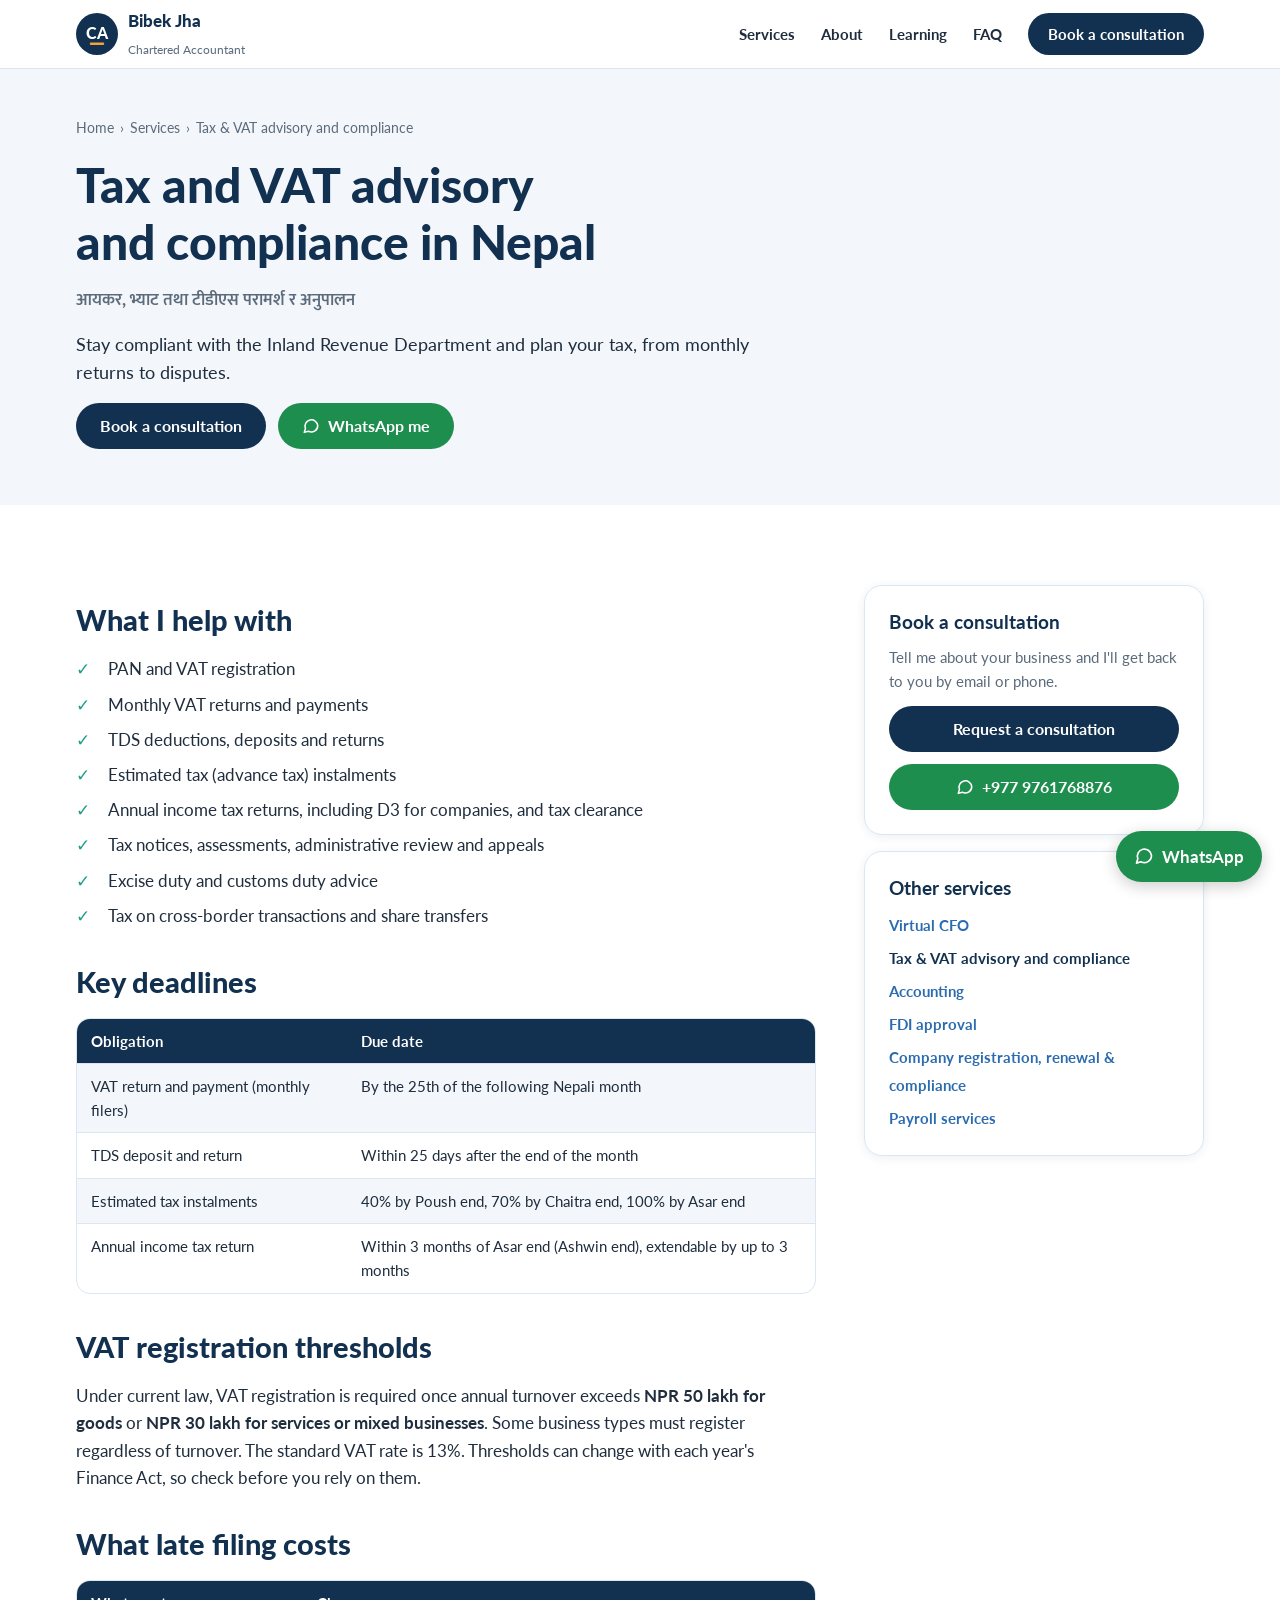
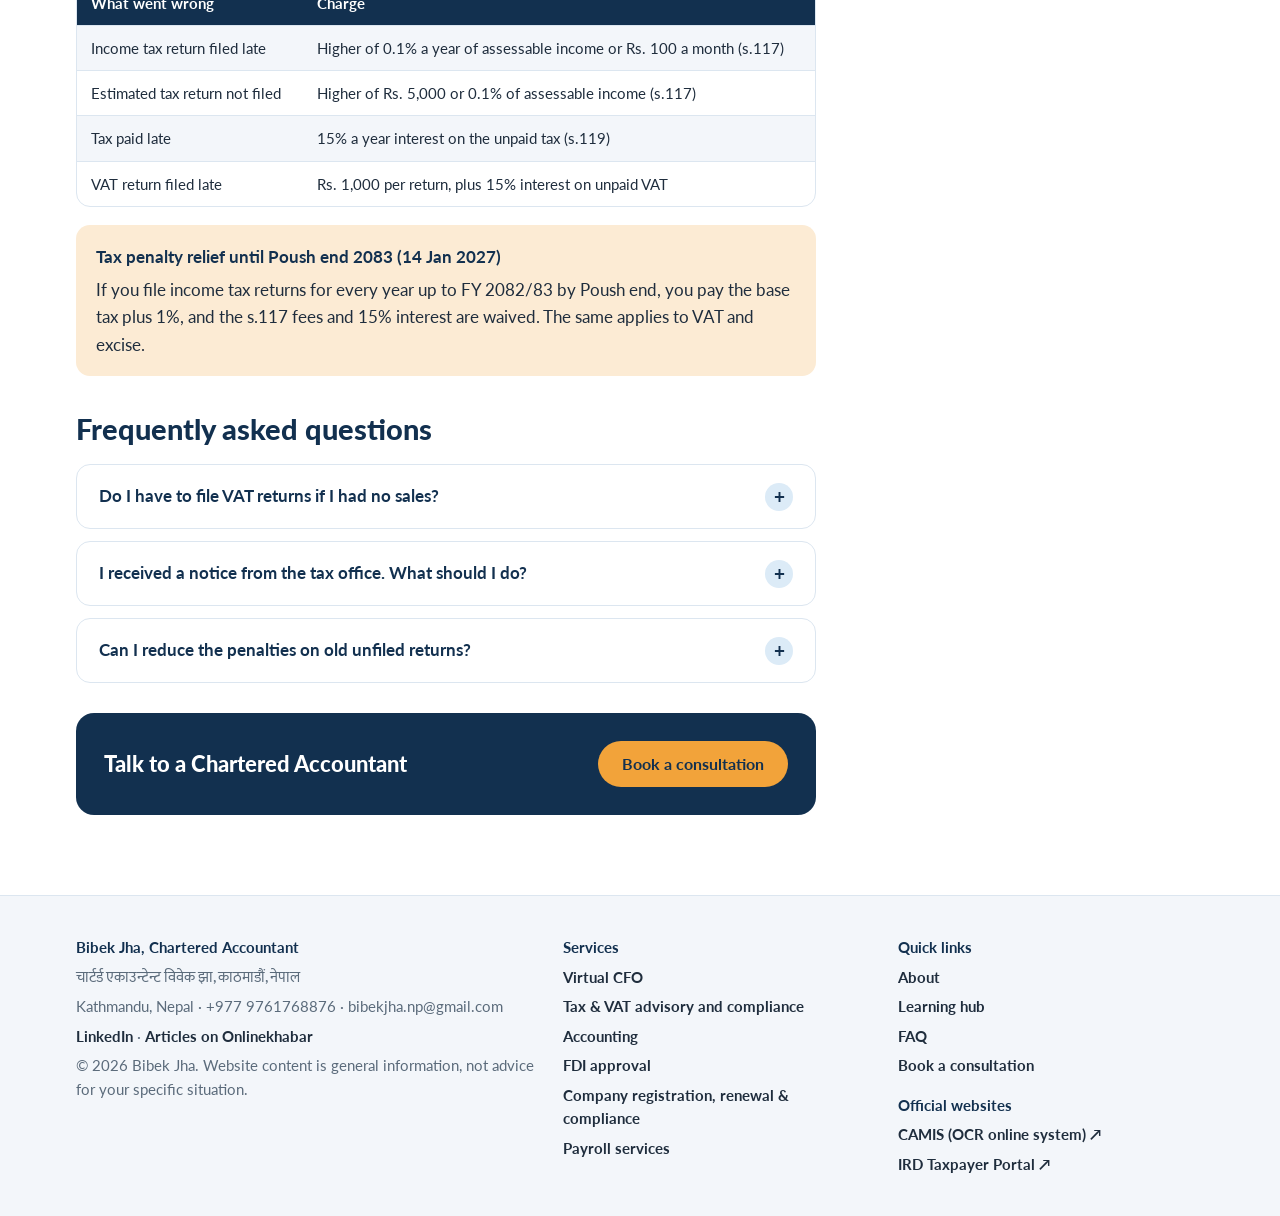
<file: tax-vat-services-nepal.html>
<!doctype html>
<html lang="en">
<head>
<meta charset="utf-8">
<meta name="viewport" content="width=device-width,initial-scale=1,viewport-fit=cover">
<title>Tax &amp; VAT Services in Nepal | Income Tax, VAT, TDS | CA Bibek Jha</title>
<meta name="claude:viewport-fit-sides" content="cover">
<meta name="description" content="Income tax, VAT and TDS compliance and advisory in Nepal: registration, monthly returns, D3 filing, tax notices and appeals, excise and customs advice. CA Bibek Jha, Kathmandu.">
<link rel="canonical" href="https://bibekjha.com.np/tax-vat-services-nepal.html">
<meta property="og:type" content="website">
<meta property="og:title" content="Tax &amp; VAT Services in Nepal | Income Tax, VAT, TDS | CA Bibek Jha">
<meta property="og:description" content="Income tax, VAT and TDS compliance and advisory in Nepal: registration, monthly returns, D3 filing, tax notices and appeals, excise and customs advice. CA Bibek Jha, Kathmandu.">
<meta property="og:url" content="https://bibekjha.com.np/tax-vat-services-nepal.html">
<meta property="og:image" content="https://bibekjha.com.np/og-image.jpg">
<meta property="og:image:width" content="1200">
<meta property="og:image:height" content="630">
<meta property="og:image:alt" content="Bibek Jha, CA in Nepal">
<meta name="twitter:card" content="summary_large_image">
<link rel="icon" href="favicon.svg" type="image/svg+xml">
<link rel="icon" href="favicon-96.png" sizes="96x96" type="image/png">
<link rel="icon" href="favicon.ico" sizes="any">
<link rel="apple-touch-icon" href="apple-touch-icon.png">
<link rel="manifest" href="site.webmanifest">
<meta name="theme-color" content="#12304F">
<link rel="preconnect" href="https://fonts.googleapis.com">
<link rel="preconnect" href="https://fonts.gstatic.com" crossorigin>
<link rel="stylesheet" href="https://fonts.googleapis.com/css2?family=Lato:ital,wght@0,400;0,700;0,900;1,400&family=Mukta:wght@400;600;700&display=swap">
<link rel="stylesheet" href="styles.css">
<script type="application/ld+json">
{
 "@context": "https://schema.org",
 "@type": "Service",
 "name": "Tax and VAT advisory and compliance in Nepal",
 "serviceType": "Tax & VAT advisory and compliance",
 "description": "Income tax, VAT and TDS compliance and advisory in Nepal: registration, monthly returns, D3 filing, tax notices and appeals, excise and customs advice. CA Bibek Jha, Kathmandu.",
 "areaServed": {
  "@type": "Country",
  "name": "Nepal"
 },
 "provider": {
  "@id": "https://bibekjha.com.np/#business"
 },
 "url": "https://bibekjha.com.np/tax-vat-services-nepal.html"
}
</script>
<script type="application/ld+json">
{
 "@context": "https://schema.org",
 "@type": "BreadcrumbList",
 "itemListElement": [
  {
   "@type": "ListItem",
   "position": 1,
   "name": "Home",
   "item": "https://bibekjha.com.np/"
  },
  {
   "@type": "ListItem",
   "position": 2,
   "name": "Tax & VAT advisory and compliance",
   "item": "https://bibekjha.com.np/tax-vat-services-nepal.html"
  }
 ]
}
</script>
<script type="application/ld+json">
{
 "@context": "https://schema.org",
 "@type": "FAQPage",
 "mainEntity": [
  {
   "@type": "Question",
   "name": "Do I have to file VAT returns if I had no sales?",
   "acceptedAnswer": {
    "@type": "Answer",
    "text": "Yes. A VAT-registered business must file its monthly return even when there were no sales or purchases. A missed return is fined Rs. 1,000."
   }
  },
  {
   "@type": "Question",
   "name": "I received a notice from the tax office. What should I do?",
   "acceptedAnswer": {
    "@type": "Answer",
    "text": "Don't ignore it; notices carry response deadlines. Share the notice and your records, and I'll help you respond, prepare for the assessment and, if needed, file for administrative review or appeal."
   }
  },
  {
   "@type": "Question",
   "name": "Can I reduce the penalties on old unfiled returns?",
   "acceptedAnswer": {
    "@type": "Answer",
    "text": "Until Poush end 2083 (14 January 2027), yes. File all returns up to FY 2082/83 by then and you pay only the base tax plus 1%; the fees and interest are waived."
   }
  }
 ]
}
</script>
</head>
<body>
<header class="site">
  <div class="wrap nav">
    <a class="brand" href="index.html" aria-label="Bibek Jha, Chartered Accountant, home">
      <svg class="logo" viewBox="0 0 64 64" role="img" aria-label="CA"><circle cx="32" cy="32" r="32" style="fill: var(--btn)"/><text x="32" y="39" text-anchor="middle" font-family="Lato, Arial, sans-serif" font-weight="900" font-size="25" letter-spacing="0.5" style="fill: var(--btn-ink)">CA</text><rect x="21" y="45" width="22" height="3.6" rx="1.8" style="fill: var(--amber)"/></svg>
      <span><span class="brand-name">Bibek Jha</span><br><span class="brand-sub">Chartered Accountant</span></span>
    </a>
    <button class="menu-btn" id="menuBtn" aria-expanded="false" aria-controls="navLinks">Menu</button>
    <nav class="nav-links" id="navLinks">
      <a href="index.html#services">Services</a>
      <a href="index.html#about">About</a>
      <a href="index.html#learning">Learning</a>
      <a href="index.html#faq">FAQ</a>
      <a class="btn btn-primary" href="index.html#book">Book a consultation</a>
    </nav>
  </div>
</header>
<main id="top">
  <section class="page-hero">
    <div class="wrap">
      <nav class="crumbs" aria-label="Breadcrumb"><a href="index.html">Home</a><span>›</span><a href="index.html#services">Services</a><span>›</span><span>Tax &amp; VAT advisory and compliance</span></nav>
      <h1>Tax and VAT advisory and compliance in Nepal</h1>
      <p class="np-line np" lang="ne">आयकर, भ्याट तथा टीडीएस परामर्श र अनुपालन</p>
      <p class="lead">Stay compliant with the Inland Revenue Department and plan your tax, from monthly returns to disputes.</p>
      <div class="hero-ctas"><a class="btn btn-primary" href="index.html#book">Book a consultation</a><a class="btn btn-wa" href="https://wa.me/9779761768876?text=Hello%20Bibek%2C%20I%20would%20like%20to%20discuss%20my%20accounting%20and%20tax%20needs." target="_blank" rel="noopener"><svg viewBox="0 0 24 24" fill="none" stroke="currentColor" stroke-width="2" stroke-linecap="round" stroke-linejoin="round" aria-hidden="true"><path d="M21 11.5a8.5 8.5 0 0 1-12.6 7.4L3 20.5l1.6-5.2A8.5 8.5 0 1 1 21 11.5z"/></svg> WhatsApp me</a></div>
    </div>
  </section>
  <section class="band">
    <div class="wrap page-grid">
      <article class="prose">

<h2>What I help with</h2>
<ul class="checklist">
<li>PAN and VAT registration</li>
<li>Monthly VAT returns and payments</li>
<li>TDS deductions, deposits and returns</li>
<li>Estimated tax (advance tax) instalments</li>
<li>Annual income tax returns, including D3 for companies, and tax clearance</li>
<li>Tax notices, assessments, administrative review and appeals</li>
<li>Excise duty and customs duty advice</li>
<li>Tax on cross-border transactions and share transfers</li>
</ul>
<h2>Key deadlines</h2>
<div class="table-wrap"><table class="facts">
<tr><th>Obligation</th><th>Due date</th></tr>
<tr><td>VAT return and payment (monthly filers)</td><td>By the 25th of the following Nepali month</td></tr>
<tr><td>TDS deposit and return</td><td>Within 25 days after the end of the month</td></tr>
<tr><td>Estimated tax instalments</td><td>40% by Poush end, 70% by Chaitra end, 100% by Asar end</td></tr>
<tr><td>Annual income tax return</td><td>Within 3 months of Asar end (Ashwin end), extendable by up to 3 months</td></tr>
</table></div>
<h2>VAT registration thresholds</h2>
<p>Under current law, VAT registration is required once annual turnover exceeds <strong>NPR 50 lakh for goods</strong> or <strong>NPR 30 lakh for services or mixed businesses</strong>. Some business types must register regardless of turnover. The standard VAT rate is 13%. Thresholds can change with each year's Finance Act, so check before you rely on them.</p>
<h2>What late filing costs</h2>
<div class="table-wrap"><table class="facts">
<tr><th>What went wrong</th><th>Charge</th></tr>
<tr><td>Income tax return filed late</td><td>Higher of 0.1% a year of assessable income or Rs. 100 a month (s.117)</td></tr>
<tr><td>Estimated tax return not filed</td><td>Higher of Rs. 5,000 or 0.1% of assessable income (s.117)</td></tr>
<tr><td>Tax paid late</td><td>15% a year interest on the unpaid tax (s.119)</td></tr>
<tr><td>VAT return filed late</td><td>Rs. 1,000 per return, plus 15% interest on unpaid VAT</td></tr>
</table></div>
<div class="callout warn" data-expires="2027-01-15"><strong>Tax penalty relief until Poush end 2083 (14 Jan 2027)</strong><span>If you file income tax returns for every year up to FY 2082/83 by Poush end, you pay the base tax plus 1%, and the s.117 fees and 15% interest are waived. The same applies to VAT and excise.</span></div>

        <h2>Frequently asked questions</h2>
        <div class="faq"><details><summary>Do I have to file VAT returns if I had no sales?</summary><div class="answer"><p>Yes. A VAT-registered business must file its monthly return even when there were no sales or purchases. A missed return is fined Rs. 1,000.</p></div></details><details><summary>I received a notice from the tax office. What should I do?</summary><div class="answer"><p>Don't ignore it; notices carry response deadlines. Share the notice and your records, and I'll help you respond, prepare for the assessment and, if needed, file for administrative review or appeal.</p></div></details><details><summary>Can I reduce the penalties on old unfiled returns?</summary><div class="answer"><p>Until Poush end 2083 (14 January 2027), yes. File all returns up to FY 2082/83 by then and you pay only the base tax plus 1%; the fees and interest are waived.</p></div></details></div>
        <div class="cta-band"><h2>Talk to a Chartered Accountant</h2><a class="btn btn-amber" href="index.html#book">Book a consultation</a></div>
      </article>
      <aside class="side">
        <div class="card">
          <h3>Book a consultation</h3>
          <p>Tell me about your business and I'll get back to you by email or phone.</p>
          <a class="btn btn-primary" href="index.html#book">Request a consultation</a>
          <a class="btn btn-wa" href="https://wa.me/9779761768876?text=Hello%20Bibek%2C%20I%20would%20like%20to%20discuss%20my%20accounting%20and%20tax%20needs." target="_blank" rel="noopener"><svg viewBox="0 0 24 24" fill="none" stroke="currentColor" stroke-width="2" stroke-linecap="round" stroke-linejoin="round" aria-hidden="true"><path d="M21 11.5a8.5 8.5 0 0 1-12.6 7.4L3 20.5l1.6-5.2A8.5 8.5 0 1 1 21 11.5z"/></svg> +977 9761768876</a>
        </div>
        <div class="card">
          <h3>Other services</h3>
          <ul><li><a href="virtual-cfo-nepal.html">Virtual CFO</a></li><li><a href="tax-vat-services-nepal.html" aria-current="page">Tax &amp; VAT advisory and compliance</a></li><li><a href="accounting-services-nepal.html">Accounting</a></li><li><a href="fdi-approval-nepal.html">FDI approval</a></li><li><a href="company-registration-nepal.html">Company registration, renewal &amp; compliance</a></li><li><a href="payroll-services-nepal.html">Payroll services</a></li></ul>
        </div>
      </aside>
    </div>
  </section>
</main>
<footer>
  <div class="wrap foot">
    <div class="foot-col">
      <strong style="color: var(--heading)">Bibek Jha, Chartered Accountant</strong>
      <span class="np">चार्टर्ड एकाउन्टेन्ट विवेक झा, काठमाडौं, नेपाल</span>
      <span>Kathmandu, Nepal · +977 9761768876 · bibekjha.np@gmail.com</span>
      <span><a href="https://www.linkedin.com/in/bibekjha/" target="_blank" rel="noopener">LinkedIn</a> · <a href="https://english.onlinekhabar.com/writer/499792" target="_blank" rel="noopener">Articles on Onlinekhabar</a></span>
      <span>© <span class="yr">2026</span> Bibek Jha. Website content is general information, not advice for your specific situation.</span>
    </div>
    <div class="foot-col">
      <strong style="color: var(--heading)">Services</strong>
      <ul class="foot-list"><li><a href="virtual-cfo-nepal.html">Virtual CFO</a></li><li><a href="tax-vat-services-nepal.html">Tax &amp; VAT advisory and compliance</a></li><li><a href="accounting-services-nepal.html">Accounting</a></li><li><a href="fdi-approval-nepal.html">FDI approval</a></li><li><a href="company-registration-nepal.html">Company registration, renewal &amp; compliance</a></li><li><a href="payroll-services-nepal.html">Payroll services</a></li></ul>
    </div>
    <div class="foot-col">
      <strong style="color: var(--heading)">Quick links</strong>
      <ul class="foot-list"><li><a href="index.html#about">About</a></li><li><a href="index.html#learning">Learning hub</a></li><li><a href="index.html#faq">FAQ</a></li><li><a href="index.html#book">Book a consultation</a></li></ul>
      <strong style="color: var(--heading); margin-top: 10px">Official websites</strong>
      <ul class="foot-list"><li><a href="https://camis.ocr.gov.np" target="_blank" rel="noopener">CAMIS (OCR online system) ↗</a></li><li><a href="https://taxpayerportal.ird.gov.np/taxpayer/app.html" target="_blank" rel="noopener">IRD Taxpayer Portal ↗</a></li></ul>
    </div>
  </div>
</footer>

<a class="wa-float" href="https://wa.me/9779761768876?text=Hello%20Bibek%2C%20I%20would%20like%20to%20discuss%20my%20accounting%20and%20tax%20needs." target="_blank" rel="noopener" aria-label="Chat on WhatsApp">
  <svg viewBox="0 0 24 24" fill="none" stroke="currentColor" stroke-width="2" stroke-linecap="round" stroke-linejoin="round" aria-hidden="true"><path d="M21 11.5a8.5 8.5 0 0 1-12.6 7.4L3 20.5l1.6-5.2A8.5 8.5 0 1 1 21 11.5z"/></svg>
  <span>WhatsApp</span>
</a>
<script src="site.js"></script>
</body>
</html>
</file>
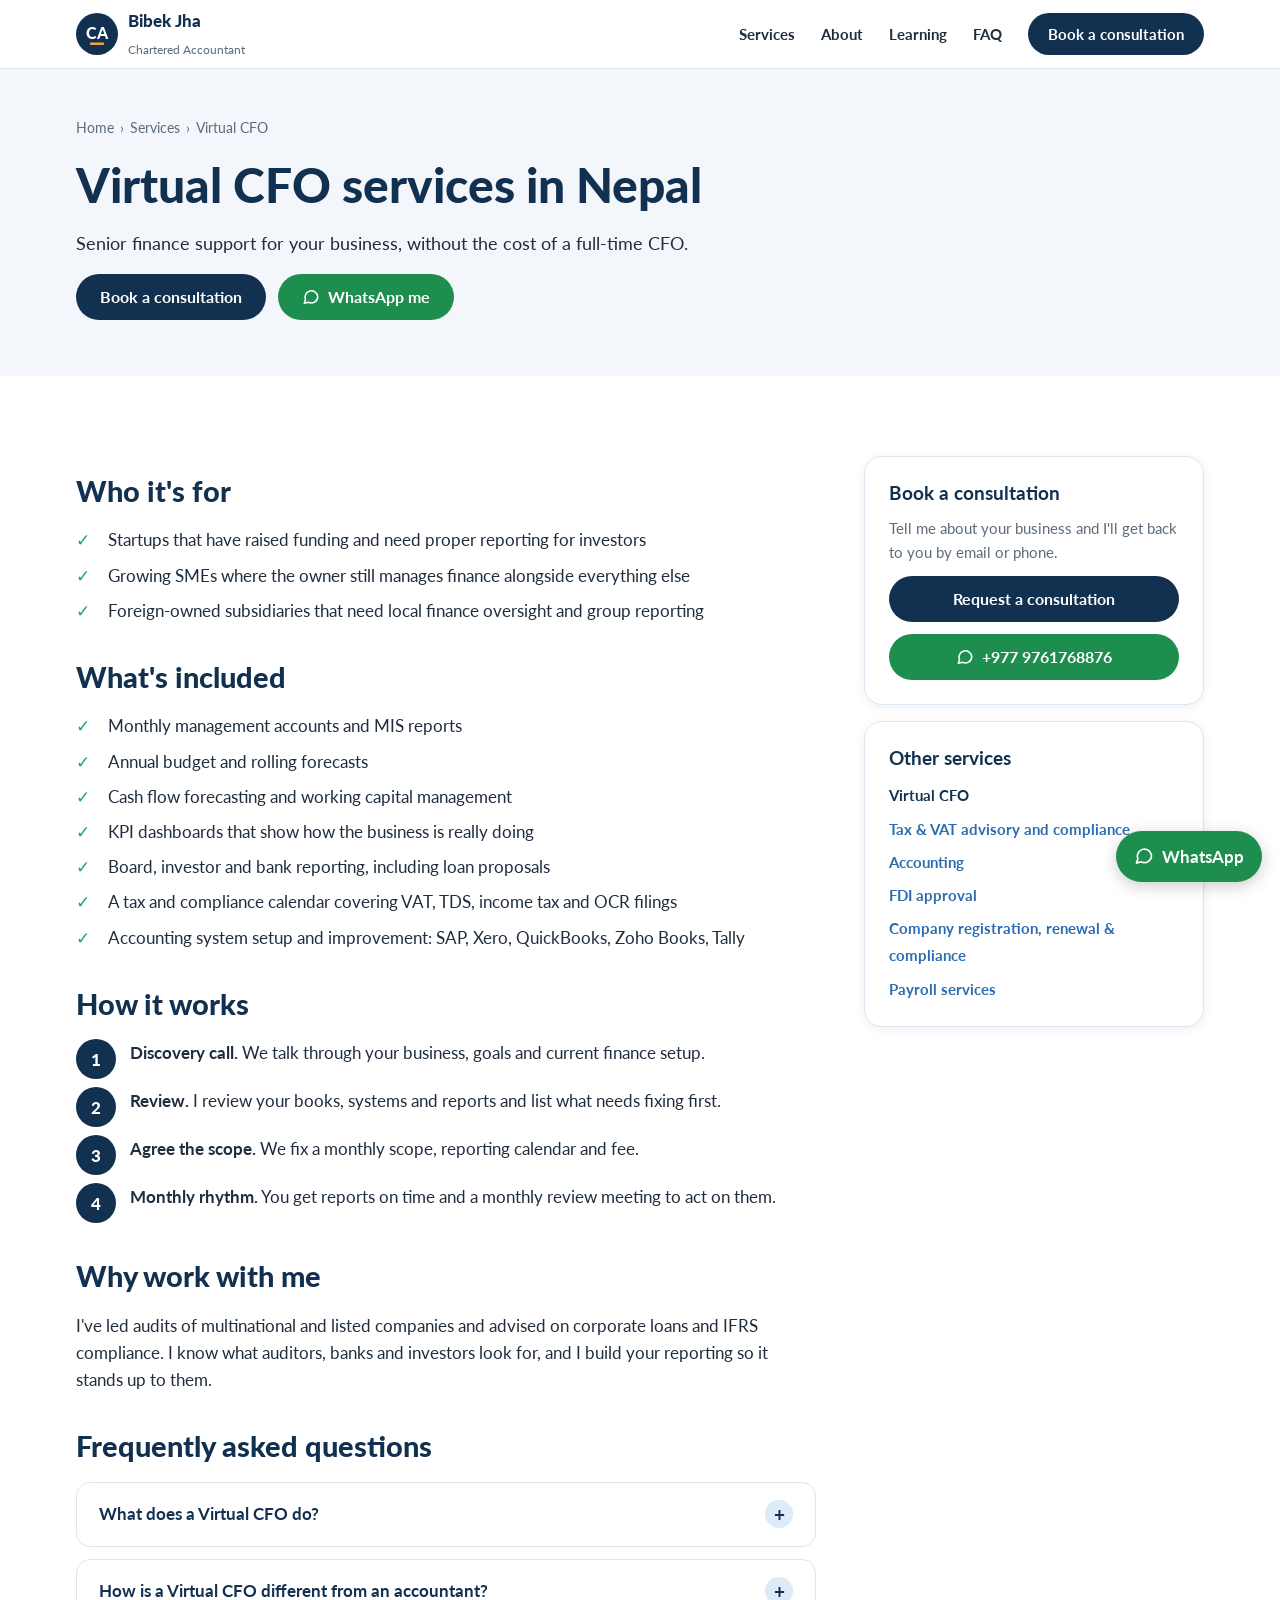
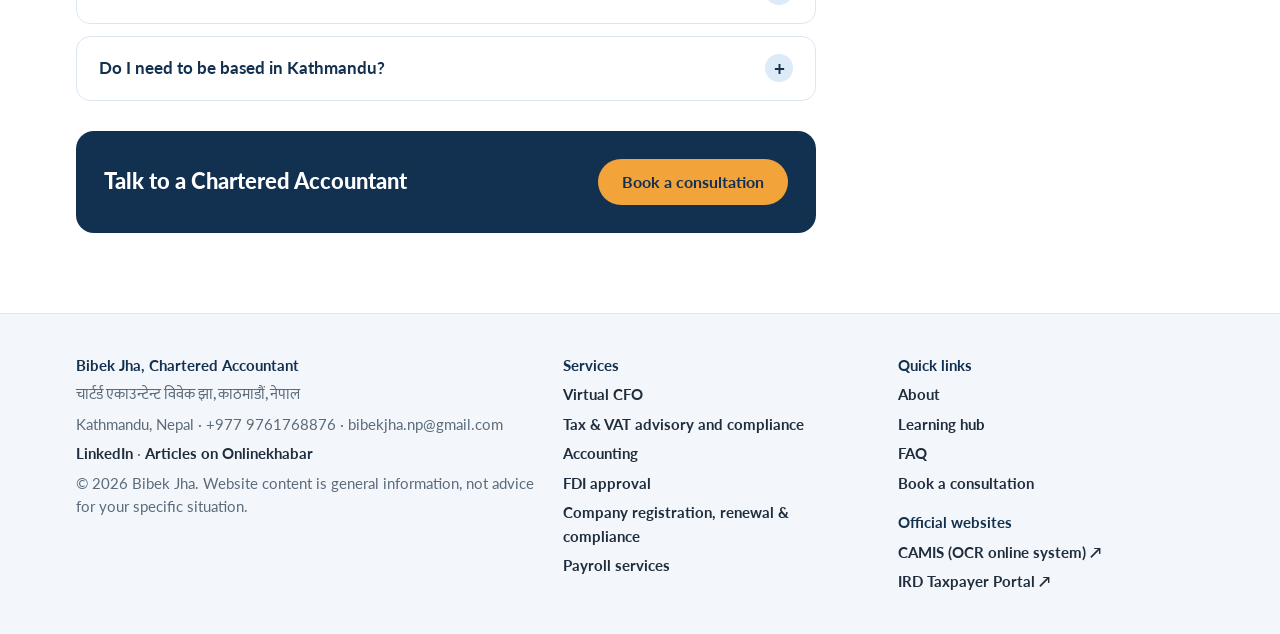
<file: virtual-cfo-nepal.html>
<!doctype html>
<html lang="en">
<head>
<meta charset="utf-8">
<meta name="viewport" content="width=device-width,initial-scale=1,viewport-fit=cover">
<title>Virtual CFO Services in Nepal | CA Bibek Jha</title>
<meta name="claude:viewport-fit-sides" content="cover">
<meta name="description" content="Part-time CFO support for Nepali startups and SMEs: MIS reports, budgets, cash flow forecasts, KPIs and investor reporting from Chartered Accountant Bibek Jha, Kathmandu.">
<link rel="canonical" href="https://bibekjha.com.np/virtual-cfo-nepal.html">
<meta property="og:type" content="website">
<meta property="og:title" content="Virtual CFO Services in Nepal | CA Bibek Jha">
<meta property="og:description" content="Part-time CFO support for Nepali startups and SMEs: MIS reports, budgets, cash flow forecasts, KPIs and investor reporting from Chartered Accountant Bibek Jha, Kathmandu.">
<meta property="og:url" content="https://bibekjha.com.np/virtual-cfo-nepal.html">
<meta property="og:image" content="https://bibekjha.com.np/og-image.jpg">
<meta property="og:image:width" content="1200">
<meta property="og:image:height" content="630">
<meta property="og:image:alt" content="Bibek Jha, CA in Nepal">
<meta name="twitter:card" content="summary_large_image">
<link rel="icon" href="favicon.svg" type="image/svg+xml">
<link rel="icon" href="favicon-96.png" sizes="96x96" type="image/png">
<link rel="icon" href="favicon.ico" sizes="any">
<link rel="apple-touch-icon" href="apple-touch-icon.png">
<link rel="manifest" href="site.webmanifest">
<meta name="theme-color" content="#12304F">
<link rel="preconnect" href="https://fonts.googleapis.com">
<link rel="preconnect" href="https://fonts.gstatic.com" crossorigin>
<link rel="stylesheet" href="https://fonts.googleapis.com/css2?family=Lato:ital,wght@0,400;0,700;0,900;1,400&family=Mukta:wght@400;600;700&display=swap">
<link rel="stylesheet" href="styles.css">
<script type="application/ld+json">
{
 "@context": "https://schema.org",
 "@type": "Service",
 "name": "Virtual CFO services in Nepal",
 "serviceType": "Virtual CFO",
 "description": "Part-time CFO support for Nepali startups and SMEs: MIS reports, budgets, cash flow forecasts, KPIs and investor reporting from Chartered Accountant Bibek Jha, Kathmandu.",
 "areaServed": {
  "@type": "Country",
  "name": "Nepal"
 },
 "provider": {
  "@id": "https://bibekjha.com.np/#business"
 },
 "url": "https://bibekjha.com.np/virtual-cfo-nepal.html"
}
</script>
<script type="application/ld+json">
{
 "@context": "https://schema.org",
 "@type": "BreadcrumbList",
 "itemListElement": [
  {
   "@type": "ListItem",
   "position": 1,
   "name": "Home",
   "item": "https://bibekjha.com.np/"
  },
  {
   "@type": "ListItem",
   "position": 2,
   "name": "Virtual CFO",
   "item": "https://bibekjha.com.np/virtual-cfo-nepal.html"
  }
 ]
}
</script>
<script type="application/ld+json">
{
 "@context": "https://schema.org",
 "@type": "FAQPage",
 "mainEntity": [
  {
   "@type": "Question",
   "name": "What does a Virtual CFO do?",
   "acceptedAnswer": {
    "@type": "Answer",
    "text": "A Virtual CFO handles the strategic side of finance part-time: reporting, budgeting, cash flow, KPIs, funding and compliance planning. You get CFO-level input for a fraction of a full-time salary."
   }
  },
  {
   "@type": "Question",
   "name": "How is a Virtual CFO different from an accountant?",
   "acceptedAnswer": {
    "@type": "Answer",
    "text": "An accountant records transactions and prepares statements. A Virtual CFO uses those numbers to plan, spot problems early and advise on decisions such as pricing, hiring and funding."
   }
  },
  {
   "@type": "Question",
   "name": "Do I need to be based in Kathmandu?",
   "acceptedAnswer": {
    "@type": "Answer",
    "text": "No. The service works remotely for businesses anywhere in Nepal, with meetings online or in person in the Kathmandu valley."
   }
  }
 ]
}
</script>
</head>
<body>
<header class="site">
  <div class="wrap nav">
    <a class="brand" href="index.html" aria-label="Bibek Jha, Chartered Accountant, home">
      <svg class="logo" viewBox="0 0 64 64" role="img" aria-label="CA"><circle cx="32" cy="32" r="32" style="fill: var(--btn)"/><text x="32" y="39" text-anchor="middle" font-family="Lato, Arial, sans-serif" font-weight="900" font-size="25" letter-spacing="0.5" style="fill: var(--btn-ink)">CA</text><rect x="21" y="45" width="22" height="3.6" rx="1.8" style="fill: var(--amber)"/></svg>
      <span><span class="brand-name">Bibek Jha</span><br><span class="brand-sub">Chartered Accountant</span></span>
    </a>
    <button class="menu-btn" id="menuBtn" aria-expanded="false" aria-controls="navLinks">Menu</button>
    <nav class="nav-links" id="navLinks">
      <a href="index.html#services">Services</a>
      <a href="index.html#about">About</a>
      <a href="index.html#learning">Learning</a>
      <a href="index.html#faq">FAQ</a>
      <a class="btn btn-primary" href="index.html#book">Book a consultation</a>
    </nav>
  </div>
</header>
<main id="top">
  <section class="page-hero">
    <div class="wrap">
      <nav class="crumbs" aria-label="Breadcrumb"><a href="index.html">Home</a><span>›</span><a href="index.html#services">Services</a><span>›</span><span>Virtual CFO</span></nav>
      <h1>Virtual CFO services in Nepal</h1>
      
      <p class="lead">Senior finance support for your business, without the cost of a full-time CFO.</p>
      <div class="hero-ctas"><a class="btn btn-primary" href="index.html#book">Book a consultation</a><a class="btn btn-wa" href="https://wa.me/9779761768876?text=Hello%20Bibek%2C%20I%20would%20like%20to%20discuss%20my%20accounting%20and%20tax%20needs." target="_blank" rel="noopener"><svg viewBox="0 0 24 24" fill="none" stroke="currentColor" stroke-width="2" stroke-linecap="round" stroke-linejoin="round" aria-hidden="true"><path d="M21 11.5a8.5 8.5 0 0 1-12.6 7.4L3 20.5l1.6-5.2A8.5 8.5 0 1 1 21 11.5z"/></svg> WhatsApp me</a></div>
    </div>
  </section>
  <section class="band">
    <div class="wrap page-grid">
      <article class="prose">

<h2>Who it's for</h2>
<ul class="checklist">
<li>Startups that have raised funding and need proper reporting for investors</li>
<li>Growing SMEs where the owner still manages finance alongside everything else</li>
<li>Foreign-owned subsidiaries that need local finance oversight and group reporting</li>
</ul>
<h2>What's included</h2>
<ul class="checklist">
<li>Monthly management accounts and MIS reports</li>
<li>Annual budget and rolling forecasts</li>
<li>Cash flow forecasting and working capital management</li>
<li>KPI dashboards that show how the business is really doing</li>
<li>Board, investor and bank reporting, including loan proposals</li>
<li>A tax and compliance calendar covering VAT, TDS, income tax and OCR filings</li>
<li>Accounting system setup and improvement: SAP, Xero, QuickBooks, Zoho Books, Tally</li>
</ul>
<h2>How it works</h2>
<ol class="steps-list">
<li><div><strong>Discovery call.</strong> We talk through your business, goals and current finance setup.</div></li>
<li><div><strong>Review.</strong> I review your books, systems and reports and list what needs fixing first.</div></li>
<li><div><strong>Agree the scope.</strong> We fix a monthly scope, reporting calendar and fee.</div></li>
<li><div><strong>Monthly rhythm.</strong> You get reports on time and a monthly review meeting to act on them.</div></li>
</ol>
<h2>Why work with me</h2>
<p>I've led audits of multinational and listed companies and advised on corporate loans and IFRS compliance. I know what auditors, banks and investors look for, and I build your reporting so it stands up to them.</p>

        <h2>Frequently asked questions</h2>
        <div class="faq"><details><summary>What does a Virtual CFO do?</summary><div class="answer"><p>A Virtual CFO handles the strategic side of finance part-time: reporting, budgeting, cash flow, KPIs, funding and compliance planning. You get CFO-level input for a fraction of a full-time salary.</p></div></details><details><summary>How is a Virtual CFO different from an accountant?</summary><div class="answer"><p>An accountant records transactions and prepares statements. A Virtual CFO uses those numbers to plan, spot problems early and advise on decisions such as pricing, hiring and funding.</p></div></details><details><summary>Do I need to be based in Kathmandu?</summary><div class="answer"><p>No. The service works remotely for businesses anywhere in Nepal, with meetings online or in person in the Kathmandu valley.</p></div></details></div>
        <div class="cta-band"><h2>Talk to a Chartered Accountant</h2><a class="btn btn-amber" href="index.html#book">Book a consultation</a></div>
      </article>
      <aside class="side">
        <div class="card">
          <h3>Book a consultation</h3>
          <p>Tell me about your business and I'll get back to you by email or phone.</p>
          <a class="btn btn-primary" href="index.html#book">Request a consultation</a>
          <a class="btn btn-wa" href="https://wa.me/9779761768876?text=Hello%20Bibek%2C%20I%20would%20like%20to%20discuss%20my%20accounting%20and%20tax%20needs." target="_blank" rel="noopener"><svg viewBox="0 0 24 24" fill="none" stroke="currentColor" stroke-width="2" stroke-linecap="round" stroke-linejoin="round" aria-hidden="true"><path d="M21 11.5a8.5 8.5 0 0 1-12.6 7.4L3 20.5l1.6-5.2A8.5 8.5 0 1 1 21 11.5z"/></svg> +977 9761768876</a>
        </div>
        <div class="card">
          <h3>Other services</h3>
          <ul><li><a href="virtual-cfo-nepal.html" aria-current="page">Virtual CFO</a></li><li><a href="tax-vat-services-nepal.html">Tax &amp; VAT advisory and compliance</a></li><li><a href="accounting-services-nepal.html">Accounting</a></li><li><a href="fdi-approval-nepal.html">FDI approval</a></li><li><a href="company-registration-nepal.html">Company registration, renewal &amp; compliance</a></li><li><a href="payroll-services-nepal.html">Payroll services</a></li></ul>
        </div>
      </aside>
    </div>
  </section>
</main>
<footer>
  <div class="wrap foot">
    <div class="foot-col">
      <strong style="color: var(--heading)">Bibek Jha, Chartered Accountant</strong>
      <span class="np">चार्टर्ड एकाउन्टेन्ट विवेक झा, काठमाडौं, नेपाल</span>
      <span>Kathmandu, Nepal · +977 9761768876 · bibekjha.np@gmail.com</span>
      <span><a href="https://www.linkedin.com/in/bibekjha/" target="_blank" rel="noopener">LinkedIn</a> · <a href="https://english.onlinekhabar.com/writer/499792" target="_blank" rel="noopener">Articles on Onlinekhabar</a></span>
      <span>© <span class="yr">2026</span> Bibek Jha. Website content is general information, not advice for your specific situation.</span>
    </div>
    <div class="foot-col">
      <strong style="color: var(--heading)">Services</strong>
      <ul class="foot-list"><li><a href="virtual-cfo-nepal.html">Virtual CFO</a></li><li><a href="tax-vat-services-nepal.html">Tax &amp; VAT advisory and compliance</a></li><li><a href="accounting-services-nepal.html">Accounting</a></li><li><a href="fdi-approval-nepal.html">FDI approval</a></li><li><a href="company-registration-nepal.html">Company registration, renewal &amp; compliance</a></li><li><a href="payroll-services-nepal.html">Payroll services</a></li></ul>
    </div>
    <div class="foot-col">
      <strong style="color: var(--heading)">Quick links</strong>
      <ul class="foot-list"><li><a href="index.html#about">About</a></li><li><a href="index.html#learning">Learning hub</a></li><li><a href="index.html#faq">FAQ</a></li><li><a href="index.html#book">Book a consultation</a></li></ul>
      <strong style="color: var(--heading); margin-top: 10px">Official websites</strong>
      <ul class="foot-list"><li><a href="https://camis.ocr.gov.np" target="_blank" rel="noopener">CAMIS (OCR online system) ↗</a></li><li><a href="https://taxpayerportal.ird.gov.np/taxpayer/app.html" target="_blank" rel="noopener">IRD Taxpayer Portal ↗</a></li></ul>
    </div>
  </div>
</footer>

<a class="wa-float" href="https://wa.me/9779761768876?text=Hello%20Bibek%2C%20I%20would%20like%20to%20discuss%20my%20accounting%20and%20tax%20needs." target="_blank" rel="noopener" aria-label="Chat on WhatsApp">
  <svg viewBox="0 0 24 24" fill="none" stroke="currentColor" stroke-width="2" stroke-linecap="round" stroke-linejoin="round" aria-hidden="true"><path d="M21 11.5a8.5 8.5 0 0 1-12.6 7.4L3 20.5l1.6-5.2A8.5 8.5 0 1 1 21 11.5z"/></svg>
  <span>WhatsApp</span>
</a>
<script src="site.js"></script>
</body>
</html>
</file>
<file: styles.css>
/* Layout: sticky header, light tinted hero with photo-in-circle (echoing the deck), then alternating white / tint bands. */
:root {
  --bg: #FFFFFF;
  --surface: #FFFFFF;
  --surface-2: #F3F6FA;
  --tint: #DCEBF7;
  --ink: #1F2D3D;
  --heading: #12304F;
  --muted: #5B6B7B;
  --line: #DCE6F0;
  --accent: #2B6CB0;
  --btn: #12304F;
  --btn-ink: #FFFFFF;
  --amber: #F2A33A;
  --amber-ink: #12304F;
  --teal: #1F9D8B;
  --coral: #D9534F;
  --wa: #1E8E4E;
  --shadow: 0 2px 10px rgba(18, 48, 79, 0.08);
  --font: "Lato", "Calibri", "Segoe UI", system-ui, sans-serif;
  --radius: 14px;
}
@media (prefers-color-scheme: dark) {
  :root:not([data-theme="light"]) {
    --bg: #0E1A27; --surface: #142436; --surface-2: #112033; --tint: #1B3450;
    --ink: #DCE5EE; --heading: #F2F6FA; --muted: #9AAFC3; --line: #24394F;
    --accent: #78AEEA; --btn: #78AEEA; --btn-ink: #0E1A27; --amber: #F2A33A; --amber-ink: #12304F;
    --teal: #3CB8A5; --coral: #EE7A75; --wa: #2BA862; --shadow: 0 2px 12px rgba(0, 0, 0, 0.35);
    color-scheme: dark;
  }
}
:root[data-theme="dark"] {
  --bg: #0E1A27; --surface: #142436; --surface-2: #112033; --tint: #1B3450;
  --ink: #DCE5EE; --heading: #F2F6FA; --muted: #9AAFC3; --line: #24394F;
  --accent: #78AEEA; --btn: #78AEEA; --btn-ink: #0E1A27; --amber: #F2A33A; --amber-ink: #12304F;
  --teal: #3CB8A5; --coral: #EE7A75; --wa: #2BA862; --shadow: 0 2px 12px rgba(0, 0, 0, 0.35);
  color-scheme: dark;
}

* { box-sizing: border-box; }
[hidden] { display: none !important; }
html { scroll-behavior: smooth; }
@media (prefers-reduced-motion: reduce) { html { scroll-behavior: auto; } * { transition: none !important; } }
body { margin: 0; background: var(--bg); color: var(--ink); font-family: var(--font); font-size: 17px; line-height: 1.6; }
body::before { content: ""; position: fixed; inset: 0 0 auto; height: env(safe-area-inset-top, 0px); z-index: 60; background: var(--surface); }
img { max-width: 100%; display: block; }
a { color: var(--accent); }
h1, h2, h3 { color: var(--heading); line-height: 1.2; text-wrap: balance; margin: 0; }
h2 { font-size: clamp(1.75rem, 1.3rem + 1.6vw, 2.4rem); font-weight: 900; }
h3 { font-size: 1.15rem; font-weight: 700; }
p { margin: 0; }
:focus-visible { outline: 3px solid var(--amber); outline-offset: 2px; border-radius: 6px; }

.wrap { max-width: 1160px; margin: 0 auto; padding-left: max(16px, env(safe-area-inset-left, 0px)); padding-right: max(16px, env(safe-area-inset-right, 0px)); }
section { scroll-margin-top: 76px; }
.band { padding-block: 80px; }
.band.tinted { background: var(--surface-2); }
.eyebrow { font-size: 0.78rem; font-weight: 700; letter-spacing: 0.12em; text-transform: uppercase; color: var(--accent); }
.section-head { display: grid; gap: 10px; max-width: 680px; margin-bottom: 40px; }
.section-head p { color: var(--muted); }

.btn { display: inline-flex; align-items: center; gap: 8px; padding: 12px 22px; border-radius: 999px; font: 700 0.98rem var(--font); text-decoration: none; border: 2px solid transparent; cursor: pointer; transition: transform .15s ease, box-shadow .15s ease; }
.btn:hover { transform: translateY(-1px); box-shadow: var(--shadow); }
.btn-primary { background: var(--btn); color: var(--btn-ink); }
.btn-amber { background: var(--amber); color: var(--amber-ink); }
.btn-outline { background: transparent; color: var(--heading); border-color: var(--line); }
.btn-wa { background: var(--wa); color: #FFFFFF; }
.btn svg { width: 18px; height: 18px; }

/* Header */
header.site { position: sticky; top: env(safe-area-inset-top, 0px); z-index: 50; background: var(--surface); border-bottom: 1px solid var(--line); }
.nav { display: flex; align-items: center; justify-content: space-between; gap: 16px; height: 68px; }
.brand { display: flex; align-items: center; gap: 10px; text-decoration: none; color: var(--heading); min-width: 0; }
.mono { width: 40px; height: 40px; border-radius: 50%; background: var(--btn); color: var(--btn-ink); display: grid; place-items: center; font-weight: 900; font-size: 0.95rem; flex: none; }
.brand-name { font-weight: 900; font-size: 1.05rem; line-height: 1.1; }
.brand-sub { font-size: 0.78rem; color: var(--muted); }
.nav-links { display: flex; align-items: center; gap: 26px; }
.nav-links a { color: var(--ink); text-decoration: none; font-weight: 700; font-size: 0.95rem; }
.nav-links a:hover { color: var(--accent); }
.nav-links .btn { color: var(--btn-ink); padding: 10px 18px; }
.menu-btn { display: none; background: none; border: 1px solid var(--line); border-radius: 10px; padding: 8px 10px; color: var(--heading); cursor: pointer; }
@media (max-width: 860px) {
  .menu-btn { display: block; }
  .nav-links { display: none; position: absolute; top: 68px; left: 0; right: 0; flex-direction: column; align-items: stretch; gap: 4px; background: var(--surface); border-bottom: 1px solid var(--line); padding: 12px max(16px, env(safe-area-inset-right, 0px)) 18px max(16px, env(safe-area-inset-left, 0px)); }
  .nav-links.open { display: flex; }
  .nav-links a { padding: 10px 4px; }
  .nav-links .btn { justify-content: center; margin-top: 6px; }
}

/* Hero */
.hero { background: var(--surface-2); padding-block: 64px 72px; }
.hero-grid { display: grid; grid-template-columns: 1.15fr 1fr; gap: 48px; align-items: center; }
.hero-copy { display: grid; gap: 22px; min-width: 0; }
.pill { justify-self: start; border: 1.5px solid var(--accent); color: var(--accent); background: var(--surface); border-radius: 999px; padding: 6px 14px; font-size: 0.78rem; font-weight: 700; letter-spacing: 0.1em; text-transform: uppercase; }
.hero h1 { font-size: clamp(2.2rem, 1.4rem + 3vw, 3.5rem); font-weight: 900; }
.hero h1 span { color: var(--accent); }
.hero-lead { font-size: 1.15rem; color: var(--ink); max-width: 560px; }
.hero-ctas { display: flex; flex-wrap: wrap; gap: 12px; }
.hero-visual { position: relative; justify-self: center; width: min(440px, 100%); aspect-ratio: 1; max-width: 100%; }
.hero-circle { position: absolute; inset: 0; border-radius: 50%; background: var(--tint); border: 8px solid var(--surface); box-shadow: var(--shadow); overflow: hidden; }
.hero-circle img { width: 100%; height: 100%; object-fit: cover; }
.float-chip { position: absolute; padding: 7px 14px; border-radius: 999px; font-weight: 700; font-size: 0.85rem; box-shadow: var(--shadow); white-space: nowrap; }
.float-chip { transform: translate(-50%, -50%); }
.chip-a { top: 14.6%; left: 14.6%; background: var(--amber); color: var(--amber-ink); }
.chip-b { top: 14.6%; left: 85.4%; background: var(--btn); color: var(--btn-ink); }
.chip-c { top: 85.4%; left: 14.6%; background: var(--btn); color: var(--btn-ink); }
.chip-d { top: 85.4%; left: 85.4%; background: var(--amber); color: var(--amber-ink); }
@media (max-width: 860px) {
  .hero-grid { grid-template-columns: 1fr; gap: 40px; }
  .hero-visual { width: min(320px, 82%); order: -1; }
}

.creds { display: grid; grid-template-columns: repeat(3, 1fr); gap: 16px; margin-top: 56px; }
.cred { background: var(--surface); border: 1px solid var(--line); border-radius: var(--radius); padding: 18px 20px; display: grid; gap: 4px; align-content: start; }
.cred strong { color: var(--heading); font-size: 1.05rem; }
.cred span { color: var(--muted); font-size: 0.9rem; line-height: 1.45; }
@media (max-width: 860px) { .creds { grid-template-columns: 1fr 1fr; } }
@media (max-width: 460px) { .creds { grid-template-columns: 1fr; } }

/* Services */
.services { display: grid; grid-template-columns: repeat(3, 1fr); gap: 22px; }
.svc { background: var(--surface); border: 1px solid var(--line); border-radius: var(--radius); padding: 26px; display: flex; flex-direction: column; gap: 14px; box-shadow: var(--shadow); min-width: 0; }
.icon { width: 52px; height: 52px; border-radius: 50%; background: var(--accent); display: grid; place-items: center; flex: none; }
.icon svg { width: 26px; height: 26px; stroke: var(--btn-ink); fill: none; stroke-width: 2; stroke-linecap: round; stroke-linejoin: round; }
.svc p { color: var(--muted); font-size: 0.98rem; }
.svc ul { margin: 0; padding: 0; list-style: none; display: grid; gap: 8px; font-size: 0.95rem; }
.svc li { display: grid; grid-template-columns: 10px 1fr; gap: 10px; align-items: baseline; }
.svc li::before { content: ""; width: 8px; height: 8px; border-radius: 50%; background: var(--amber); transform: translateY(-1px); }
.svc .ask { margin-top: auto; align-self: flex-start; background: none; border: none; padding: 6px 0 0; font: 700 0.95rem var(--font); color: var(--accent); cursor: pointer; }
.svc .ask:hover { text-decoration: underline; }
@media (max-width: 960px) { .services { grid-template-columns: 1fr 1fr; } }
@media (max-width: 620px) { .services { grid-template-columns: 1fr; } }

/* Steps */
.steps { display: grid; grid-template-columns: repeat(3, 1fr); gap: 22px; counter-reset: s; }
.step { display: grid; grid-template-columns: 48px 1fr; gap: 16px; align-items: start; }
.num { width: 48px; height: 48px; border-radius: 50%; background: var(--btn); color: var(--btn-ink); display: grid; place-items: center; font-weight: 900; font-size: 1.1rem; }
.step p { color: var(--muted); font-size: 0.97rem; margin-top: 4px; }
@media (max-width: 860px) { .steps { grid-template-columns: 1fr; } }

/* About */
.about { display: grid; grid-template-columns: 1.3fr 1fr; gap: 48px; align-items: center; }
.about-copy { display: grid; gap: 18px; min-width: 0; }
.about-copy p { max-width: 62ch; }
.tags { display: flex; flex-wrap: wrap; gap: 8px; }
.tag { background: var(--tint); color: var(--heading); border-radius: 999px; padding: 5px 12px; font-size: 0.85rem; font-weight: 700; }
.skills { background: var(--surface-2); border: 1px solid var(--line); border-radius: var(--radius); padding: 26px; display: grid; gap: 22px; min-width: 0; }
.skills h3 { margin-bottom: 10px; }
@media (max-width: 860px) { .about { grid-template-columns: 1fr; } }

/* Learning */
.learn-top { display: flex; flex-wrap: wrap; gap: 12px; justify-content: space-between; align-items: center; margin-bottom: 18px; }
.tabs { display: flex; gap: 8px; overflow-x: auto; padding-bottom: 4px; max-width: 100%; }
.tab { flex: none; border: 1.5px solid var(--line); background: var(--surface); color: var(--heading); border-radius: 999px; padding: 9px 16px; font: 700 0.92rem var(--font); cursor: pointer; }
.tab[aria-selected="true"] { background: var(--btn); color: var(--btn-ink); border-color: var(--btn); }
.search { flex: 1 1 220px; max-width: 320px; }
.search input { width: 100%; border: 1.5px solid var(--line); border-radius: 999px; padding: 10px 16px; font: 0.95rem var(--font); background: var(--surface); color: var(--ink); }
.folders { display: flex; flex-wrap: wrap; gap: 8px; margin-bottom: 22px; }
.folder { display: inline-flex; gap: 8px; align-items: center; border: none; background: var(--tint); color: var(--heading); border-radius: 10px; padding: 8px 14px; font: 700 0.9rem var(--font); cursor: pointer; }
.folder svg { width: 16px; height: 16px; fill: none; stroke: currentColor; stroke-width: 2; }
.folder .count { font-weight: 400; color: var(--muted); }
.folder[aria-pressed="true"] { background: var(--amber); color: var(--amber-ink); }
.folder[aria-pressed="true"] .count { color: var(--amber-ink); }
.items { display: grid; grid-template-columns: repeat(2, 1fr); gap: 16px; }
.item { background: var(--surface); border: 1px solid var(--line); border-radius: var(--radius); padding: 20px; display: flex; flex-direction: column; gap: 10px; min-width: 0; }
.item-meta { display: flex; flex-wrap: wrap; gap: 8px; align-items: center; font-size: 0.8rem; color: var(--muted); }
.badge { border-radius: 6px; padding: 2px 8px; font-weight: 900; font-size: 0.72rem; letter-spacing: 0.06em; text-transform: uppercase; color: #FFFFFF; }
.badge.pdf { background: var(--coral); }
.badge.article { background: var(--accent); }
.badge.link { background: var(--teal); }
.badge.new { background: var(--amber); color: var(--amber-ink); }
.item h3 { font-size: 1.06rem; }
.item p { color: var(--muted); font-size: 0.95rem; }
.item-actions { display: flex; flex-wrap: wrap; gap: 16px; margin-top: auto; }
.item-actions a, .item-actions button { font: 700 0.92rem var(--font); color: var(--accent); background: none; border: none; padding: 0; cursor: pointer; text-decoration: none; }
.item-actions a:hover, .item-actions button:hover { text-decoration: underline; }
.empty { grid-column: 1 / -1; border: 1.5px dashed var(--line); border-radius: var(--radius); padding: 32px; text-align: center; color: var(--muted); }
@media (max-width: 760px) { .items { grid-template-columns: 1fr; } }

/* Reader */
.reader { position: fixed; inset: 0; z-index: 80; background: rgba(10, 22, 36, 0.55); display: grid; place-items: center; padding: max(16px, env(safe-area-inset-top, 0px)) max(16px, env(safe-area-inset-right, 0px)) max(16px, env(safe-area-inset-bottom, 0px)) max(16px, env(safe-area-inset-left, 0px)); }
.reader-card { background: var(--surface); color: var(--ink); border-radius: 18px; width: min(760px, 100%); max-height: 100%; overflow-y: auto; padding: 32px; position: relative; }
.reader-card h2 { font-size: clamp(1.5rem, 1.2rem + 1.2vw, 2rem); margin: 8px 40px 18px 0; }
.reader-body { display: grid; gap: 14px; }
.reader-body h3 { margin-top: 10px; }
.reader-body ul { margin: 0; padding-left: 22px; display: grid; gap: 6px; }
.close { position: absolute; top: 18px; right: 18px; width: 38px; height: 38px; border-radius: 50%; border: 1px solid var(--line); background: var(--surface-2); color: var(--heading); font-size: 1.2rem; cursor: pointer; }

/* Booking */
.book { display: grid; grid-template-columns: 1fr 1.15fr; gap: 40px; align-items: start; }
.book-info { display: grid; gap: 20px; min-width: 0; }
.contact-list { display: grid; gap: 12px; }
.contact { display: grid; grid-template-columns: 44px 1fr; gap: 14px; align-items: center; }
.contact .icon { width: 44px; height: 44px; }
.contact .icon svg { width: 20px; height: 20px; }
.contact small { display: block; color: var(--muted); font-size: 0.8rem; }
.contact a, .contact span.v { color: var(--heading); font-weight: 700; text-decoration: none; word-break: break-word; }
.form-card { background: var(--surface); border: 1px solid var(--line); border-radius: 18px; padding: 30px; box-shadow: var(--shadow); display: grid; gap: 16px; }
.field { display: grid; gap: 6px; }
.field label { font-weight: 700; font-size: 0.92rem; color: var(--heading); }
.field input, .field textarea { width: 100%; border: 1.5px solid var(--line); border-radius: 10px; padding: 12px 14px; font: 1rem var(--font); color: var(--ink); background: var(--bg); }
.field input:focus, .field textarea:focus { border-color: var(--accent); outline: none; box-shadow: 0 0 0 3px color-mix(in srgb, var(--accent) 25%, transparent); }
.field textarea { min-height: 130px; resize: vertical; }
.row2 { display: grid; grid-template-columns: 1fr 1fr; gap: 16px; }
.hp { position: absolute; left: -9999px; }
.status { border-radius: 10px; padding: 12px 14px; font-size: 0.95rem; }
.status.ok { background: color-mix(in srgb, var(--teal) 15%, transparent); color: var(--heading); border: 1px solid var(--teal); }
.status.err { background: color-mix(in srgb, var(--coral) 12%, transparent); color: var(--heading); border: 1px solid var(--coral); }
.fine { font-size: 0.82rem; color: var(--muted); }
@media (max-width: 860px) { .book { grid-template-columns: 1fr; } }
@media (max-width: 520px) { .row2 { grid-template-columns: 1fr; } .form-card { padding: 22px; } }

/* Footer */
footer { background: var(--surface-2); border-top: 1px solid var(--line); padding-block: 40px; font-size: 0.92rem; color: var(--muted); }
.foot { display: grid; grid-template-columns: 1.5fr 1fr 1fr; gap: 28px; }
.foot-col { display: grid; gap: 6px; align-content: start; min-width: 0; }
.foot-list { list-style: none; margin: 0; padding: 0; display: grid; gap: 6px; }
@media (max-width: 760px) { .foot { grid-template-columns: 1fr; } }
.foot nav { display: flex; flex-wrap: wrap; gap: 18px; }
.foot a { color: var(--ink); text-decoration: none; font-weight: 700; }

.wa-float { position: fixed; right: calc(18px + env(safe-area-inset-right, 0px)); bottom: calc(18px + env(safe-area-inset-bottom, 0px)); z-index: 40; display: inline-flex; align-items: center; gap: 8px; background: var(--wa); color: #FFFFFF; text-decoration: none; font-weight: 700; padding: 12px 18px; border-radius: 999px; box-shadow: 0 4px 16px rgba(0, 0, 0, 0.2); }
.wa-float svg { width: 20px; height: 20px; }
@media (max-width: 520px) { .wa-float span { display: none; } .wa-float { padding: 14px; } }

/* ---------- Shared additions ---------- */
.logo { width: 42px; height: 42px; flex: none; display: block; }
.np, :lang(ne) { font-family: "Mukta", "Noto Sans Devanagari", var(--font); }
.np-line { color: var(--muted); font-size: 1.05rem; font-weight: 600; }

/* Time-limited notice bar */
.notice-bar { background: var(--amber); color: var(--amber-ink); font-size: 0.95rem; }
.notice-bar .wrap { display: flex; flex-wrap: wrap; gap: 6px 16px; align-items: center; justify-content: center; padding-block: 10px; text-align: center; }
.notice-bar a { color: var(--amber-ink); font-weight: 900; }

/* Service card links */
.svc-links { margin-top: auto; display: flex; flex-wrap: wrap; gap: 6px 18px; align-items: center; padding-top: 6px; }
.svc-links a { font-weight: 700; font-size: 0.95rem; color: var(--accent); text-decoration: none; }
.svc-links a:hover { text-decoration: underline; }
.svc-links .ask { margin-top: 0; padding: 0; }

/* FAQ */
.faq { display: grid; gap: 12px; max-width: 900px; }
.faq details { background: var(--surface); border: 1px solid var(--line); border-radius: var(--radius); padding: 0; }
.faq summary { cursor: pointer; list-style: none; padding: 18px 54px 18px 22px; font-weight: 700; color: var(--heading); font-size: 1.05rem; position: relative; }
.faq summary::-webkit-details-marker { display: none; }
.faq summary::after { content: "+"; position: absolute; right: 22px; top: 50%; transform: translateY(-50%); width: 28px; height: 28px; border-radius: 50%; background: var(--tint); color: var(--heading); display: grid; place-items: center; font-size: 1.2rem; line-height: 1; }
.faq details[open] summary::after { content: "−"; background: var(--btn); color: var(--btn-ink); }
.faq .answer { padding: 0 22px 20px; color: var(--ink); display: grid; gap: 10px; }
.faq .answer p, .faq .answer li { font-size: 0.98rem; }
.faq .answer ul { margin: 0; padding-left: 20px; display: grid; gap: 4px; }

/* Inner pages */
.crumbs { font-size: 0.88rem; color: var(--muted); display: flex; flex-wrap: wrap; gap: 6px; }
.crumbs a { color: var(--muted); text-decoration: none; }
.crumbs a:hover { color: var(--accent); }
.page-hero { background: var(--surface-2); padding-block: 48px 56px; }
.page-hero .wrap { display: grid; gap: 16px; }
.page-hero h1 { font-size: clamp(2rem, 1.4rem + 2.2vw, 3rem); font-weight: 900; max-width: 820px; }
.page-hero .lead { font-size: 1.12rem; max-width: 720px; }
.page-grid { display: grid; grid-template-columns: minmax(0, 1fr) 340px; gap: 48px; align-items: start; }
.prose { display: grid; gap: 18px; min-width: 0; }
.prose h2 { font-size: clamp(1.4rem, 1.2rem + 0.8vw, 1.8rem); margin-top: 18px; }
.prose p, .prose li { max-width: 70ch; }
.prose ul, .prose ol { margin: 0; padding-left: 22px; display: grid; gap: 8px; }
.checklist { list-style: none; padding: 0 !important; }
.checklist li { display: grid; grid-template-columns: 22px 1fr; gap: 10px; }
.checklist li::before { content: "✓"; color: var(--teal); font-weight: 900; }
.table-wrap { overflow-x: auto; border: 1px solid var(--line); border-radius: var(--radius); }
table.facts { width: 100%; border-collapse: collapse; font-size: 0.95rem; min-width: 520px; }
table.facts th { background: var(--btn); color: var(--btn-ink); text-align: left; padding: 10px 14px; font-weight: 700; }
table.facts td { padding: 10px 14px; border-top: 1px solid var(--line); vertical-align: top; font-variant-numeric: tabular-nums; }
table.facts tr:nth-child(even) td { background: var(--surface-2); }
.callout { background: var(--tint); border-radius: var(--radius); padding: 18px 20px; display: grid; gap: 6px; }
.callout.warn { background: color-mix(in srgb, var(--amber) 22%, var(--surface)); }
.callout strong { color: var(--heading); }
.side { position: sticky; top: 92px; display: grid; gap: 16px; }
.side .card { background: var(--surface); border: 1px solid var(--line); border-radius: 18px; padding: 24px; box-shadow: var(--shadow); display: grid; gap: 12px; }
.side .card h3 { font-size: 1.2rem; }
.side .card p { color: var(--muted); font-size: 0.95rem; }
.side .btn { justify-content: center; }
.side ul { margin: 0; padding: 0; list-style: none; display: grid; gap: 6px; }
.side ul a { text-decoration: none; font-weight: 700; font-size: 0.95rem; }
.side ul a[aria-current="page"] { color: var(--heading); }
.steps-list { counter-reset: st; list-style: none; padding: 0 !important; display: grid; gap: 14px; }
.steps-list li { counter-increment: st; display: grid; grid-template-columns: 40px 1fr; gap: 14px; align-items: start; }
.steps-list li::before { content: counter(st); width: 40px; height: 40px; border-radius: 50%; background: var(--btn); color: var(--btn-ink); display: grid; place-items: center; font-weight: 900; }
.cta-band { background: var(--btn); color: var(--btn-ink); border-radius: 18px; padding: 28px; display: flex; flex-wrap: wrap; gap: 16px; align-items: center; justify-content: space-between; margin-top: 12px; }
.cta-band h2 { color: var(--btn-ink); margin: 0; font-size: 1.4rem; }
.cta-band .btn-amber { color: var(--amber-ink); }
@media (max-width: 960px) { .page-grid { grid-template-columns: 1fr; } .side { position: static; } }

/* Article pages */
.article { max-width: 760px; display: grid; gap: 18px; }
.article .meta { color: var(--muted); font-size: 0.92rem; }
.article h1 { font-size: clamp(2rem, 1.4rem + 2vw, 2.8rem); font-weight: 900; }
.article h3 { font-size: 1.3rem; margin-top: 10px; }
.article ul { margin: 0; padding-left: 22px; display: grid; gap: 6px; }

/* Document viewer pages */
.doc-bar { display: flex; flex-wrap: wrap; gap: 12px; align-items: center; justify-content: space-between; margin-bottom: 16px; color: var(--muted); font-weight: 700; }
.doc-actions { display: flex; flex-wrap: wrap; gap: 10px; }
.doc-viewer { background: var(--surface-2); border: 1px solid var(--line); border-radius: var(--radius); padding: 16px; display: grid; gap: 16px; max-height: 85vh; overflow-y: auto; }
.pdf-page { width: 100%; max-width: 900px; margin: 0 auto; background: #FFFFFF; box-shadow: var(--shadow); }
.pdf-page canvas { width: 100%; height: auto; display: block; }
.doc-frame { width: 100%; height: 80vh; border: 0; background: #FFFFFF; }
</file>
